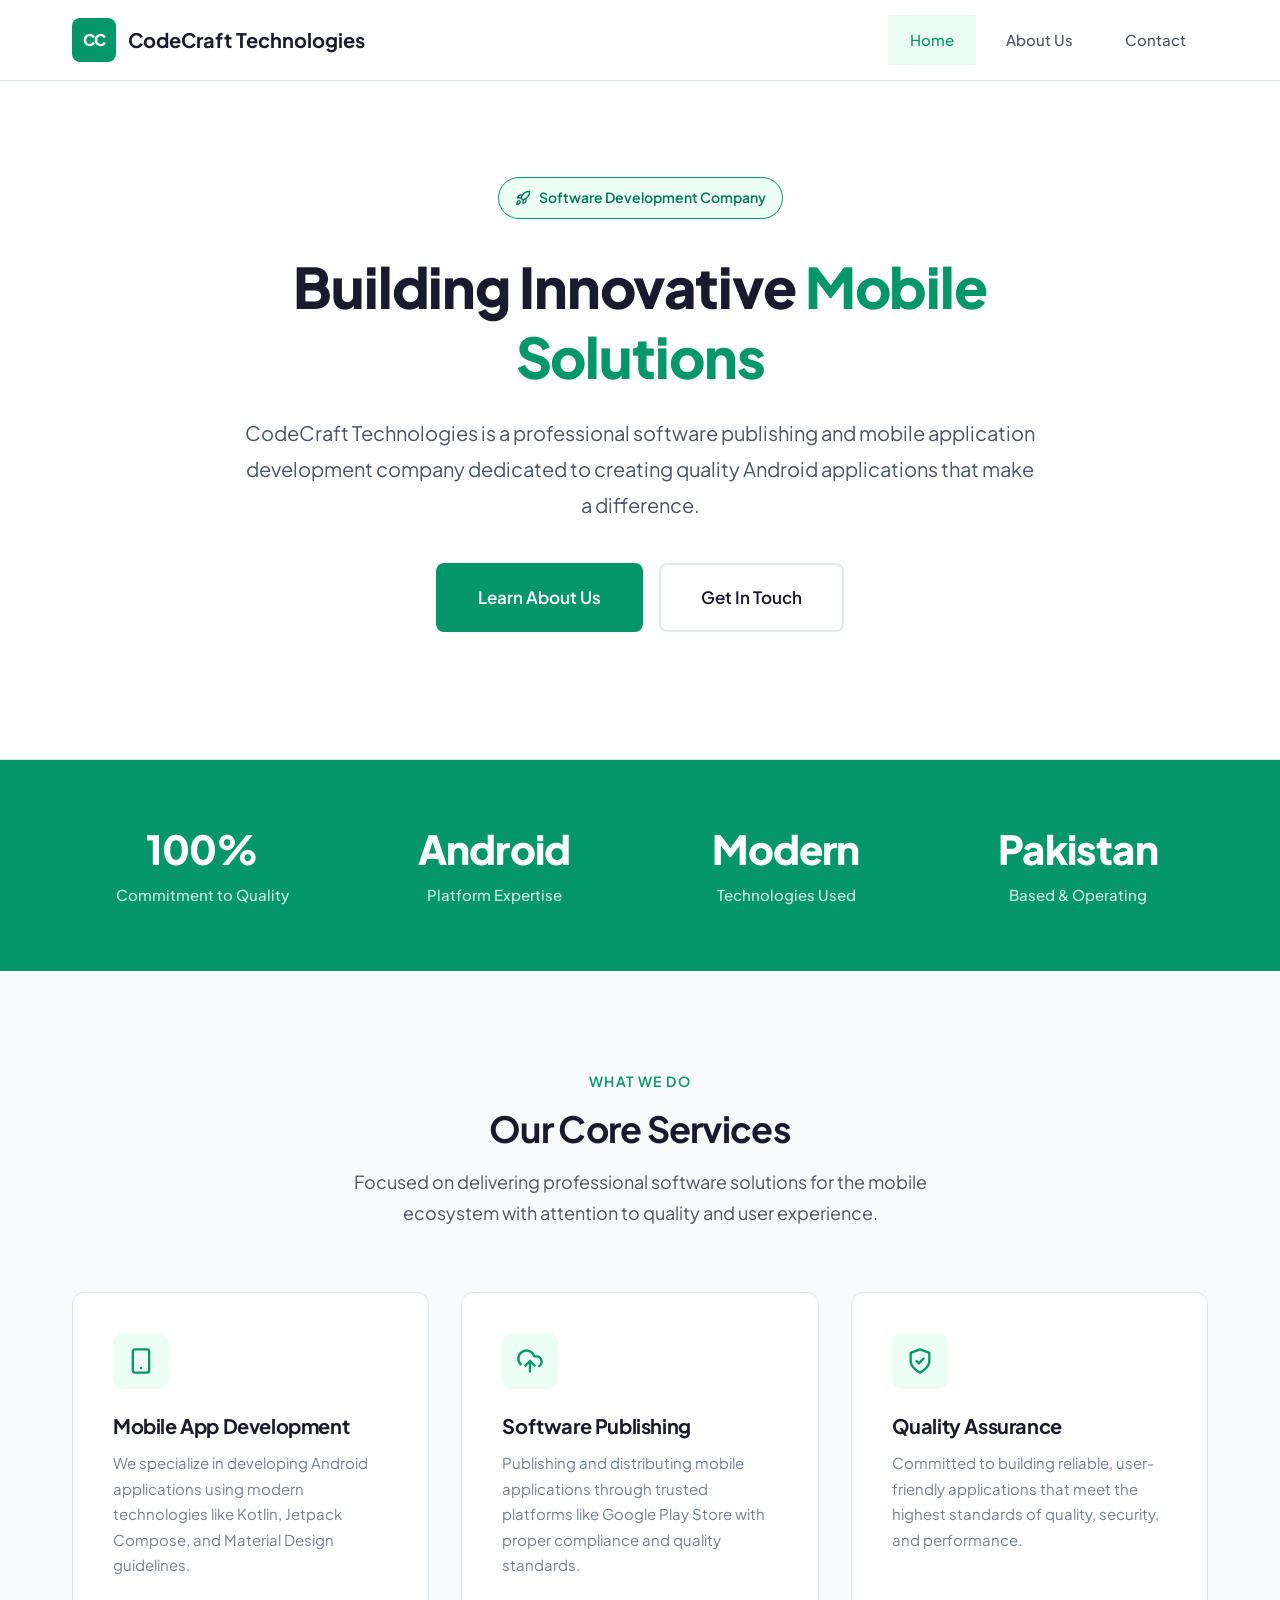
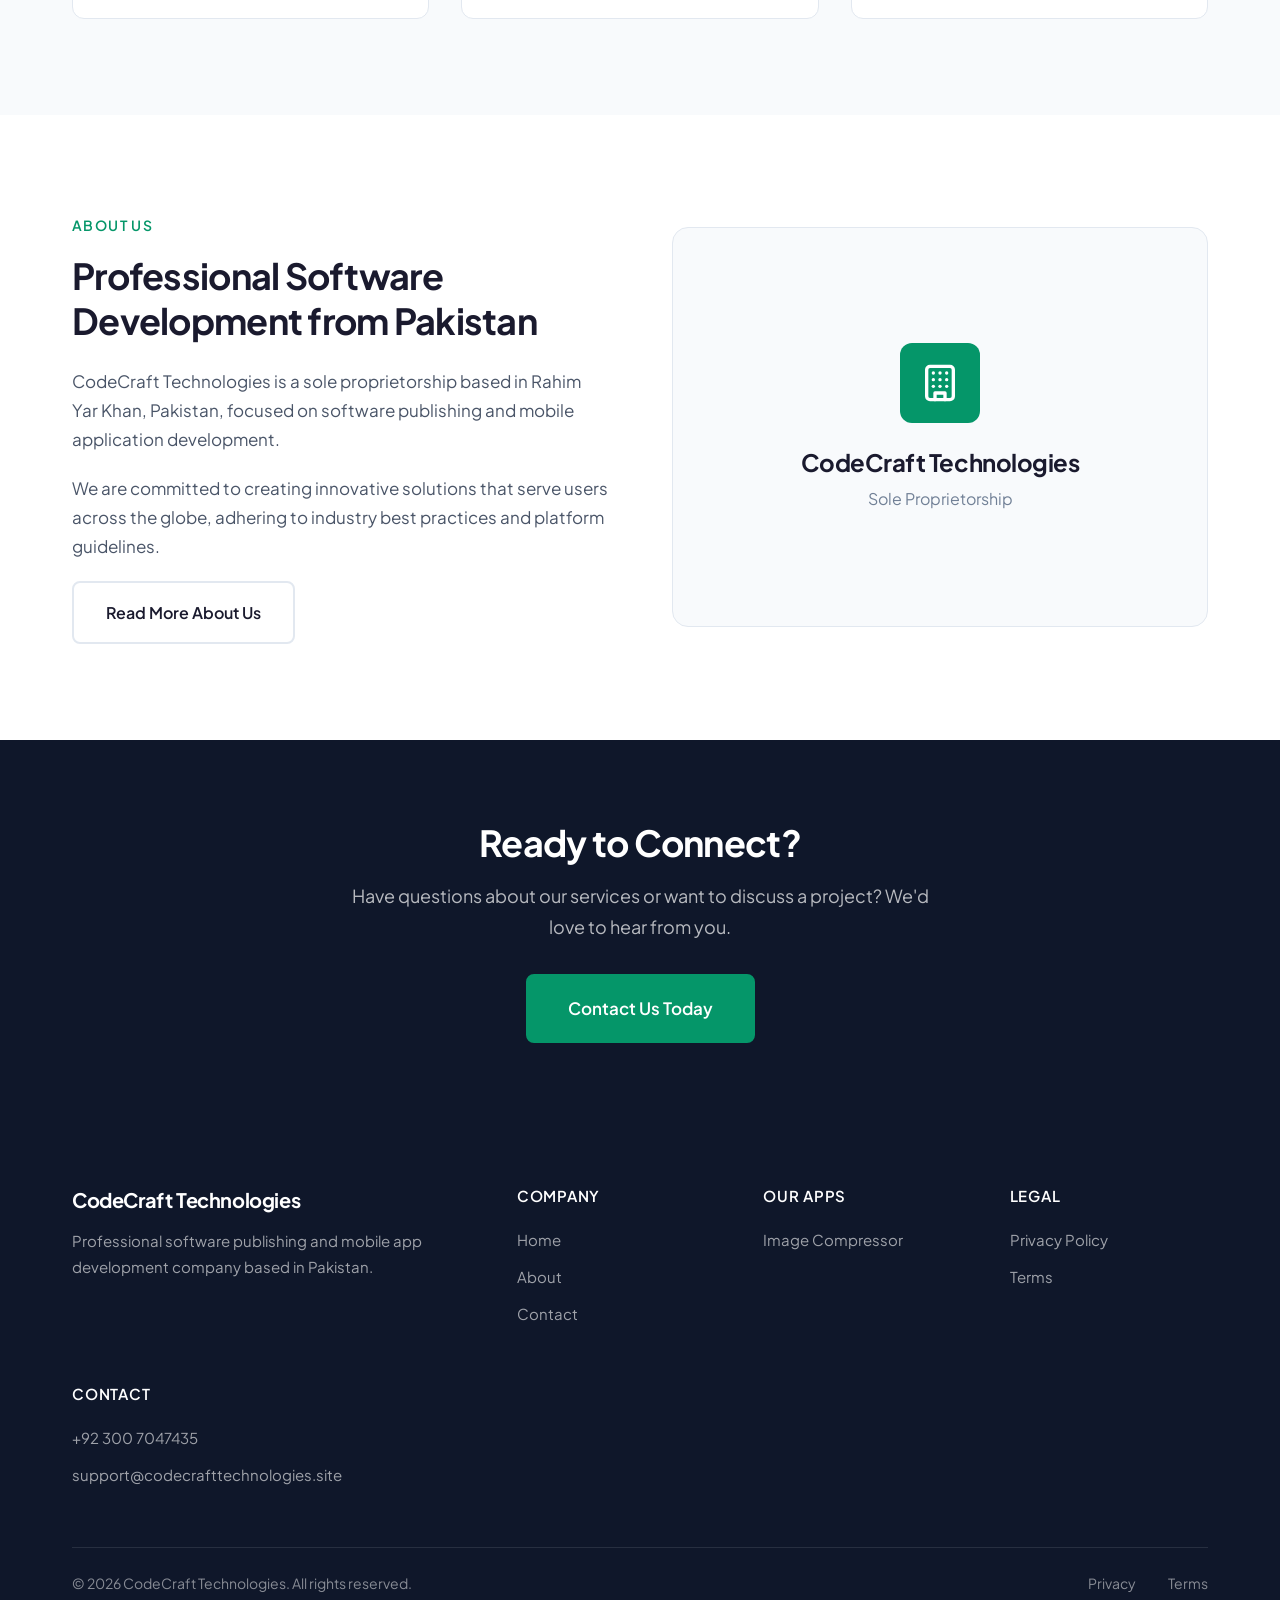
<file: index.html>
<!DOCTYPE html>
<html lang="en">

<head>
    <meta charset="UTF-8">
    <meta name="viewport" content="width=device-width, initial-scale=1.0">
    <meta name="description"
        content="CodeCraft Technologies - Professional software publishing and mobile application development company based in Pakistan.">
    <title>CodeCraft Technologies | Software & Mobile App Development</title>
    <link rel="stylesheet" href="css/style.css">
</head>

<body>
    <!-- Header -->
    <header class="header">
        <div class="container">
            <a href="index.html" class="logo">
                <span class="logo-icon">CC</span>
                CodeCraft Technologies
            </a>
            <nav class="nav" id="nav">
                <a href="index.html" class="nav-link active">Home</a>
                <a href="about.html" class="nav-link">About Us</a>
                <a href="contact.html" class="nav-link">Contact</a>
            </nav>
            <button class="mobile-menu-btn" id="menuBtn" aria-label="Toggle menu">
                <svg xmlns="http://www.w3.org/2000/svg" width="24" height="24" viewBox="0 0 24 24" fill="none"
                    stroke="currentColor" stroke-width="2" stroke-linecap="round" stroke-linejoin="round">
                    <line x1="4" x2="20" y1="12" y2="12" />
                    <line x1="4" x2="20" y1="6" y2="6" />
                    <line x1="4" x2="20" y1="18" y2="18" />
                </svg>
            </button>
        </div>
    </header>

    <!-- Hero Section -->
    <section class="hero">
        <div class="container">
            <div class="hero-content">
                <span class="hero-badge">
                    <svg xmlns="http://www.w3.org/2000/svg" width="16" height="16" viewBox="0 0 24 24" fill="none"
                        stroke="currentColor" stroke-width="2" stroke-linecap="round" stroke-linejoin="round">
                        <path
                            d="M4.5 16.5c-1.5 1.26-2 5-2 5s3.74-.5 5-2c.71-.84.7-2.13-.09-2.91a2.18 2.18 0 0 0-2.91-.09z" />
                        <path
                            d="m12 15-3-3a22 22 0 0 1 2-3.95A12.88 12.88 0 0 1 22 2c0 2.72-.78 7.5-6 11a22.35 22.35 0 0 1-4 2z" />
                        <path d="M9 12H4s.55-3.03 2-4c1.62-1.08 5 0 5 0" />
                        <path d="M12 15v5s3.03-.55 4-2c1.08-1.62 0-5 0-5" />
                    </svg>
                    Software Development Company
                </span>
                <h1>Building Innovative <span class="highlight">Mobile Solutions</span></h1>
                <p class="lead">CodeCraft Technologies is a professional software publishing and mobile application
                    development company dedicated to creating quality Android applications that make a difference.</p>
                <div class="hero-buttons">
                    <a href="about.html" class="btn btn-primary btn-lg">Learn About Us</a>
                    <a href="contact.html" class="btn btn-outline btn-lg">Get In Touch</a>
                </div>
            </div>
        </div>
    </section>

    <!-- Stats Section -->
    <section class="stats">
        <div class="container">
            <div class="stats-grid">
                <div class="stat-item">
                    <h3>100%</h3>
                    <p>Commitment to Quality</p>
                </div>
                <div class="stat-item">
                    <h3>Android</h3>
                    <p>Platform Expertise</p>
                </div>
                <div class="stat-item">
                    <h3>Modern</h3>
                    <p>Technologies Used</p>
                </div>
                <div class="stat-item">
                    <h3>Pakistan</h3>
                    <p>Based & Operating</p>
                </div>
            </div>
        </div>
    </section>

    <!-- Services Section -->
    <section class="section features">
        <div class="container">
            <div class="section-header">
                <span class="section-label">What We Do</span>
                <h2>Our Core Services</h2>
                <p>Focused on delivering professional software solutions for the mobile ecosystem with attention to
                    quality and user experience.</p>
            </div>
            <div class="features-grid">
                <div class="feature-card">
                    <div class="feature-icon">
                        <svg xmlns="http://www.w3.org/2000/svg" width="28" height="28" viewBox="0 0 24 24" fill="none"
                            stroke="currentColor" stroke-width="2" stroke-linecap="round" stroke-linejoin="round">
                            <rect width="14" height="20" x="5" y="2" rx="2" ry="2" />
                            <path d="M12 18h.01" />
                        </svg>
                    </div>
                    <h3>Mobile App Development</h3>
                    <p>We specialize in developing Android applications using modern technologies like Kotlin, Jetpack
                        Compose, and Material Design guidelines.</p>
                </div>
                <div class="feature-card">
                    <div class="feature-icon">
                        <svg xmlns="http://www.w3.org/2000/svg" width="28" height="28" viewBox="0 0 24 24" fill="none"
                            stroke="currentColor" stroke-width="2" stroke-linecap="round" stroke-linejoin="round">
                            <path d="M4 14.899A7 7 0 1 1 15.71 8h1.79a4.5 4.5 0 0 1 2.5 8.242" />
                            <path d="M12 12v9" />
                            <path d="m16 16-4-4-4 4" />
                        </svg>
                    </div>
                    <h3>Software Publishing</h3>
                    <p>Publishing and distributing mobile applications through trusted platforms like Google Play Store
                        with proper compliance and quality standards.</p>
                </div>
                <div class="feature-card">
                    <div class="feature-icon">
                        <svg xmlns="http://www.w3.org/2000/svg" width="28" height="28" viewBox="0 0 24 24" fill="none"
                            stroke="currentColor" stroke-width="2" stroke-linecap="round" stroke-linejoin="round">
                            <path d="M12 22s8-4 8-10V5l-8-3-8 3v7c0 6 8 10 8 10" />
                            <path d="m9 12 2 2 4-4" />
                        </svg>
                    </div>
                    <h3>Quality Assurance</h3>
                    <p>Committed to building reliable, user-friendly applications that meet the highest standards of
                        quality, security, and performance.</p>
                </div>
            </div>
        </div>
    </section>

    <!-- About Preview Section -->
    <section class="section about-preview">
        <div class="container">
            <div class="about-content-wrapper">
                <div class="about-text">
                    <span class="section-label">About Us</span>
                    <h2>Professional Software Development from Pakistan</h2>
                    <p>CodeCraft Technologies is a sole proprietorship based in Rahim Yar Khan, Pakistan, focused on
                        software publishing and mobile application development.</p>
                    <p>We are committed to creating innovative solutions that serve users across the globe, adhering to
                        industry best practices and platform guidelines.</p>
                    <a href="about.html" class="btn btn-outline">Read More About Us</a>
                </div>
                <div class="about-visual">
                    <div class="about-visual-icon">
                        <svg xmlns="http://www.w3.org/2000/svg" width="40" height="40" viewBox="0 0 24 24" fill="none"
                            stroke="currentColor" stroke-width="2" stroke-linecap="round" stroke-linejoin="round">
                            <rect width="16" height="20" x="4" y="2" rx="2" ry="2" />
                            <path d="M9 22v-4h6v4" />
                            <path d="M8 6h.01" />
                            <path d="M16 6h.01" />
                            <path d="M12 6h.01" />
                            <path d="M12 10h.01" />
                            <path d="M12 14h.01" />
                            <path d="M16 10h.01" />
                            <path d="M16 14h.01" />
                            <path d="M8 10h.01" />
                            <path d="M8 14h.01" />
                        </svg>
                    </div>
                    <h3>CodeCraft Technologies</h3>
                    <p>Sole Proprietorship</p>
                </div>
            </div>
        </div>
    </section>

    <!-- CTA Section -->
    <section class="cta-section">
        <div class="container">
            <div class="cta-content">
                <h2>Ready to Connect?</h2>
                <p>Have questions about our services or want to discuss a project? We'd love to hear from you.</p>
                <a href="contact.html" class="btn btn-primary btn-lg">Contact Us Today</a>
            </div>
        </div>
    </section>

    <!-- Footer -->
    <footer class="footer">
        <div class="container">
            <div class="footer-grid">
                <div class="footer-brand">
                    <h3>CodeCraft Technologies</h3>
                    <p>Professional software publishing and mobile app development company based in Pakistan.</p>
                </div>
                <div class="footer-nav">
                    <h4>Company</h4>
                    <ul class="footer-links">
                        <li><a href="index.html">Home</a></li>
                        <li><a href="about.html">About</a></li>
                        <li><a href="contact.html">Contact</a></li>
                    </ul>
                </div>
                <div class="footer-nav">
                    <h4>Our Apps</h4>
                    <ul class="footer-links">
                        <li><a href="apps/image-comressor/index.html">Image Compressor</a></li>
                    </ul>
                </div>
                <div class="footer-nav">
                    <h4>Legal</h4>
                    <ul class="footer-links">
                        <li><a href="privacy.html">Privacy Policy</a></li>
                        <li><a href="terms.html">Terms</a></li>
                    </ul>
                </div>
                <div class="footer-nav">
                    <h4>Contact</h4>
                    <ul class="footer-links">
                        <li><a href="tel:+923007047435">+92 300 7047435</a></li>
                        <li><a href="mailto:support@codecrafttechnologies.site">support@codecrafttechnologies.site</a></li>
                    </ul>
                </div>
            </div>
            <div class="footer-bottom">
                <p>&copy; 2026 CodeCraft Technologies. All rights reserved.</p>
                <div class="footer-bottom-links">
                    <a href="privacy.html">Privacy</a>
                    <a href="terms.html">Terms</a>
                </div>
            </div>
        </div>
    </footer>

    <script>
        document.getElementById('menuBtn').addEventListener('click', function () {
            document.getElementById('nav').classList.toggle('active');
        });
    </script>
</body>

</html>
</file>
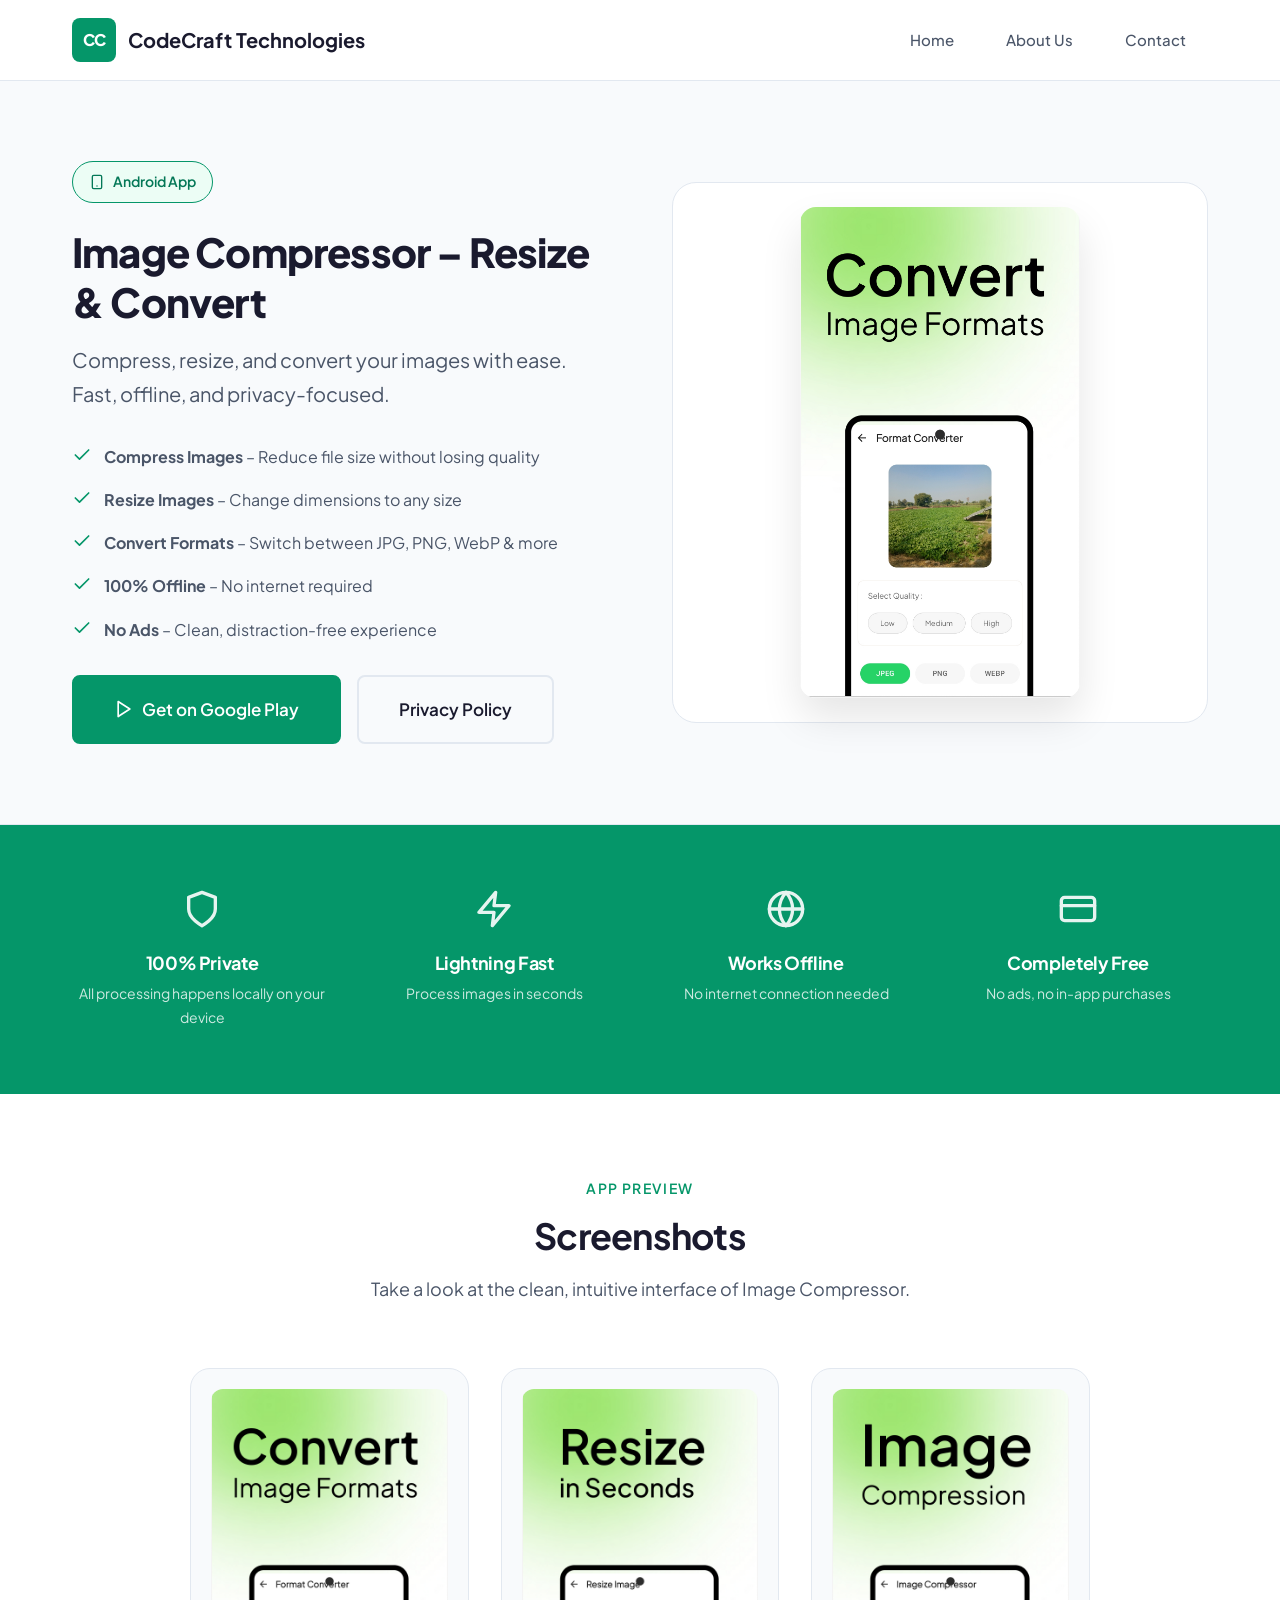
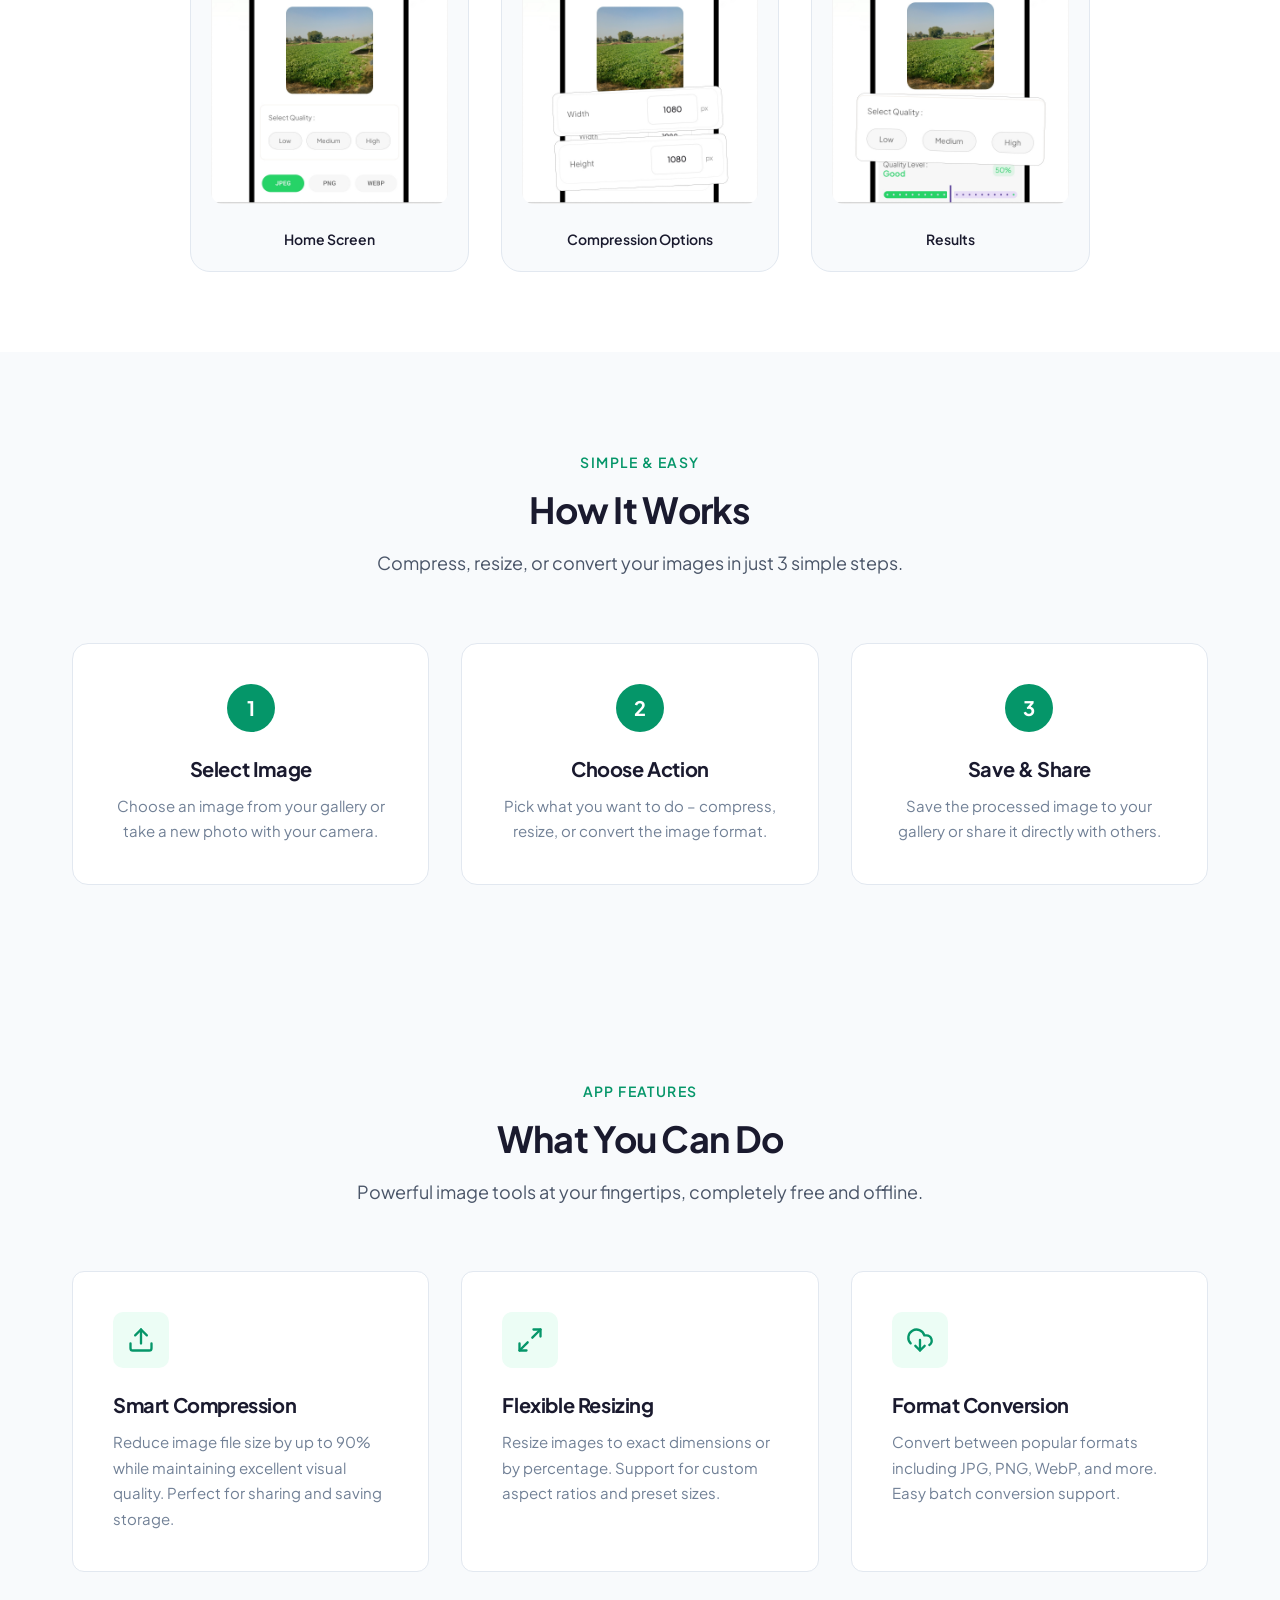
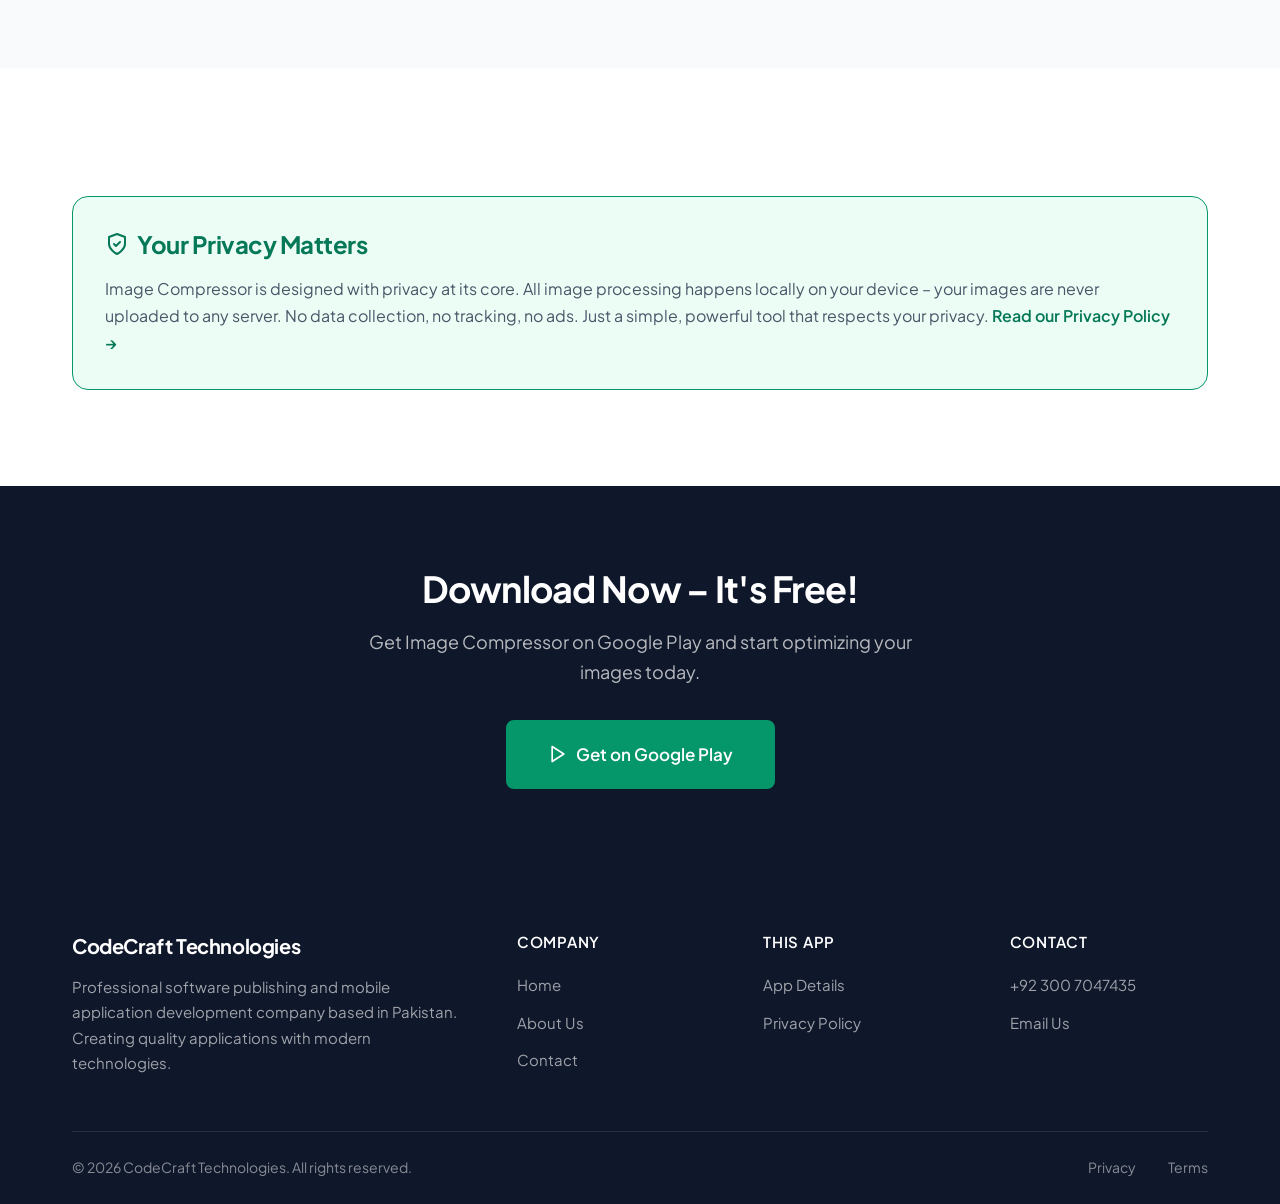
<file: apps/image-comressor/index.html>
<!DOCTYPE html>
<html lang="en">

<head>
    <meta charset="UTF-8">
    <meta name="viewport" content="width=device-width, initial-scale=1.0">
    <meta name="description"
        content="Image Compressor – Resize & Convert is a powerful Android app to compress, resize, and convert images. Completely offline and privacy-focused.">
    <title>Image Compressor – Resize & Convert | CodeCraft Technologies</title>
    <link rel="stylesheet" href="../../css/style.css">
    <style>
        /* App Landing Page Styles */
        .app-hero {
            padding: 5rem 0;
            background-color: var(--color-background);
            border-bottom: 1px solid var(--color-border);
        }

        .app-hero-content {
            display: grid;
            grid-template-columns: 1fr 1fr;
            gap: 4rem;
            align-items: center;
        }

        .app-info h1 {
            font-size: 2.5rem;
            margin-bottom: 1rem;
        }

        .app-info .app-tagline {
            font-size: 1.25rem;
            color: var(--color-text-secondary);
            margin-bottom: 2rem;
        }

        .app-badge {
            display: inline-flex;
            align-items: center;
            gap: 0.5rem;
            padding: 0.5rem 1rem;
            background-color: var(--color-primary-subtle);
            color: var(--color-primary-dark);
            font-size: 0.875rem;
            font-weight: 600;
            margin-bottom: 1.5rem;
            border: 1px solid var(--color-primary);
            border-radius: 50px;
        }

        .app-buttons {
            display: flex;
            gap: 1rem;
            flex-wrap: wrap;
            margin-top: 2rem;
        }

        .app-screenshot-main {
            background-color: var(--color-white);
            border: 1px solid var(--color-border);
            border-radius: 24px;
            padding: 1.5rem;
            display: flex;
            align-items: center;
            justify-content: center;
        }

        .app-screenshot-main img {
            max-width: 280px;
            width: 100%;
            border-radius: 16px;
            box-shadow: 0 20px 40px rgba(0, 0, 0, 0.1);
        }

        .features-list {
            list-style: none;
            padding: 0;
            margin: 1.5rem 0;
        }

        .features-list li {
            display: flex;
            align-items: flex-start;
            gap: 0.75rem;
            margin-bottom: 1rem;
            color: var(--color-text-secondary);
        }

        .features-list li svg {
            flex-shrink: 0;
            color: var(--color-primary);
            margin-top: 2px;
        }

        .privacy-highlight {
            background-color: var(--color-primary-subtle);
            border: 1px solid var(--color-primary);
            border-radius: 16px;
            padding: 2rem;
            margin-top: 2rem;
        }

        .privacy-highlight h3 {
            color: var(--color-primary-dark);
            margin-bottom: 1rem;
            display: flex;
            align-items: center;
            gap: 0.5rem;
        }

        .privacy-highlight p {
            margin-bottom: 0;
        }

        /* Screenshots Gallery */
        .screenshots-section {
            background-color: var(--color-white);
            padding: 5rem 0;
        }

        .screenshots-grid {
            display: grid;
            grid-template-columns: repeat(3, 1fr);
            gap: 2rem;
            max-width: 900px;
            margin: 0 auto;
        }

        .screenshot-item {
            background-color: var(--color-background);
            border: 1px solid var(--color-border);
            border-radius: 20px;
            padding: 1.25rem;
            transition: transform 0.3s ease, border-color 0.3s ease;
        }

        .screenshot-item:hover {
            transform: translateY(-5px);
            border-color: var(--color-primary);
        }

        .screenshot-item img {
            width: 100%;
            border-radius: 12px;
        }

        .screenshot-item p {
            text-align: center;
            margin: 1rem 0 0;
            font-size: 0.875rem;
            font-weight: 600;
            color: var(--color-text);
        }

        /* Key Highlights */
        .highlights-section {
            background-color: var(--color-primary);
            padding: 4rem 0;
        }

        .highlights-grid {
            display: grid;
            grid-template-columns: repeat(4, 1fr);
            gap: 2rem;
            text-align: center;
        }

        .highlight-item {
            color: var(--color-white);
        }

        .highlight-item svg {
            width: 40px;
            height: 40px;
            margin-bottom: 1rem;
            opacity: 0.9;
        }

        .highlight-item h4 {
            color: var(--color-white);
            font-size: 1.125rem;
            margin-bottom: 0.5rem;
        }

        .highlight-item p {
            color: rgba(255, 255, 255, 0.8);
            font-size: 0.875rem;
            margin: 0;
        }

        /* How It Works */
        .how-it-works {
            background-color: var(--color-background);
        }

        .steps-grid {
            display: grid;
            grid-template-columns: repeat(3, 1fr);
            gap: 2rem;
        }

        .step-card {
            background-color: var(--color-white);
            border: 1px solid var(--color-border);
            border-radius: 16px;
            padding: 2.5rem 2rem;
            text-align: center;
            position: relative;
        }

        .step-number {
            width: 48px;
            height: 48px;
            background-color: var(--color-primary);
            color: var(--color-white);
            font-size: 1.25rem;
            font-weight: 700;
            border-radius: 50%;
            display: flex;
            align-items: center;
            justify-content: center;
            margin: 0 auto 1.5rem;
        }

        .step-card h3 {
            font-size: 1.25rem;
            margin-bottom: 0.75rem;
        }

        .step-card p {
            color: var(--color-text-muted);
            margin: 0;
            font-size: 0.9375rem;
        }

        @media (max-width: 992px) {
            .highlights-grid {
                grid-template-columns: repeat(2, 1fr);
            }

            .screenshots-grid {
                grid-template-columns: repeat(2, 1fr);
            }

            .screenshots-grid .screenshot-item:last-child {
                grid-column: span 2;
                max-width: 300px;
                margin: 0 auto;
            }
        }

        @media (max-width: 768px) {
            .app-hero-content {
                grid-template-columns: 1fr;
                gap: 2rem;
            }

            .app-screenshot-main {
                order: -1;
                max-width: 320px;
                margin: 0 auto;
            }

            .app-info h1 {
                font-size: 2rem;
                text-align: center;
            }

            .app-info .app-tagline {
                text-align: center;
            }

            .app-badge {
                display: flex;
                justify-content: center;
            }

            .app-buttons {
                justify-content: center;
            }

            .features-list {
                max-width: 400px;
                margin-left: auto;
                margin-right: auto;
            }

            .screenshots-grid {
                grid-template-columns: 1fr;
                max-width: 280px;
            }

            .screenshots-grid .screenshot-item:last-child {
                grid-column: auto;
                max-width: none;
            }

            .steps-grid {
                grid-template-columns: 1fr;
            }

            .highlights-grid {
                grid-template-columns: 1fr 1fr;
                gap: 1.5rem;
            }
        }
    </style>
</head>

<body>
    <!-- Header -->
    <header class="header">
        <div class="container">
            <a href="../../index.html" class="logo">
                <span class="logo-icon">CC</span>
                CodeCraft Technologies
            </a>
            <nav class="nav" id="nav">
                <a href="../../index.html" class="nav-link">Home</a>
                <a href="../../about.html" class="nav-link">About Us</a>
                <a href="../../contact.html" class="nav-link">Contact</a>
            </nav>
            <button class="mobile-menu-btn" id="menuBtn" aria-label="Toggle menu">
                <svg xmlns="http://www.w3.org/2000/svg" width="24" height="24" viewBox="0 0 24 24" fill="none"
                    stroke="currentColor" stroke-width="2" stroke-linecap="round" stroke-linejoin="round">
                    <line x1="4" x2="20" y1="12" y2="12" />
                    <line x1="4" x2="20" y1="6" y2="6" />
                    <line x1="4" x2="20" y1="18" y2="18" />
                </svg>
            </button>
        </div>
    </header>

    <!-- App Hero -->
    <section class="app-hero">
        <div class="container">
            <div class="app-hero-content">
                <div class="app-info">
                    <span class="app-badge">
                        <svg xmlns="http://www.w3.org/2000/svg" width="16" height="16" viewBox="0 0 24 24" fill="none"
                            stroke="currentColor" stroke-width="2" stroke-linecap="round" stroke-linejoin="round">
                            <rect width="14" height="20" x="5" y="2" rx="2" ry="2" />
                            <path d="M12 18h.01" />
                        </svg>
                        Android App
                    </span>
                    <h1>Image Compressor – Resize & Convert</h1>
                    <p class="app-tagline">Compress, resize, and convert your images with ease. Fast, offline, and
                        privacy-focused.</p>

                    <ul class="features-list">
                        <li>
                            <svg xmlns="http://www.w3.org/2000/svg" width="20" height="20" viewBox="0 0 24 24"
                                fill="none" stroke="currentColor" stroke-width="2" stroke-linecap="round"
                                stroke-linejoin="round">
                                <polyline points="20 6 9 17 4 12" />
                            </svg>
                            <span><strong>Compress Images</strong> – Reduce file size without losing quality</span>
                        </li>
                        <li>
                            <svg xmlns="http://www.w3.org/2000/svg" width="20" height="20" viewBox="0 0 24 24"
                                fill="none" stroke="currentColor" stroke-width="2" stroke-linecap="round"
                                stroke-linejoin="round">
                                <polyline points="20 6 9 17 4 12" />
                            </svg>
                            <span><strong>Resize Images</strong> – Change dimensions to any size</span>
                        </li>
                        <li>
                            <svg xmlns="http://www.w3.org/2000/svg" width="20" height="20" viewBox="0 0 24 24"
                                fill="none" stroke="currentColor" stroke-width="2" stroke-linecap="round"
                                stroke-linejoin="round">
                                <polyline points="20 6 9 17 4 12" />
                            </svg>
                            <span><strong>Convert Formats</strong> – Switch between JPG, PNG, WebP & more</span>
                        </li>
                        <li>
                            <svg xmlns="http://www.w3.org/2000/svg" width="20" height="20" viewBox="0 0 24 24"
                                fill="none" stroke="currentColor" stroke-width="2" stroke-linecap="round"
                                stroke-linejoin="round">
                                <polyline points="20 6 9 17 4 12" />
                            </svg>
                            <span><strong>100% Offline</strong> – No internet required</span>
                        </li>
                        <li>
                            <svg xmlns="http://www.w3.org/2000/svg" width="20" height="20" viewBox="0 0 24 24"
                                fill="none" stroke="currentColor" stroke-width="2" stroke-linecap="round"
                                stroke-linejoin="round">
                                <polyline points="20 6 9 17 4 12" />
                            </svg>
                            <span><strong>No Ads</strong> – Clean, distraction-free experience</span>
                        </li>
                    </ul>

                    <div class="app-buttons">
                        <a href="#" class="btn btn-primary btn-lg">
                            <svg xmlns="http://www.w3.org/2000/svg" width="20" height="20" viewBox="0 0 24 24"
                                fill="none" stroke="currentColor" stroke-width="2" stroke-linecap="round"
                                stroke-linejoin="round">
                                <polygon points="5 3 19 12 5 21 5 3" />
                            </svg>
                            Get on Google Play
                        </a>
                        <a href="privacy.html" class="btn btn-outline btn-lg">Privacy Policy</a>
                    </div>
                </div>
                <div class="app-screenshot-main">
                    <img src="screenshot1.jpg" alt="Image Compressor App Screenshot">
                </div>
            </div>
        </div>
    </section>

    <!-- Key Highlights -->
    <section class="highlights-section">
        <div class="container">
            <div class="highlights-grid">
                <div class="highlight-item">
                    <svg xmlns="http://www.w3.org/2000/svg" width="40" height="40" viewBox="0 0 24 24" fill="none"
                        stroke="currentColor" stroke-width="2" stroke-linecap="round" stroke-linejoin="round">
                        <path d="M12 22s8-4 8-10V5l-8-3-8 3v7c0 6 8 10 8 10" />
                    </svg>
                    <h4>100% Private</h4>
                    <p>All processing happens locally on your device</p>
                </div>
                <div class="highlight-item">
                    <svg xmlns="http://www.w3.org/2000/svg" width="40" height="40" viewBox="0 0 24 24" fill="none"
                        stroke="currentColor" stroke-width="2" stroke-linecap="round" stroke-linejoin="round">
                        <path d="M13 2 3 14h9l-1 8 10-12h-9l1-8z" />
                    </svg>
                    <h4>Lightning Fast</h4>
                    <p>Process images in seconds</p>
                </div>
                <div class="highlight-item">
                    <svg xmlns="http://www.w3.org/2000/svg" width="40" height="40" viewBox="0 0 24 24" fill="none"
                        stroke="currentColor" stroke-width="2" stroke-linecap="round" stroke-linejoin="round">
                        <circle cx="12" cy="12" r="10" />
                        <line x1="2" x2="22" y1="12" y2="12" />
                        <path
                            d="M12 2a15.3 15.3 0 0 1 4 10 15.3 15.3 0 0 1-4 10 15.3 15.3 0 0 1-4-10 15.3 15.3 0 0 1 4-10z" />
                    </svg>
                    <h4>Works Offline</h4>
                    <p>No internet connection needed</p>
                </div>
                <div class="highlight-item">
                    <svg xmlns="http://www.w3.org/2000/svg" width="40" height="40" viewBox="0 0 24 24" fill="none"
                        stroke="currentColor" stroke-width="2" stroke-linecap="round" stroke-linejoin="round">
                        <rect width="20" height="14" x="2" y="5" rx="2" />
                        <line x1="2" x2="22" y1="10" y2="10" />
                    </svg>
                    <h4>Completely Free</h4>
                    <p>No ads, no in-app purchases</p>
                </div>
            </div>
        </div>
    </section>

    <!-- Screenshots Gallery -->
    <section class="screenshots-section">
        <div class="container">
            <div class="section-header">
                <span class="section-label">App Preview</span>
                <h2>Screenshots</h2>
                <p>Take a look at the clean, intuitive interface of Image Compressor.</p>
            </div>
            <div class="screenshots-grid">
                <div class="screenshot-item">
                    <img src="screenshot1.jpg" alt="Image Compressor - Home Screen">
                    <p>Home Screen</p>
                </div>
                <div class="screenshot-item">
                    <img src="screenshot2.jpg" alt="Image Compressor - Compression Options">
                    <p>Compression Options</p>
                </div>
                <div class="screenshot-item">
                    <img src="screenshot3.jpg" alt="Image Compressor - Results">
                    <p>Results</p>
                </div>
            </div>
        </div>
    </section>

    <!-- How It Works -->
    <section class="section how-it-works">
        <div class="container">
            <div class="section-header">
                <span class="section-label">Simple & Easy</span>
                <h2>How It Works</h2>
                <p>Compress, resize, or convert your images in just 3 simple steps.</p>
            </div>
            <div class="steps-grid">
                <div class="step-card">
                    <div class="step-number">1</div>
                    <h3>Select Image</h3>
                    <p>Choose an image from your gallery or take a new photo with your camera.</p>
                </div>
                <div class="step-card">
                    <div class="step-number">2</div>
                    <h3>Choose Action</h3>
                    <p>Pick what you want to do – compress, resize, or convert the image format.</p>
                </div>
                <div class="step-card">
                    <div class="step-number">3</div>
                    <h3>Save & Share</h3>
                    <p>Save the processed image to your gallery or share it directly with others.</p>
                </div>
            </div>
        </div>
    </section>

    <!-- Features Section -->
    <section class="section features">
        <div class="container">
            <div class="section-header">
                <span class="section-label">App Features</span>
                <h2>What You Can Do</h2>
                <p>Powerful image tools at your fingertips, completely free and offline.</p>
            </div>
            <div class="features-grid">
                <div class="feature-card">
                    <div class="feature-icon">
                        <svg xmlns="http://www.w3.org/2000/svg" width="28" height="28" viewBox="0 0 24 24" fill="none"
                            stroke="currentColor" stroke-width="2" stroke-linecap="round" stroke-linejoin="round">
                            <path d="M21 15v4a2 2 0 0 1-2 2H5a2 2 0 0 1-2-2v-4" />
                            <polyline points="17 8 12 3 7 8" />
                            <line x1="12" x2="12" y1="3" y2="15" />
                        </svg>
                    </div>
                    <h3>Smart Compression</h3>
                    <p>Reduce image file size by up to 90% while maintaining excellent visual quality. Perfect for
                        sharing and saving storage.</p>
                </div>
                <div class="feature-card">
                    <div class="feature-icon">
                        <svg xmlns="http://www.w3.org/2000/svg" width="28" height="28" viewBox="0 0 24 24" fill="none"
                            stroke="currentColor" stroke-width="2" stroke-linecap="round" stroke-linejoin="round">
                            <path d="M15 3h6v6" />
                            <path d="M9 21H3v-6" />
                            <path d="m21 3-7 7" />
                            <path d="m3 21 7-7" />
                        </svg>
                    </div>
                    <h3>Flexible Resizing</h3>
                    <p>Resize images to exact dimensions or by percentage. Support for custom aspect ratios and preset
                        sizes.</p>
                </div>
                <div class="feature-card">
                    <div class="feature-icon">
                        <svg xmlns="http://www.w3.org/2000/svg" width="28" height="28" viewBox="0 0 24 24" fill="none"
                            stroke="currentColor" stroke-width="2" stroke-linecap="round" stroke-linejoin="round">
                            <path d="M4 14.899A7 7 0 1 1 15.71 8h1.79a4.5 4.5 0 0 1 2.5 8.242" />
                            <path d="M12 12v9" />
                            <path d="m8 17 4 4 4-4" />
                        </svg>
                    </div>
                    <h3>Format Conversion</h3>
                    <p>Convert between popular formats including JPG, PNG, WebP, and more. Easy batch conversion
                        support.</p>
                </div>
            </div>
        </div>
    </section>

    <!-- Privacy Highlight -->
    <section class="section" style="background-color: var(--color-white);">
        <div class="container">
            <div class="privacy-highlight">
                <h3>
                    <svg xmlns="http://www.w3.org/2000/svg" width="24" height="24" viewBox="0 0 24 24" fill="none"
                        stroke="currentColor" stroke-width="2" stroke-linecap="round" stroke-linejoin="round">
                        <path d="M12 22s8-4 8-10V5l-8-3-8 3v7c0 6 8 10 8 10" />
                        <path d="m9 12 2 2 4-4" />
                    </svg>
                    Your Privacy Matters
                </h3>
                <p>Image Compressor is designed with privacy at its core. All image processing happens locally on your
                    device – your images are never uploaded to any server. No data collection, no tracking, no ads. Just
                    a simple, powerful tool that respects your privacy. <a href="privacy.html"
                        style="color: var(--color-primary-dark); font-weight: 600;">Read our Privacy Policy →</a></p>
            </div>
        </div>
    </section>

    <!-- CTA Section -->
    <section class="cta-section">
        <div class="container">
            <div class="cta-content">
                <h2>Download Now – It's Free!</h2>
                <p>Get Image Compressor on Google Play and start optimizing your images today.</p>
                <a href="#" class="btn btn-primary btn-lg">
                    <svg xmlns="http://www.w3.org/2000/svg" width="20" height="20" viewBox="0 0 24 24" fill="none"
                        stroke="currentColor" stroke-width="2" stroke-linecap="round" stroke-linejoin="round">
                        <polygon points="5 3 19 12 5 21 5 3" />
                    </svg>
                    Get on Google Play
                </a>
            </div>
        </div>
    </section>

    <!-- Footer -->
    <footer class="footer">
        <div class="container">
            <div class="footer-grid">
                <div class="footer-brand">
                    <h3>CodeCraft Technologies</h3>
                    <p>Professional software publishing and mobile application development company based in Pakistan.
                        Creating quality applications with modern technologies.</p>
                </div>
                <div class="footer-nav">
                    <h4>Company</h4>
                    <ul class="footer-links">
                        <li><a href="../../index.html">Home</a></li>
                        <li><a href="../../about.html">About Us</a></li>
                        <li><a href="../../contact.html">Contact</a></li>
                    </ul>
                </div>
                <div class="footer-nav">
                    <h4>This App</h4>
                    <ul class="footer-links">
                        <li><a href="index.html">App Details</a></li>
                        <li><a href="privacy.html">Privacy Policy</a></li>
                    </ul>
                </div>
                <div class="footer-nav">
                    <h4>Contact</h4>
                    <ul class="footer-links">
                        <li><a href="tel:+923007047435">+92 300 7047435</a></li>
                        <li><a href="mailto:support@codecrafttechnologies.site">Email Us</a></li>
                    </ul>
                </div>
            </div>
            <div class="footer-bottom">
                <p>&copy; 2026 CodeCraft Technologies. All rights reserved.</p>
                <div class="footer-bottom-links">
                    <a href="../../privacy.html">Privacy</a>
                    <a href="../../terms.html">Terms</a>
                </div>
            </div>
        </div>
    </footer>

    <script>
        document.getElementById('menuBtn').addEventListener('click', function () {
            document.getElementById('nav').classList.toggle('active');
        });
    </script>
</body>

</html>
</file>
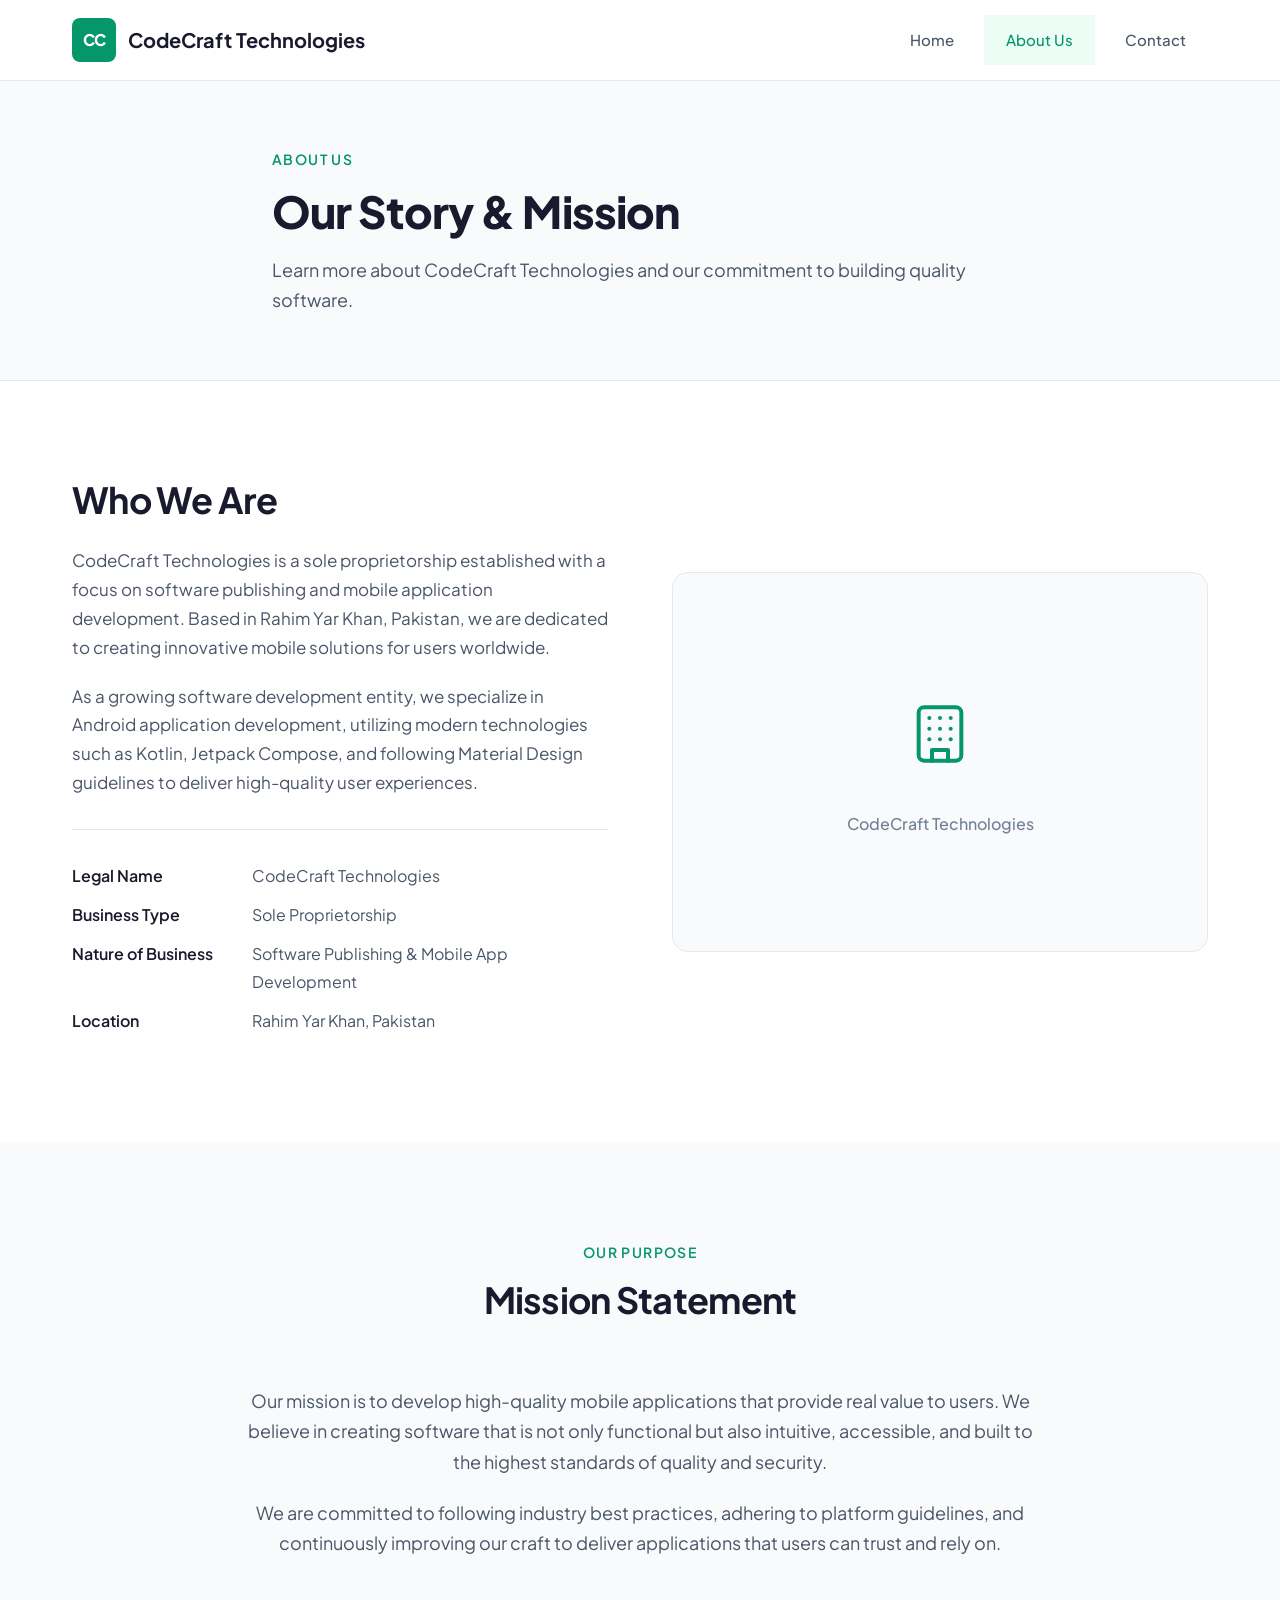
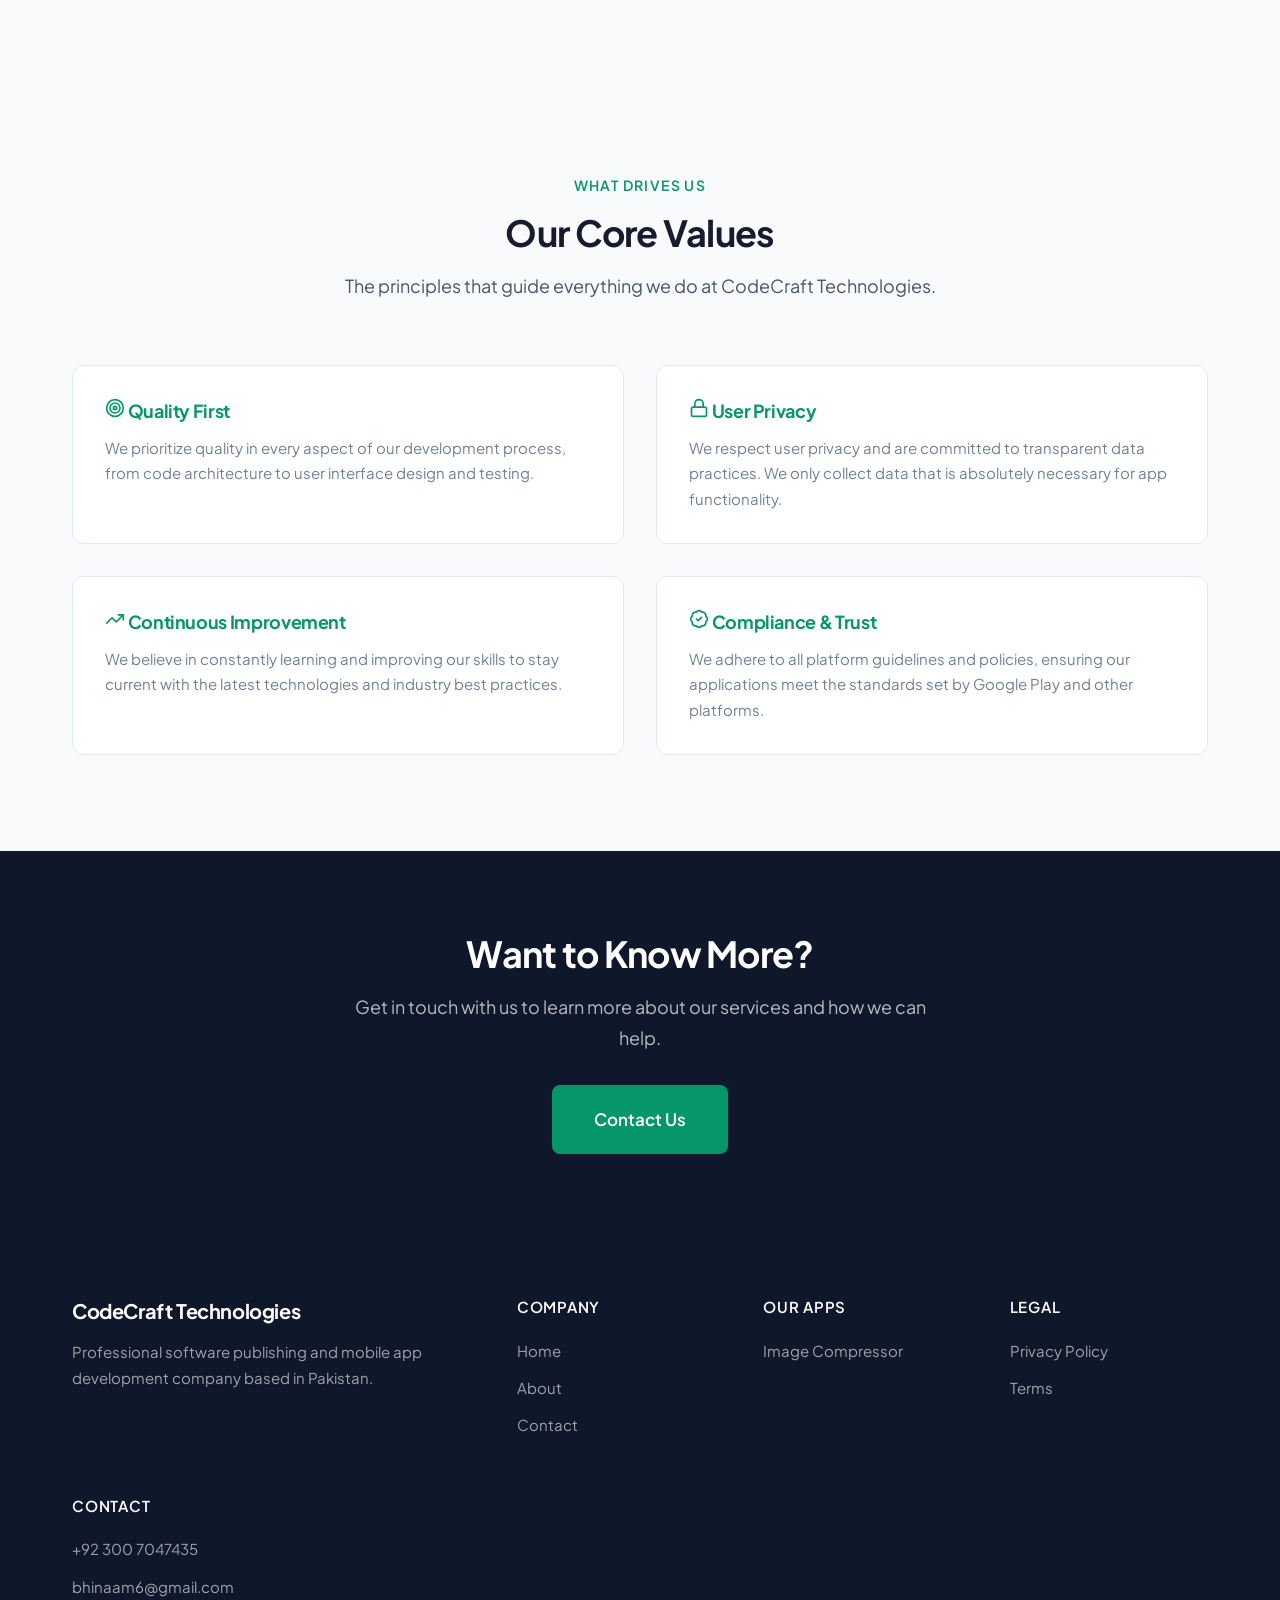
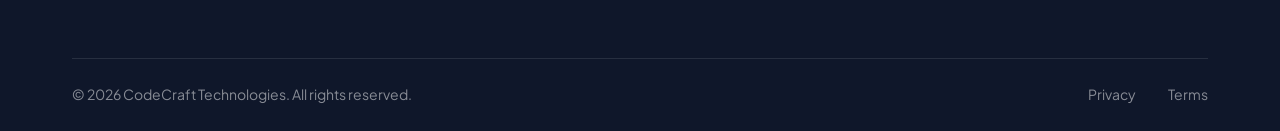
<file: about.html>
<!DOCTYPE html>
<html lang="en">

<head>
    <meta charset="UTF-8">
    <meta name="viewport" content="width=device-width, initial-scale=1.0">
    <meta name="description"
        content="Learn about CodeCraft Technologies - a software publishing and mobile application development company based in Pakistan.">
    <title>About Us | CodeCraft Technologies</title>
    <link rel="stylesheet" href="css/style.css">
</head>

<body>
    <!-- Header -->
    <header class="header">
        <div class="container">
            <a href="index.html" class="logo">
                <span class="logo-icon">CC</span>
                CodeCraft Technologies
            </a>
            <nav class="nav" id="nav">
                <a href="index.html" class="nav-link">Home</a>
                <a href="about.html" class="nav-link active">About Us</a>
                <a href="contact.html" class="nav-link">Contact</a>
            </nav>
            <button class="mobile-menu-btn" id="menuBtn" aria-label="Toggle menu">
                <svg xmlns="http://www.w3.org/2000/svg" width="24" height="24" viewBox="0 0 24 24" fill="none"
                    stroke="currentColor" stroke-width="2" stroke-linecap="round" stroke-linejoin="round">
                    <line x1="4" x2="20" y1="12" y2="12" />
                    <line x1="4" x2="20" y1="6" y2="6" />
                    <line x1="4" x2="20" y1="18" y2="18" />
                </svg>
            </button>
        </div>
    </header>

    <!-- Page Header -->
    <section class="page-header">
        <div class="container">
            <span class="section-label">About Us</span>
            <h1>Our Story & Mission</h1>
            <p>Learn more about CodeCraft Technologies and our commitment to building quality software.</p>
        </div>
    </section>

    <!-- About Intro -->
    <section class="section">
        <div class="container">
            <div class="about-intro">
                <div class="about-intro-content">
                    <h2>Who We Are</h2>
                    <p>CodeCraft Technologies is a sole proprietorship established with a focus on software publishing
                        and mobile application development. Based in Rahim Yar Khan, Pakistan, we are dedicated to
                        creating innovative mobile solutions for users worldwide.</p>
                    <p>As a growing software development entity, we specialize in Android application development,
                        utilizing modern technologies such as Kotlin, Jetpack Compose, and following Material Design
                        guidelines to deliver high-quality user experiences.</p>

                    <div class="about-details">
                        <div class="about-detail-item">
                            <strong>Legal Name</strong>
                            <span>CodeCraft Technologies</span>
                        </div>
                        <div class="about-detail-item">
                            <strong>Business Type</strong>
                            <span>Sole Proprietorship</span>
                        </div>
                        <div class="about-detail-item">
                            <strong>Nature of Business</strong>
                            <span>Software Publishing & Mobile App Development</span>
                        </div>
                        <div class="about-detail-item">
                            <strong>Location</strong>
                            <span>Rahim Yar Khan, Pakistan</span>
                        </div>
                    </div>
                </div>
                <div class="about-image">
                    <span class="about-image-icon">
                        <svg xmlns="http://www.w3.org/2000/svg" width="64" height="64" viewBox="0 0 24 24" fill="none"
                            stroke="currentColor" stroke-width="1.5" stroke-linecap="round" stroke-linejoin="round">
                            <rect width="16" height="20" x="4" y="2" rx="2" ry="2" />
                            <path d="M9 22v-4h6v4" />
                            <path d="M8 6h.01" />
                            <path d="M16 6h.01" />
                            <path d="M12 6h.01" />
                            <path d="M12 10h.01" />
                            <path d="M12 14h.01" />
                            <path d="M16 10h.01" />
                            <path d="M16 14h.01" />
                            <path d="M8 10h.01" />
                            <path d="M8 14h.01" />
                        </svg>
                    </span>
                    <p>CodeCraft Technologies</p>
                </div>
            </div>
        </div>
    </section>

    <!-- Mission Section -->
    <section class="section mission-section" style="background-color: var(--color-background);">
        <div class="container">
            <div class="section-header">
                <span class="section-label">Our Purpose</span>
                <h2>Mission Statement</h2>
            </div>
            <div class="mission-content">
                <p>Our mission is to develop high-quality mobile applications that provide real value to users. We
                    believe in creating software that is not only functional but also intuitive, accessible, and built
                    to the highest standards of quality and security.</p>
                <p>We are committed to following industry best practices, adhering to platform guidelines, and
                    continuously improving our craft to deliver applications that users can trust and rely on.</p>
            </div>
        </div>
    </section>

    <!-- Values Section -->
    <section class="section values-section">
        <div class="container">
            <div class="section-header">
                <span class="section-label">What Drives Us</span>
                <h2>Our Core Values</h2>
                <p>The principles that guide everything we do at CodeCraft Technologies.</p>
            </div>
            <div class="values-grid">
                <div class="value-card">
                    <h3>
                        <svg xmlns="http://www.w3.org/2000/svg" width="20" height="20" viewBox="0 0 24 24" fill="none"
                            stroke="currentColor" stroke-width="2" stroke-linecap="round" stroke-linejoin="round">
                            <circle cx="12" cy="12" r="10" />
                            <circle cx="12" cy="12" r="6" />
                            <circle cx="12" cy="12" r="2" />
                        </svg>
                        Quality First
                    </h3>
                    <p>We prioritize quality in every aspect of our development process, from code architecture to user
                        interface design and testing.</p>
                </div>
                <div class="value-card">
                    <h3>
                        <svg xmlns="http://www.w3.org/2000/svg" width="20" height="20" viewBox="0 0 24 24" fill="none"
                            stroke="currentColor" stroke-width="2" stroke-linecap="round" stroke-linejoin="round">
                            <rect width="18" height="11" x="3" y="11" rx="2" ry="2" />
                            <path d="M7 11V7a5 5 0 0 1 10 0v4" />
                        </svg>
                        User Privacy
                    </h3>
                    <p>We respect user privacy and are committed to transparent data practices. We only collect data
                        that is absolutely necessary for app functionality.</p>
                </div>
                <div class="value-card">
                    <h3>
                        <svg xmlns="http://www.w3.org/2000/svg" width="20" height="20" viewBox="0 0 24 24" fill="none"
                            stroke="currentColor" stroke-width="2" stroke-linecap="round" stroke-linejoin="round">
                            <polyline points="22 7 13.5 15.5 8.5 10.5 2 17" />
                            <polyline points="16 7 22 7 22 13" />
                        </svg>
                        Continuous Improvement
                    </h3>
                    <p>We believe in constantly learning and improving our skills to stay current with the latest
                        technologies and industry best practices.</p>
                </div>
                <div class="value-card">
                    <h3>
                        <svg xmlns="http://www.w3.org/2000/svg" width="20" height="20" viewBox="0 0 24 24" fill="none"
                            stroke="currentColor" stroke-width="2" stroke-linecap="round" stroke-linejoin="round">
                            <path
                                d="M3.85 8.62a4 4 0 0 1 4.78-4.77 4 4 0 0 1 6.74 0 4 4 0 0 1 4.78 4.78 4 4 0 0 1 0 6.74 4 4 0 0 1-4.77 4.78 4 4 0 0 1-6.75 0 4 4 0 0 1-4.78-4.77 4 4 0 0 1 0-6.76Z" />
                            <path d="m9 12 2 2 4-4" />
                        </svg>
                        Compliance & Trust
                    </h3>
                    <p>We adhere to all platform guidelines and policies, ensuring our applications meet the standards
                        set by Google Play and other platforms.</p>
                </div>
            </div>
        </div>
    </section>

    <!-- CTA Section -->
    <section class="cta-section">
        <div class="container">
            <div class="cta-content">
                <h2>Want to Know More?</h2>
                <p>Get in touch with us to learn more about our services and how we can help.</p>
                <a href="contact.html" class="btn btn-primary btn-lg">Contact Us</a>
            </div>
        </div>
    </section>

    <!-- Footer -->
    <footer class="footer">
        <div class="container">
            <div class="footer-grid">
                <div class="footer-brand">
                    <h3>CodeCraft Technologies</h3>
                    <p>Professional software publishing and mobile app development company based in Pakistan.</p>
                </div>
                <div class="footer-nav">
                    <h4>Company</h4>
                    <ul class="footer-links">
                        <li><a href="index.html">Home</a></li>
                        <li><a href="about.html">About</a></li>
                        <li><a href="contact.html">Contact</a></li>
                    </ul>
                </div>
                <div class="footer-nav">
                    <h4>Our Apps</h4>
                    <ul class="footer-links">
                        <li><a href="apps/image-compressor/index.html">Image Compressor</a></li>
                    </ul>
                </div>
                <div class="footer-nav">
                    <h4>Legal</h4>
                    <ul class="footer-links">
                        <li><a href="privacy.html">Privacy Policy</a></li>
                        <li><a href="terms.html">Terms</a></li>
                    </ul>
                </div>
                <div class="footer-nav">
                    <h4>Contact</h4>
                    <ul class="footer-links">
                        <li><a href="tel:+923007047435">+92 300 7047435</a></li>
                        <li><a href="mailto:bhinaam6@gmail.com">bhinaam6@gmail.com</a></li>
                    </ul>
                </div>
            </div>
            <div class="footer-bottom">
                <p>&copy; 2026 CodeCraft Technologies. All rights reserved.</p>
                <div class="footer-bottom-links">
                    <a href="privacy.html">Privacy</a>
                    <a href="terms.html">Terms</a>
                </div>
            </div>
        </div>
    </footer>

    <script>
        document.getElementById('menuBtn').addEventListener('click', function () {
            document.getElementById('nav').classList.toggle('active');
        });
    </script>
</body>

</html>
</file>
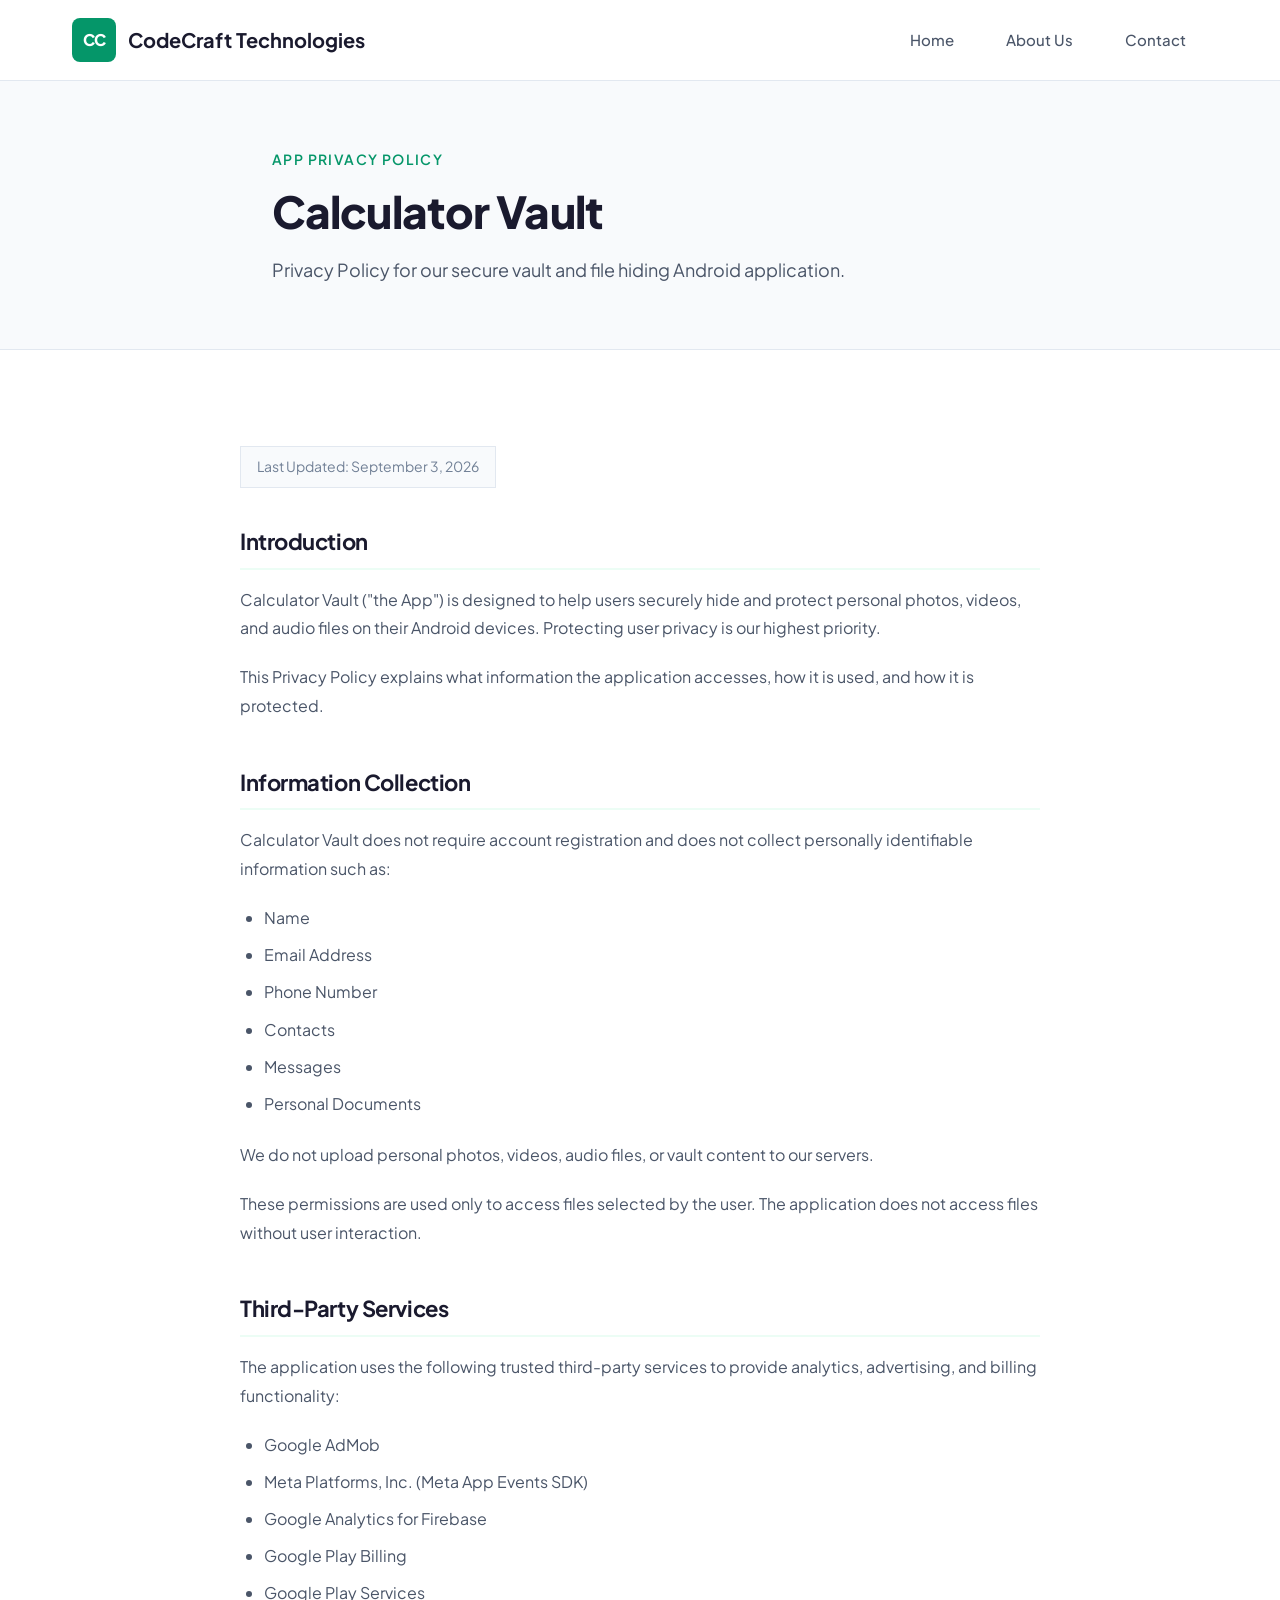
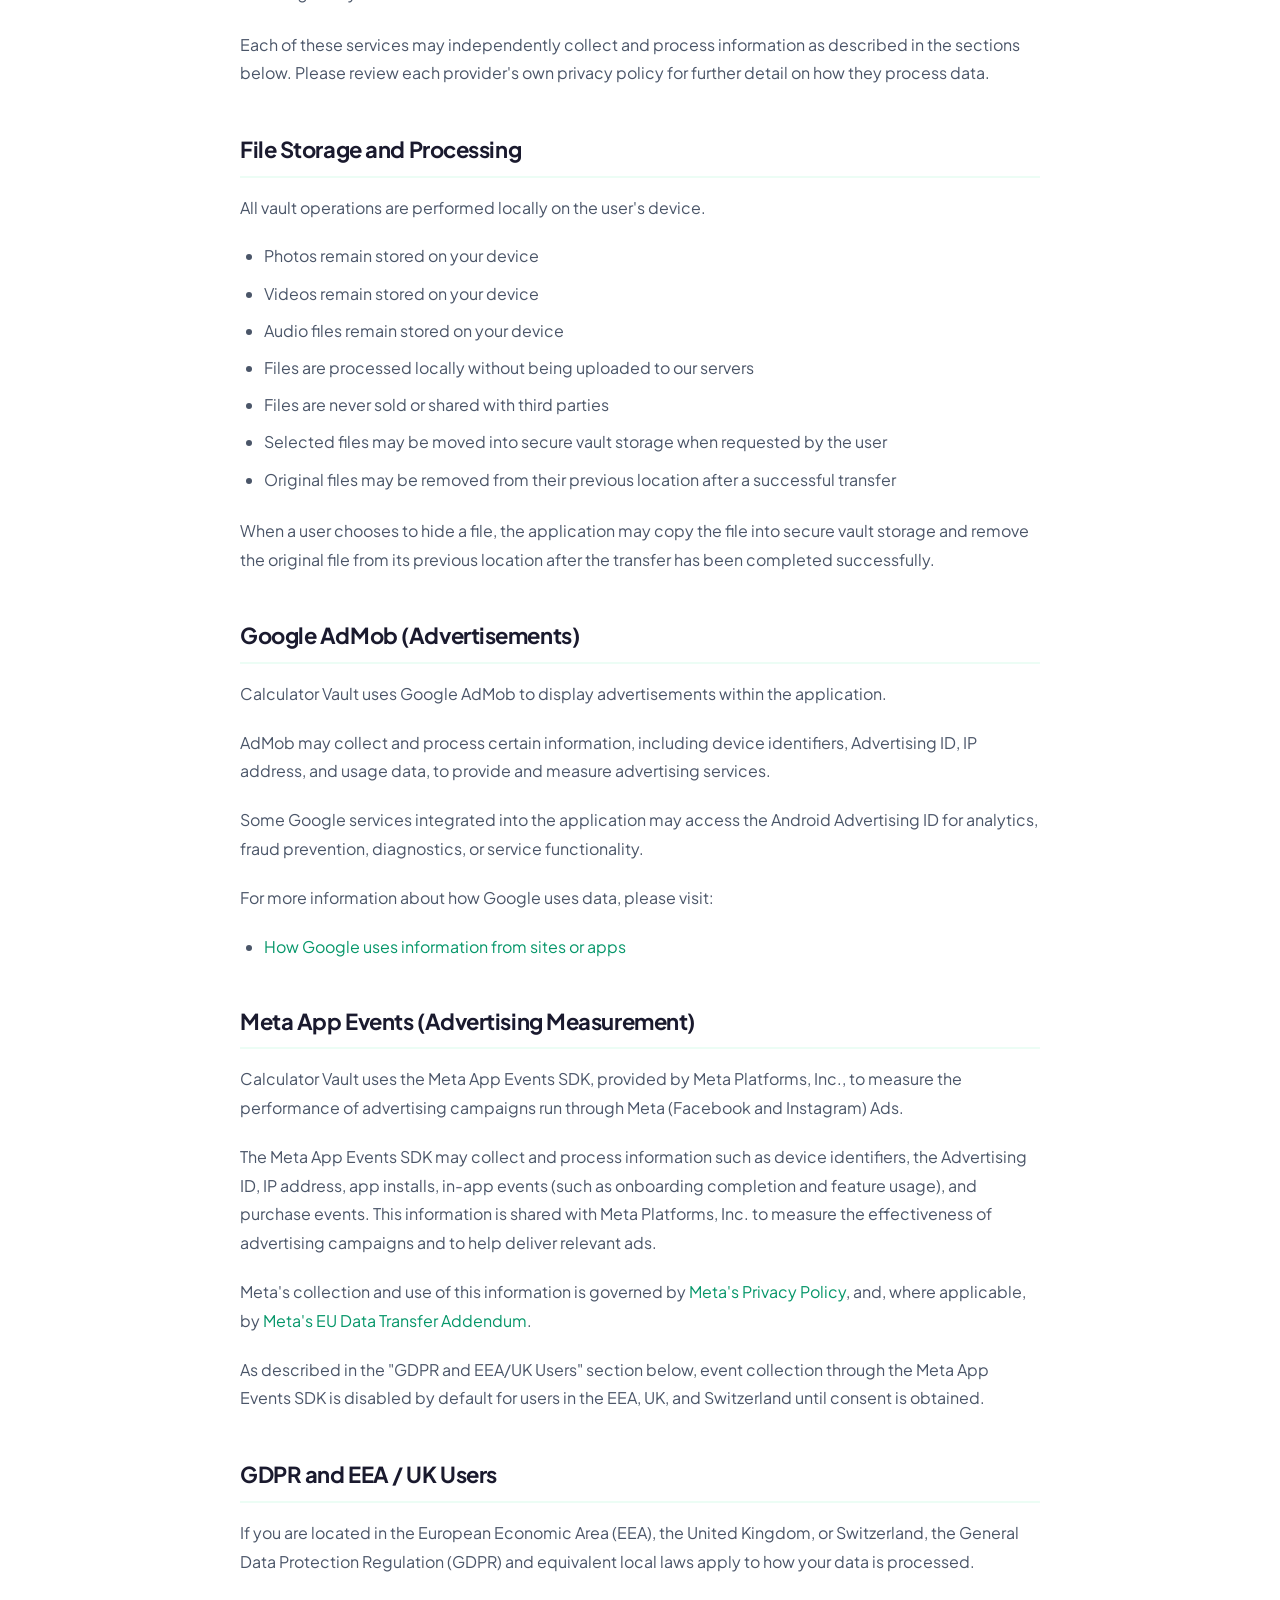
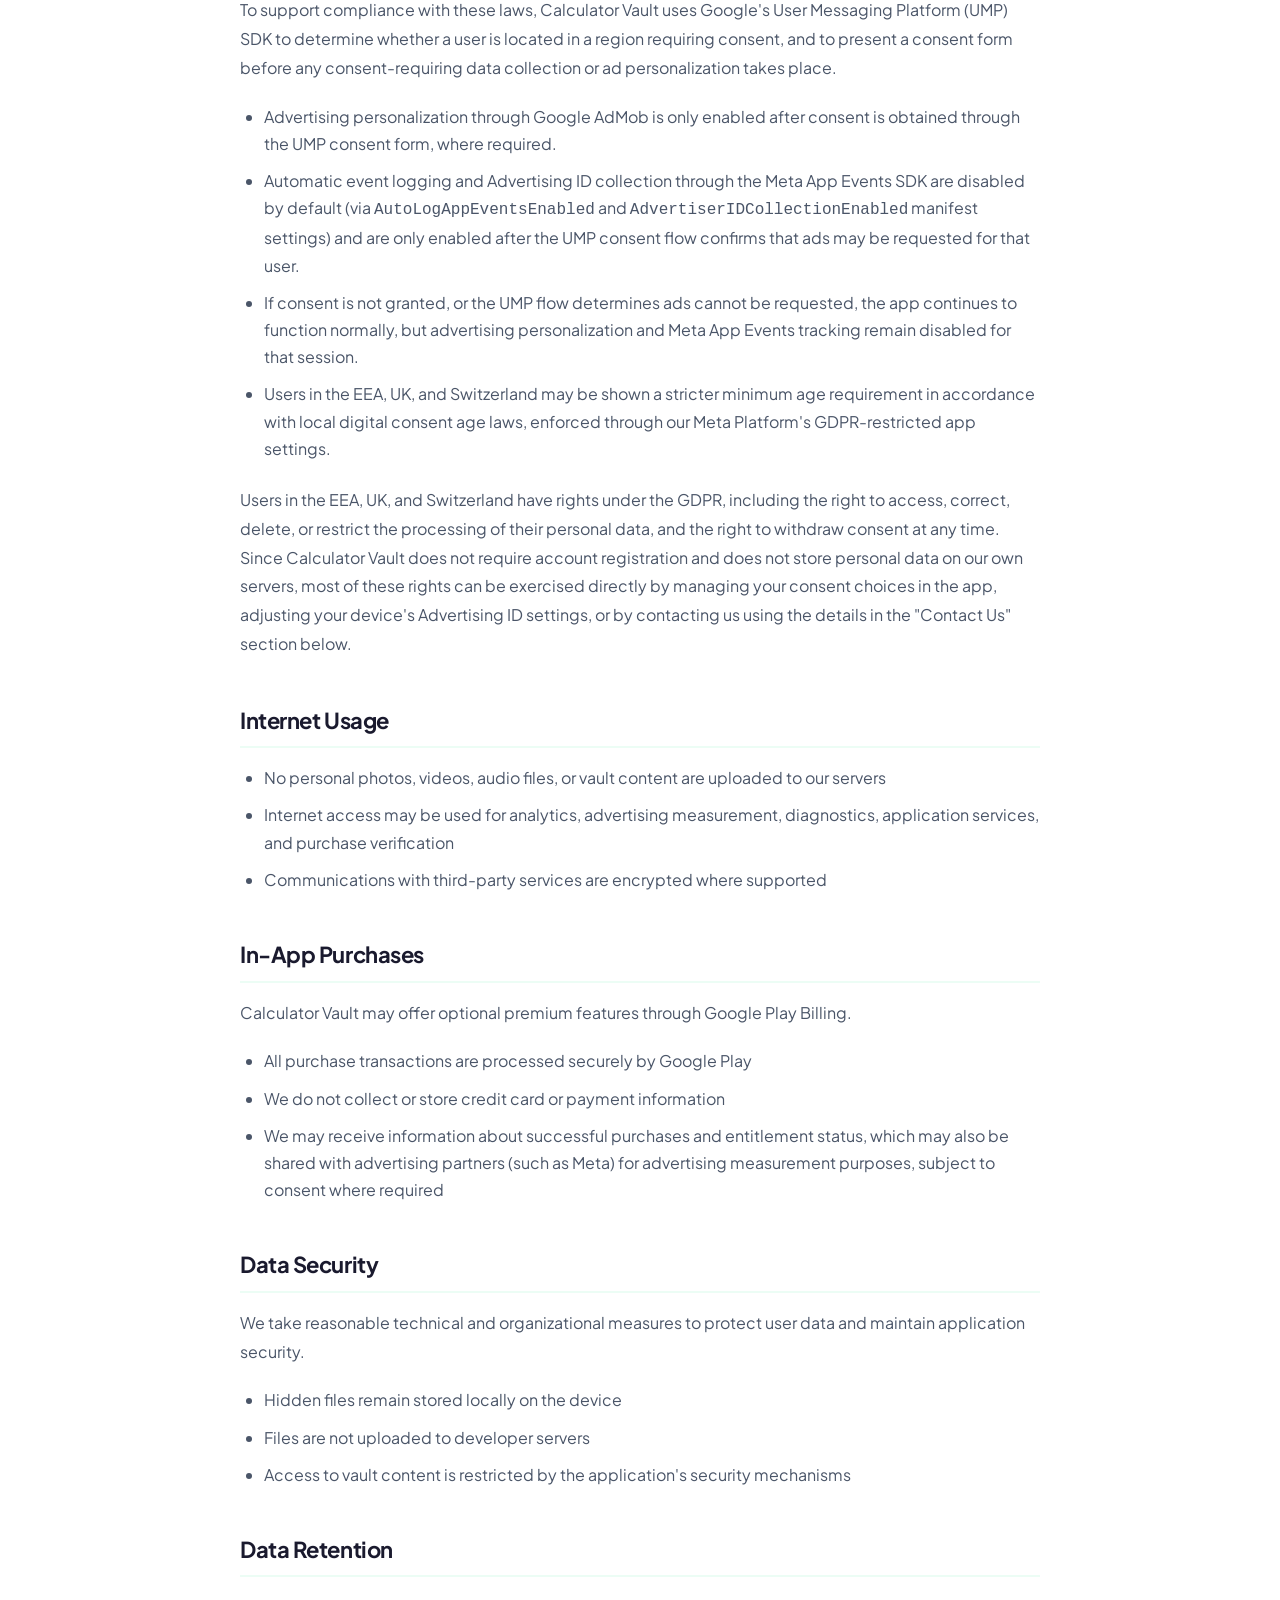
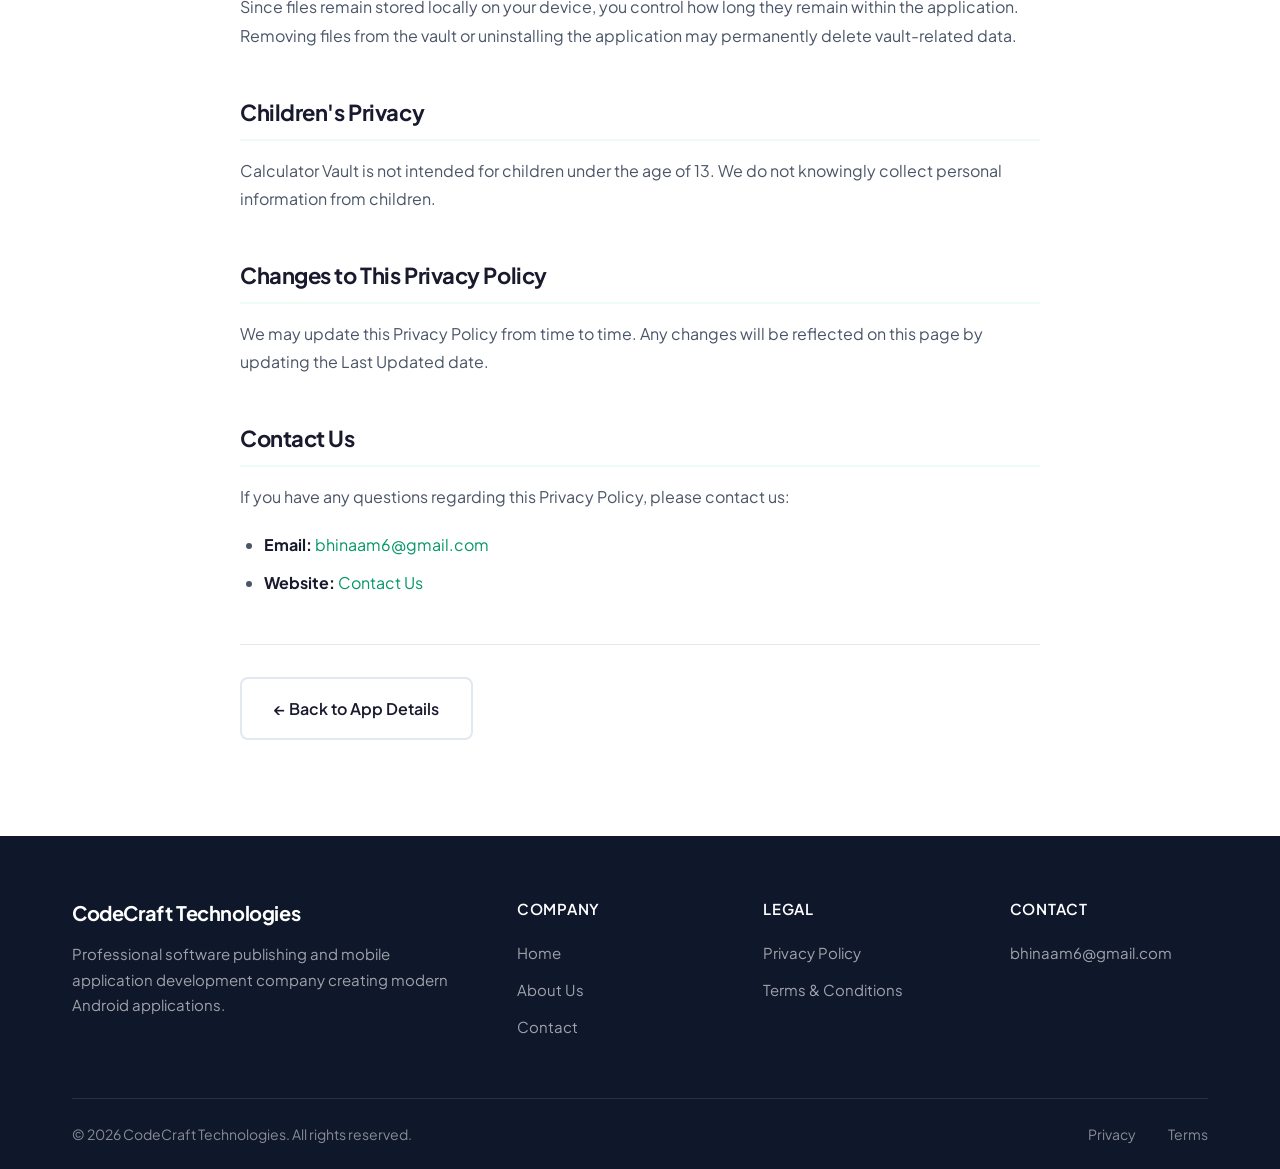
<file: app_vault_privacy.html>
<!DOCTYPE html>
<html lang="en">

<head>
    <meta charset="UTF-8">
    <meta name="viewport" content="width=device-width, initial-scale=1.0">
    <meta name="description"
        content="Privacy Policy for Calculator Vault Android application.">
    <title>Privacy Policy | Calculator Vault</title>
    <link rel="stylesheet" href="../../css/style.css">
</head>

<body>

    <!-- Header -->
    <header class="header">
        <div class="container">
            <a href="../../index.html" class="logo">
                <span class="logo-icon">CC</span>
                CodeCraft Technologies
            </a>

            <nav class="nav" id="nav">
                <a href="../../index.html" class="nav-link">Home</a>
                <a href="../../about.html" class="nav-link">About Us</a>
                <a href="../../contact.html" class="nav-link">Contact</a>
            </nav>

            <button class="mobile-menu-btn" id="menuBtn" aria-label="Toggle menu">
                <svg xmlns="http://www.w3.org/2000/svg" width="24" height="24"
                    viewBox="0 0 24 24" fill="none" stroke="currentColor"
                    stroke-width="2" stroke-linecap="round"
                    stroke-linejoin="round">
                    <line x1="4" x2="20" y1="12" y2="12" />
                    <line x1="4" x2="20" y1="6" y2="6" />
                    <line x1="4" x2="20" y1="18" y2="18" />
                </svg>
            </button>
        </div>
    </header>

    <!-- Page Header -->
    <section class="page-header">
        <div class="container">
            <span class="section-label">App Privacy Policy</span>
            <h1>Calculator Vault</h1>
            <p>Privacy Policy for our secure vault and file hiding Android application.</p>
        </div>
    </section>

    <!-- Privacy Content -->
    <section class="section legal-section">
        <div class="container">
            <div class="legal-content">

                <span class="last-updated">Last Updated: September 3, 2026</span>

                <h2>Introduction</h2>
                <p>
                    Calculator Vault ("the App") is designed to help users securely hide
                    and protect personal photos, videos, and audio files on their Android
                    devices. Protecting user privacy is our highest priority.
                </p>

                <p>
                    This Privacy Policy explains what information the application accesses,
                    how it is used, and how it is protected.
                </p>

                <h2>Information Collection</h2>
                <p>
                    Calculator Vault does not require account registration and does not
                    collect personally identifiable information such as:
                </p>

                <ul>
                    <li>Name</li>
                    <li>Email Address</li>
                    <li>Phone Number</li>
                    <li>Contacts</li>
                    <li>Messages</li>
                    <li>Personal Documents</li>
                </ul>

                <p>
                    We do not upload personal photos, videos, audio files, or vault
                    content to our servers.
                </p>

                <p>
                    These permissions are used only to access files selected by the user.
                    The application does not access files without user interaction.
                </p>

                <h2>Third-Party Services</h2>

                <p>
                    The application uses the following trusted third-party services to provide
                    analytics, advertising, and billing functionality:
                </p>

                <ul>
                    <li>Google AdMob</li>
                    <li>Meta Platforms, Inc. (Meta App Events SDK)</li>
                    <li>Google Analytics for Firebase</li>
                    <li>Google Play Billing</li>
                    <li>Google Play Services</li>
                </ul>

                <p>
                    Each of these services may independently collect and process information
                    as described in the sections below. Please review each provider's own
                    privacy policy for further detail on how they process data.
                </p>

                <h2>File Storage and Processing</h2>

                <p>
                    All vault operations are performed locally on the user's device.
                </p>

                <ul>
                    <li>Photos remain stored on your device</li>
                    <li>Videos remain stored on your device</li>
                    <li>Audio files remain stored on your device</li>
                    <li>Files are processed locally without being uploaded to our servers</li>
                    <li>Files are never sold or shared with third parties</li>
                    <li>Selected files may be moved into secure vault storage when requested by the user</li>
                    <li>Original files may be removed from their previous location after a successful transfer</li>
                </ul>

                <p>
                    When a user chooses to hide a file, the application may copy the file
                    into secure vault storage and remove the original file from its
                    previous location after the transfer has been completed successfully.
                </p>

                <h2>Google AdMob (Advertisements)</h2>

                <p>
                    Calculator Vault uses Google AdMob to display advertisements within the application.
                </p>

                <p>
                    AdMob may collect and process certain information, including device identifiers,
                    Advertising ID, IP address, and usage data, to provide and measure advertising services.
                </p>

                <p>
                    Some Google services integrated into the application may access the Android
                    Advertising ID for analytics, fraud prevention, diagnostics, or service
                    functionality.
                </p>

                <p>
                    For more information about how Google uses data, please visit:
                </p>

                <ul>
                    <li>
                        <a href="https://policies.google.com/technologies/ads" target="_blank">
                            How Google uses information from sites or apps
                        </a>
                    </li>
                </ul>

                <h2>Meta App Events (Advertising Measurement)</h2>

                <p>
                    Calculator Vault uses the Meta App Events SDK, provided by Meta Platforms, Inc.,
                    to measure the performance of advertising campaigns run through Meta (Facebook
                    and Instagram) Ads.
                </p>

                <p>
                    The Meta App Events SDK may collect and process information such as device
                    identifiers, the Advertising ID, IP address, app installs, in-app events
                    (such as onboarding completion and feature usage), and purchase events. This
                    information is shared with Meta Platforms, Inc. to measure the effectiveness
                    of advertising campaigns and to help deliver relevant ads.
                </p>

                <p>
                    Meta's collection and use of this information is governed by
                    <a href="https://www.facebook.com/privacy/policy/" target="_blank">Meta's Privacy Policy</a>,
                    and, where applicable, by
                    <a href="https://www.facebook.com/legal/EU_data_transfer_addendum" target="_blank">Meta's EU Data Transfer Addendum</a>.
                </p>

                <p>
                    As described in the "GDPR and EEA/UK Users" section below, event collection
                    through the Meta App Events SDK is disabled by default for users in the
                    EEA, UK, and Switzerland until consent is obtained.
                </p>

                <h2>GDPR and EEA / UK Users</h2>

                <p>
                    If you are located in the European Economic Area (EEA), the United Kingdom,
                    or Switzerland, the General Data Protection Regulation (GDPR) and equivalent
                    local laws apply to how your data is processed.
                </p>

                <p>
                    To support compliance with these laws, Calculator Vault uses Google's User
                    Messaging Platform (UMP) SDK to determine whether a user is located in a
                    region requiring consent, and to present a consent form before any
                    consent-requiring data collection or ad personalization takes place.
                </p>

                <ul>
                    <li>
                        Advertising personalization through Google AdMob is only enabled after
                        consent is obtained through the UMP consent form, where required.
                    </li>
                    <li>
                        Automatic event logging and Advertising ID collection through the Meta
                        App Events SDK are disabled by default (via
                        <code>AutoLogAppEventsEnabled</code> and
                        <code>AdvertiserIDCollectionEnabled</code> manifest settings) and are
                        only enabled after the UMP consent flow confirms that ads may be requested
                        for that user.
                    </li>
                    <li>
                        If consent is not granted, or the UMP flow determines ads cannot be
                        requested, the app continues to function normally, but advertising
                        personalization and Meta App Events tracking remain disabled for that
                        session.
                    </li>
                    <li>
                        Users in the EEA, UK, and Switzerland may be shown a stricter minimum age
                        requirement in accordance with local digital consent age laws, enforced
                        through our Meta Platform's GDPR-restricted app settings.
                    </li>
                </ul>

                <p>
                    Users in the EEA, UK, and Switzerland have rights under the GDPR, including
                    the right to access, correct, delete, or restrict the processing of their
                    personal data, and the right to withdraw consent at any time. Since
                    Calculator Vault does not require account registration and does not store
                    personal data on our own servers, most of these rights can be exercised
                    directly by managing your consent choices in the app, adjusting your device's
                    Advertising ID settings, or by contacting us using the details in the
                    "Contact Us" section below.
                </p>

                <h2>Internet Usage</h2>

                <ul>
                    <li>No personal photos, videos, audio files, or vault content are uploaded to our servers</li>
                    <li>Internet access may be used for analytics, advertising measurement, diagnostics, application services, and purchase verification</li>
                    <li>Communications with third-party services are encrypted where supported</li>
                </ul>

                <h2>In-App Purchases</h2>

                <p>
                    Calculator Vault may offer optional premium features through Google Play
                    Billing.
                </p>

                <ul>
                    <li>All purchase transactions are processed securely by Google Play</li>
                    <li>We do not collect or store credit card or payment information</li>
                    <li>We may receive information about successful purchases and entitlement status, which may also be shared with advertising partners (such as Meta) for advertising measurement purposes, subject to consent where required</li>
                </ul>

                <h2>Data Security</h2>

                <p>
                    We take reasonable technical and organizational measures to protect
                    user data and maintain application security.
                </p>

                <ul>
                    <li>Hidden files remain stored locally on the device</li>
                    <li>Files are not uploaded to developer servers</li>
                    <li>Access to vault content is restricted by the application's security mechanisms</li>
                </ul>

                <h2>Data Retention</h2>

                <p>
                    Since files remain stored locally on your device, you control how long
                    they remain within the application. Removing files from the vault or
                    uninstalling the application may permanently delete vault-related data.
                </p>

                <h2>Children's Privacy</h2>

                <p>
                    Calculator Vault is not intended for children under the age of 13.
                    We do not knowingly collect personal information from children.
                </p>

                <h2>Changes to This Privacy Policy</h2>

                <p>
                    We may update this Privacy Policy from time to time. Any changes will
                    be reflected on this page by updating the Last Updated date.
                </p>

                <h2>Contact Us</h2>

                <p>
                    If you have any questions regarding this Privacy Policy, please contact us:
                </p>

                <ul>
                    <li>
                        <strong>Email:</strong>
                        <a href="mailto:bhinaam6@gmail.com">bhinaam6@gmail.com</a>
                    </li>

                    <li>
                        <strong>Website:</strong>
                        <a href="../../contact.html">Contact Us</a>
                    </li>
                </ul>

                <div style="margin-top: 3rem; padding-top: 2rem; border-top: 1px solid var(--color-border);">
                    <a href="index.html" class="btn btn-outline">
                        ← Back to App Details
                    </a>
                </div>

            </div>
        </div>
    </section>

    <!-- Footer -->
    <footer class="footer">
        <div class="container">

            <div class="footer-grid">

                <div class="footer-brand">
                    <h3>CodeCraft Technologies</h3>

                    <p>
                        Professional software publishing and mobile application
                        development company creating modern Android applications.
                    </p>
                </div>

                <div class="footer-nav">
                    <h4>Company</h4>

                    <ul class="footer-links">
                        <li><a href="../../index.html">Home</a></li>
                        <li><a href="../../about.html">About Us</a></li>
                        <li><a href="../../contact.html">Contact</a></li>
                    </ul>
                </div>

                <div class="footer-nav">
                    <h4>Legal</h4>

                    <ul class="footer-links">
                        <li><a href="../../privacy.html">Privacy Policy</a></li>
                        <li><a href="../../terms.html">Terms & Conditions</a></li>
                    </ul>
                </div>

                <div class="footer-nav">
                    <h4>Contact</h4>

                    <ul class="footer-links">
                        <li><a href="mailto:bhinaam6@gmail.com">bhinaam6@gmail.com</a></li>
                    </ul>
                </div>

            </div>

            <div class="footer-bottom">
                <p>&copy; 2026 CodeCraft Technologies. All rights reserved.</p>

                <div class="footer-bottom-links">
                    <a href="../../privacy.html">Privacy</a>
                    <a href="../../terms.html">Terms</a>
                </div>
            </div>

        </div>
    </footer>

    <script>
        document.getElementById('menuBtn').addEventListener('click', function () {
            document.getElementById('nav').classList.toggle('active');
        });
    </script>

</body>
</html>
</file>
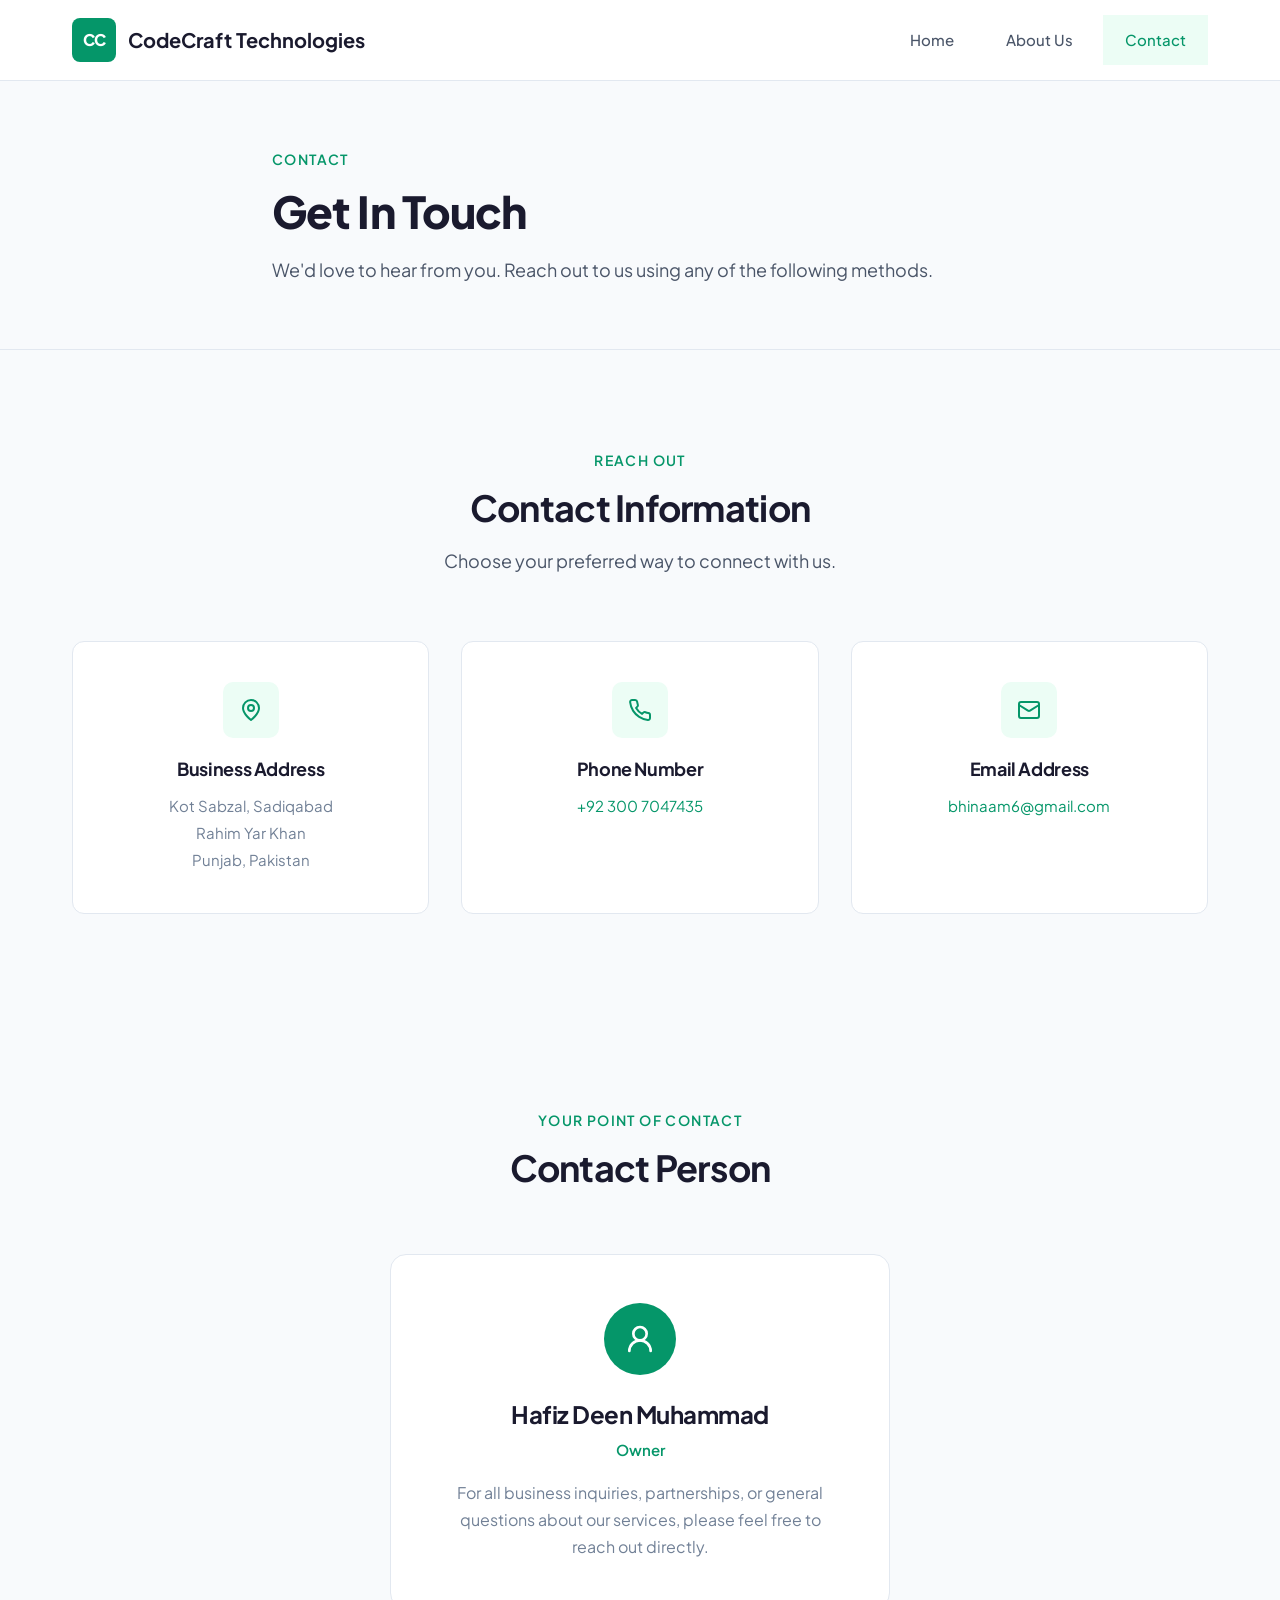
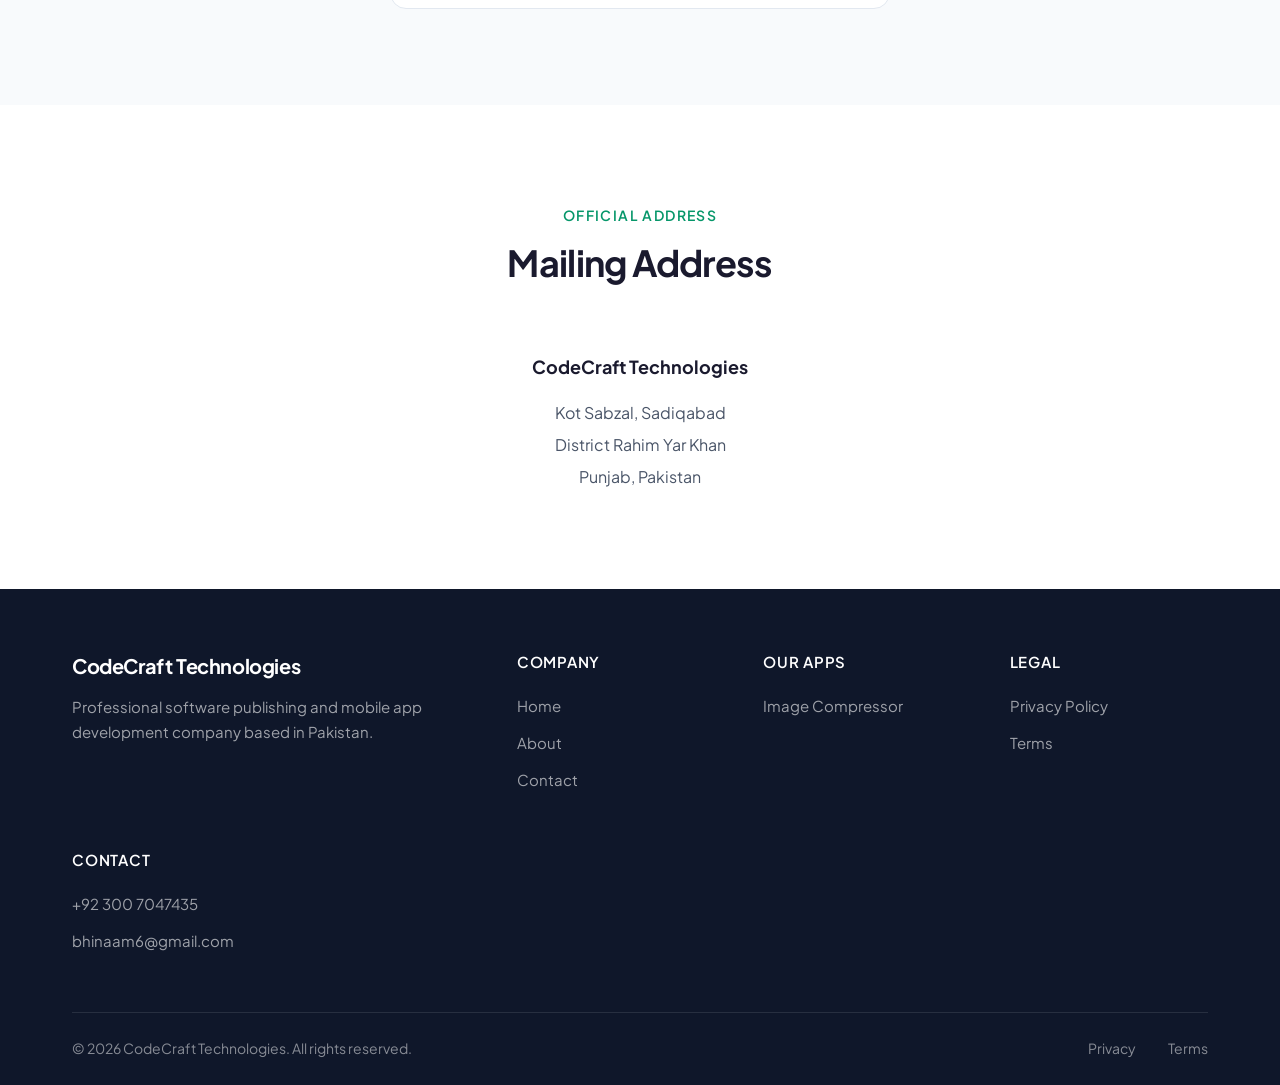
<file: contact.html>
<!DOCTYPE html>
<html lang="en">

<head>
    <meta charset="UTF-8">
    <meta name="viewport" content="width=device-width, initial-scale=1.0">
    <meta name="description"
        content="Contact CodeCraft Technologies - Get in touch with us for software and mobile app development inquiries.">
    <title>Contact Us | CodeCraft Technologies</title>
    <link rel="stylesheet" href="css/style.css">
</head>

<body>
    <!-- Header -->
    <header class="header">
        <div class="container">
            <a href="index.html" class="logo">
                <span class="logo-icon">CC</span>
                CodeCraft Technologies
            </a>
            <nav class="nav" id="nav">
                <a href="index.html" class="nav-link">Home</a>
                <a href="about.html" class="nav-link">About Us</a>
                <a href="contact.html" class="nav-link active">Contact</a>
            </nav>
            <button class="mobile-menu-btn" id="menuBtn" aria-label="Toggle menu">
                <svg xmlns="http://www.w3.org/2000/svg" width="24" height="24" viewBox="0 0 24 24" fill="none"
                    stroke="currentColor" stroke-width="2" stroke-linecap="round" stroke-linejoin="round">
                    <line x1="4" x2="20" y1="12" y2="12" />
                    <line x1="4" x2="20" y1="6" y2="6" />
                    <line x1="4" x2="20" y1="18" y2="18" />
                </svg>
            </button>
        </div>
    </header>

    <!-- Page Header -->
    <section class="page-header">
        <div class="container">
            <span class="section-label">Contact</span>
            <h1>Get In Touch</h1>
            <p>We'd love to hear from you. Reach out to us using any of the following methods.</p>
        </div>
    </section>

    <!-- Contact Information -->
    <section class="section" style="background-color: var(--color-background);">
        <div class="container">
            <div class="section-header">
                <span class="section-label">Reach Out</span>
                <h2>Contact Information</h2>
                <p>Choose your preferred way to connect with us.</p>
            </div>
            <div class="contact-grid">
                <div class="contact-card">
                    <div class="contact-icon">
                        <svg xmlns="http://www.w3.org/2000/svg" width="24" height="24" viewBox="0 0 24 24" fill="none"
                            stroke="currentColor" stroke-width="2" stroke-linecap="round" stroke-linejoin="round">
                            <path d="M20 10c0 6-8 12-8 12s-8-6-8-12a8 8 0 0 1 16 0Z" />
                            <circle cx="12" cy="10" r="3" />
                        </svg>
                    </div>
                    <h4>Business Address</h4>
                    <p>Kot Sabzal, Sadiqabad<br>Rahim Yar Khan<br>Punjab, Pakistan</p>
                </div>
                <div class="contact-card">
                    <div class="contact-icon">
                        <svg xmlns="http://www.w3.org/2000/svg" width="24" height="24" viewBox="0 0 24 24" fill="none"
                            stroke="currentColor" stroke-width="2" stroke-linecap="round" stroke-linejoin="round">
                            <path
                                d="M22 16.92v3a2 2 0 0 1-2.18 2 19.79 19.79 0 0 1-8.63-3.07 19.5 19.5 0 0 1-6-6 19.79 19.79 0 0 1-3.07-8.67A2 2 0 0 1 4.11 2h3a2 2 0 0 1 2 1.72 12.84 12.84 0 0 0 .7 2.81 2 2 0 0 1-.45 2.11L8.09 9.91a16 16 0 0 0 6 6l1.27-1.27a2 2 0 0 1 2.11-.45 12.84 12.84 0 0 0 2.81.7A2 2 0 0 1 22 16.92z" />
                        </svg>
                    </div>
                    <h4>Phone Number</h4>
                    <p><a href="tel:+923007047435">+92 300 7047435</a></p>
                </div>
                <div class="contact-card">
                    <div class="contact-icon">
                        <svg xmlns="http://www.w3.org/2000/svg" width="24" height="24" viewBox="0 0 24 24" fill="none"
                            stroke="currentColor" stroke-width="2" stroke-linecap="round" stroke-linejoin="round">
                            <rect width="20" height="16" x="2" y="4" rx="2" />
                            <path d="m22 7-8.97 5.7a1.94 1.94 0 0 1-2.06 0L2 7" />
                        </svg>
                    </div>
                    <h4>Email Address</h4>
                    <p><a href="mailto:bhinaam6@gmail.com">bhinaam6@gmail.com</a></p>
                </div>
            </div>
        </div>
    </section>

    <!-- Contact Person -->
    <section class="section contact-person">
        <div class="container">
            <div class="section-header">
                <span class="section-label">Your Point of Contact</span>
                <h2>Contact Person</h2>
            </div>
            <div class="contact-person-card">
                <div class="contact-person-icon">
                    <svg xmlns="http://www.w3.org/2000/svg" width="32" height="32" viewBox="0 0 24 24" fill="none"
                        stroke="currentColor" stroke-width="2" stroke-linecap="round" stroke-linejoin="round">
                        <circle cx="12" cy="8" r="5" />
                        <path d="M20 21a8 8 0 1 0-16 0" />
                    </svg>
                </div>
                <h3>Hafiz Deen Muhammad</h3>
                <p class="role">Owner</p>
                <p>For all business inquiries, partnerships, or general questions about our services, please feel free
                    to reach out directly.</p>
            </div>
        </div>
    </section>

    <!-- Mailing Address -->
    <section class="section mailing-section">
        <div class="container">
            <div class="section-header">
                <span class="section-label">Official Address</span>
                <h2>Mailing Address</h2>
            </div>
            <div class="mailing-content">
                <p class="company-name">CodeCraft Technologies</p>
                <p>Kot Sabzal, Sadiqabad<br>District Rahim Yar Khan<br>Punjab, Pakistan</p>
            </div>
        </div>
    </section>

    <!-- Footer -->
    <footer class="footer">
        <div class="container">
            <div class="footer-grid">
                <div class="footer-brand">
                    <h3>CodeCraft Technologies</h3>
                    <p>Professional software publishing and mobile app development company based in Pakistan.</p>
                </div>
                <div class="footer-nav">
                    <h4>Company</h4>
                    <ul class="footer-links">
                        <li><a href="index.html">Home</a></li>
                        <li><a href="about.html">About</a></li>
                        <li><a href="contact.html">Contact</a></li>
                    </ul>
                </div>
                <div class="footer-nav">
                    <h4>Our Apps</h4>
                    <ul class="footer-links">
                        <li><a href="apps/image-compressor/index.html">Image Compressor</a></li>
                    </ul>
                </div>
                <div class="footer-nav">
                    <h4>Legal</h4>
                    <ul class="footer-links">
                        <li><a href="privacy.html">Privacy Policy</a></li>
                        <li><a href="terms.html">Terms</a></li>
                    </ul>
                </div>
                <div class="footer-nav">
                    <h4>Contact</h4>
                    <ul class="footer-links">
                        <li><a href="tel:+923007047435">+92 300 7047435</a></li>
                        <li><a href="mailto:bhinaam6@gmail.com">bhinaam6@gmail.com</a></li>
                    </ul>
                </div>
            </div>
            <div class="footer-bottom">
                <p>&copy; 2026 CodeCraft Technologies. All rights reserved.</p>
                <div class="footer-bottom-links">
                    <a href="privacy.html">Privacy</a>
                    <a href="terms.html">Terms</a>
                </div>
            </div>
        </div>
    </footer>

    <script>
        document.getElementById('menuBtn').addEventListener('click', function () {
            document.getElementById('nav').classList.toggle('active');
        });
    </script>
</body>

</html>
</file>
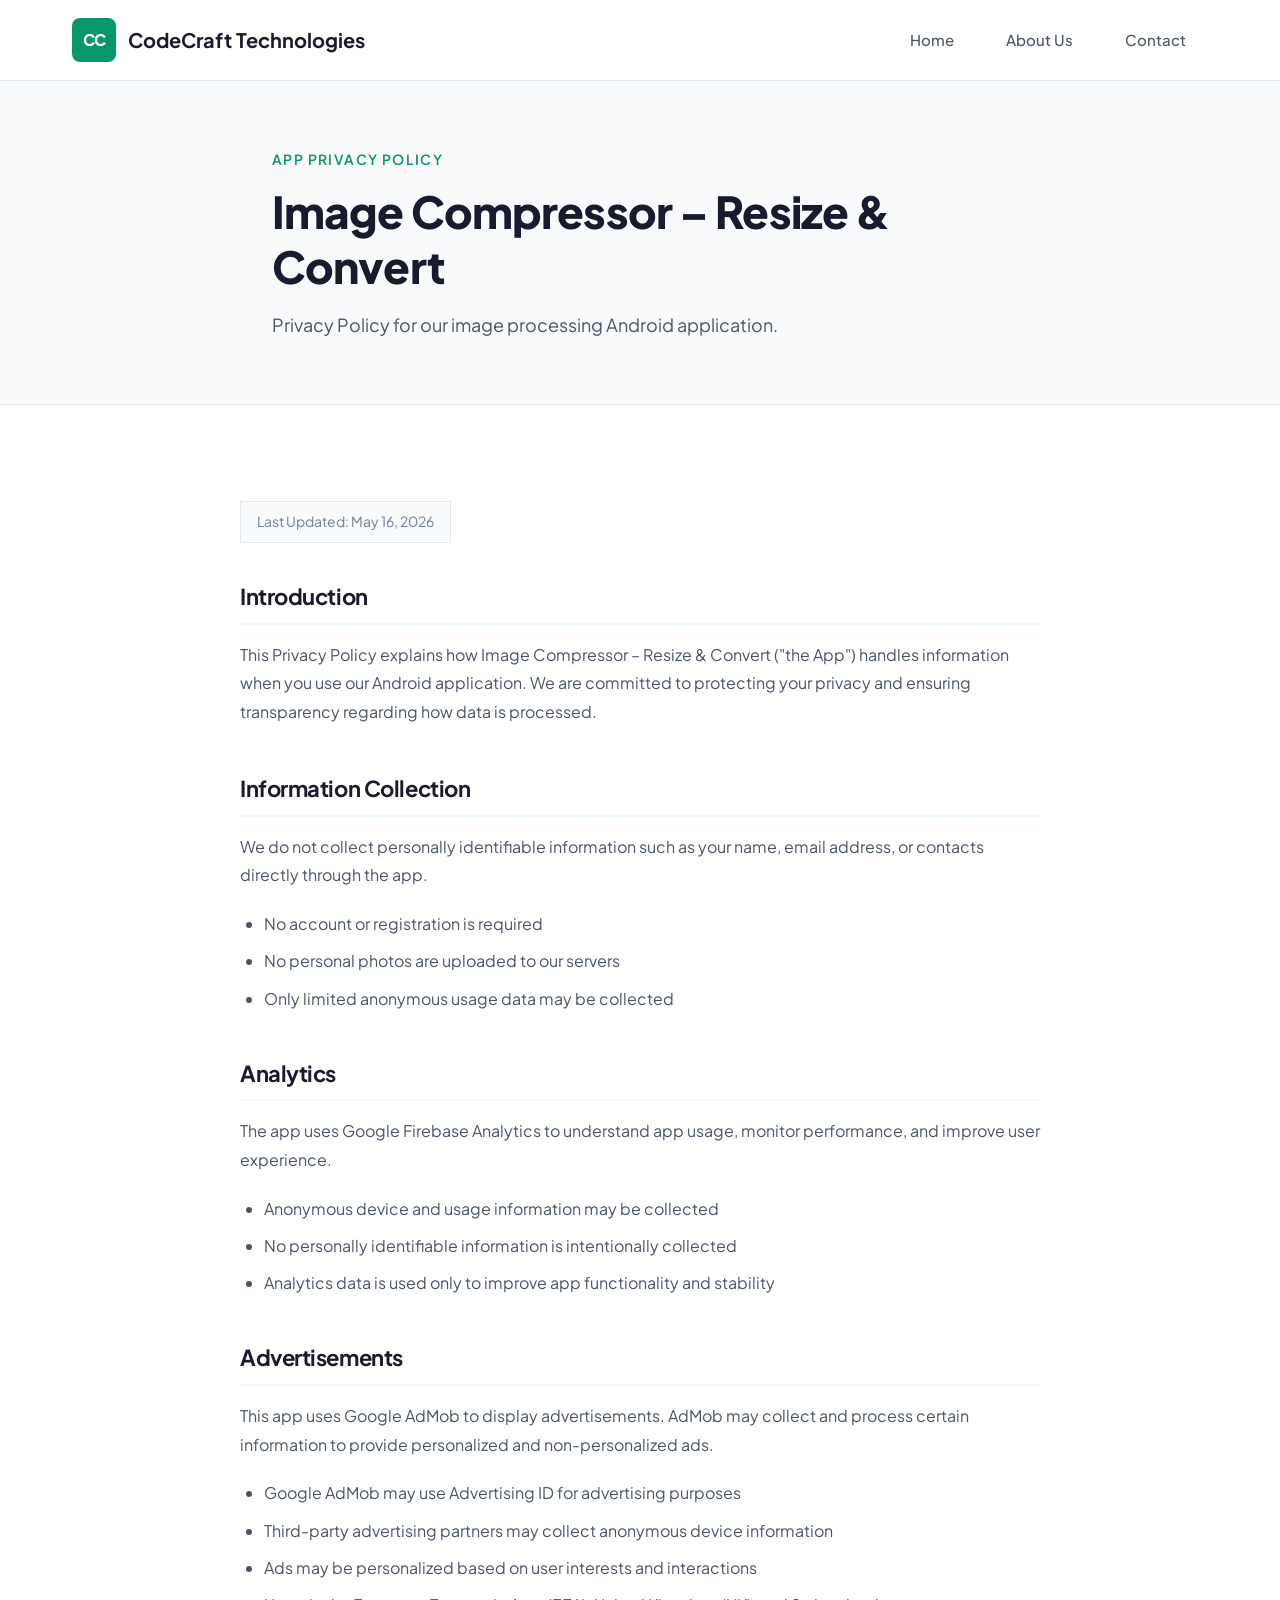
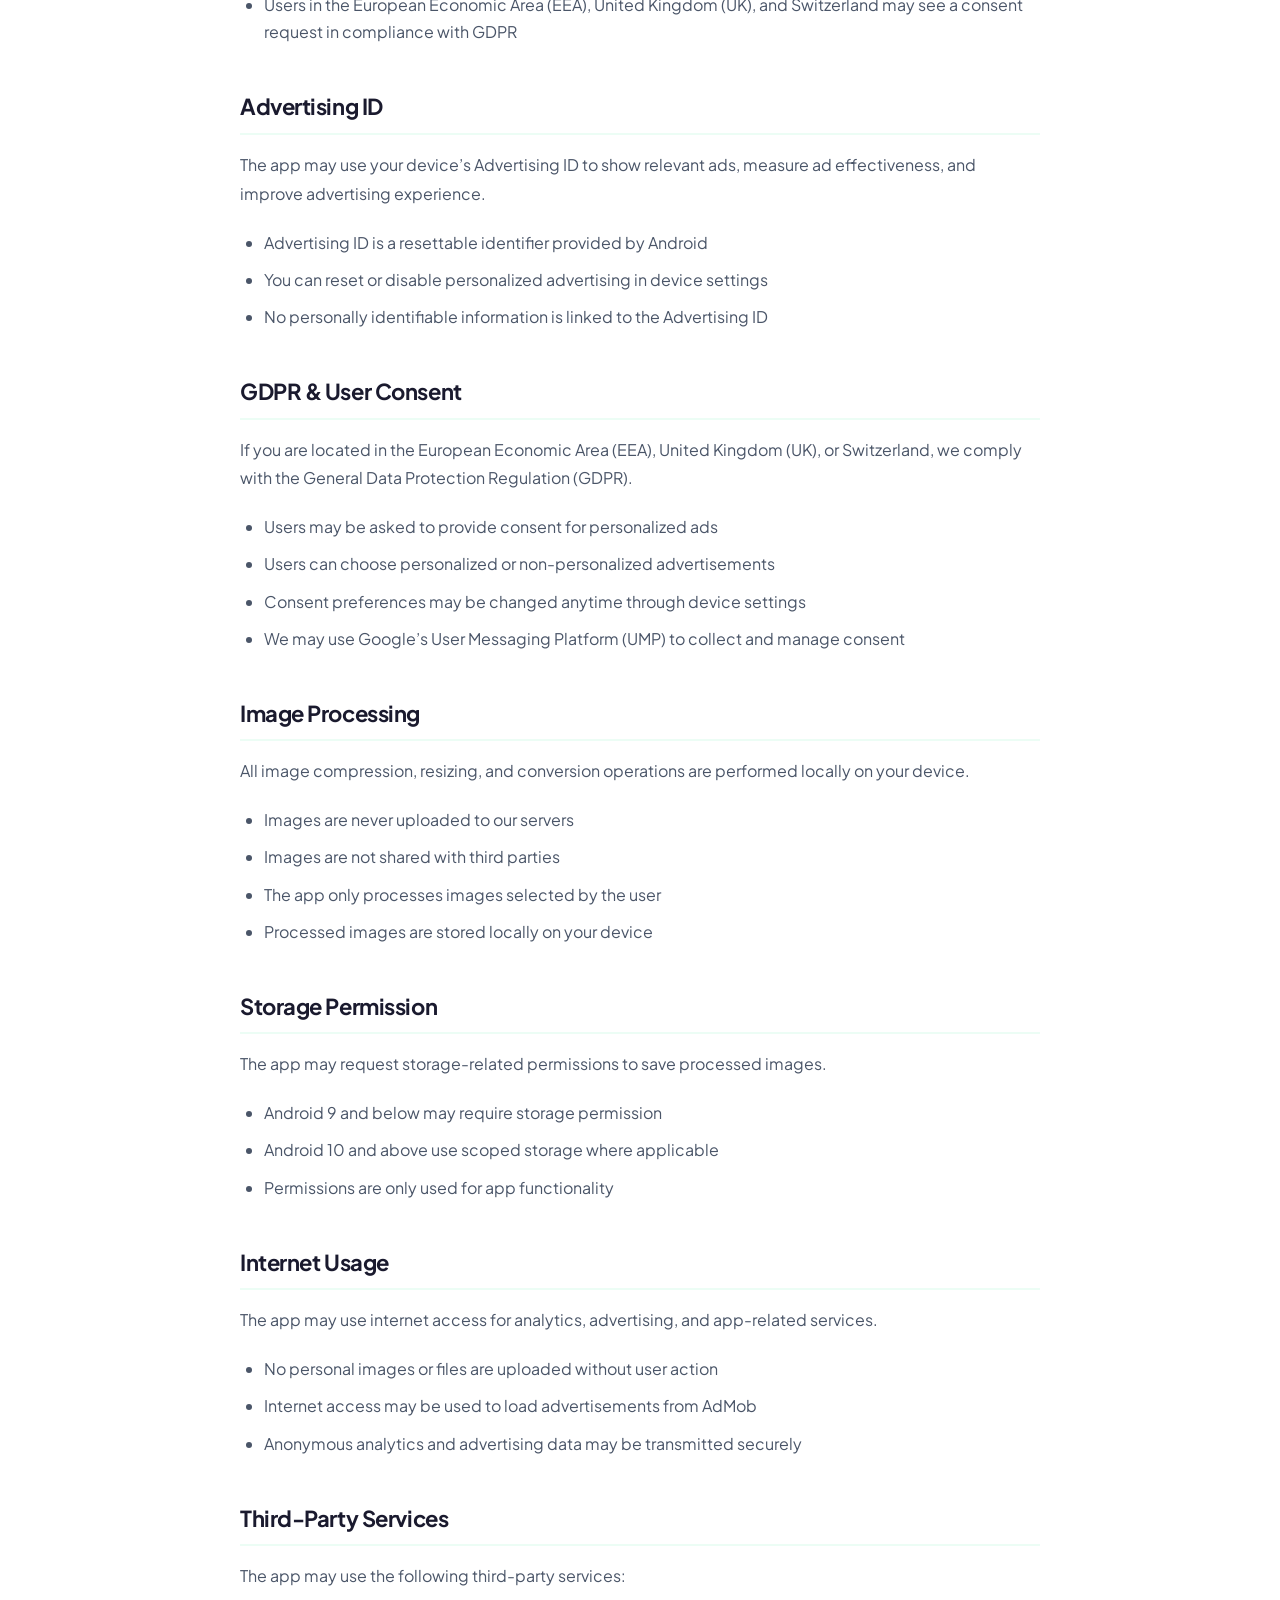
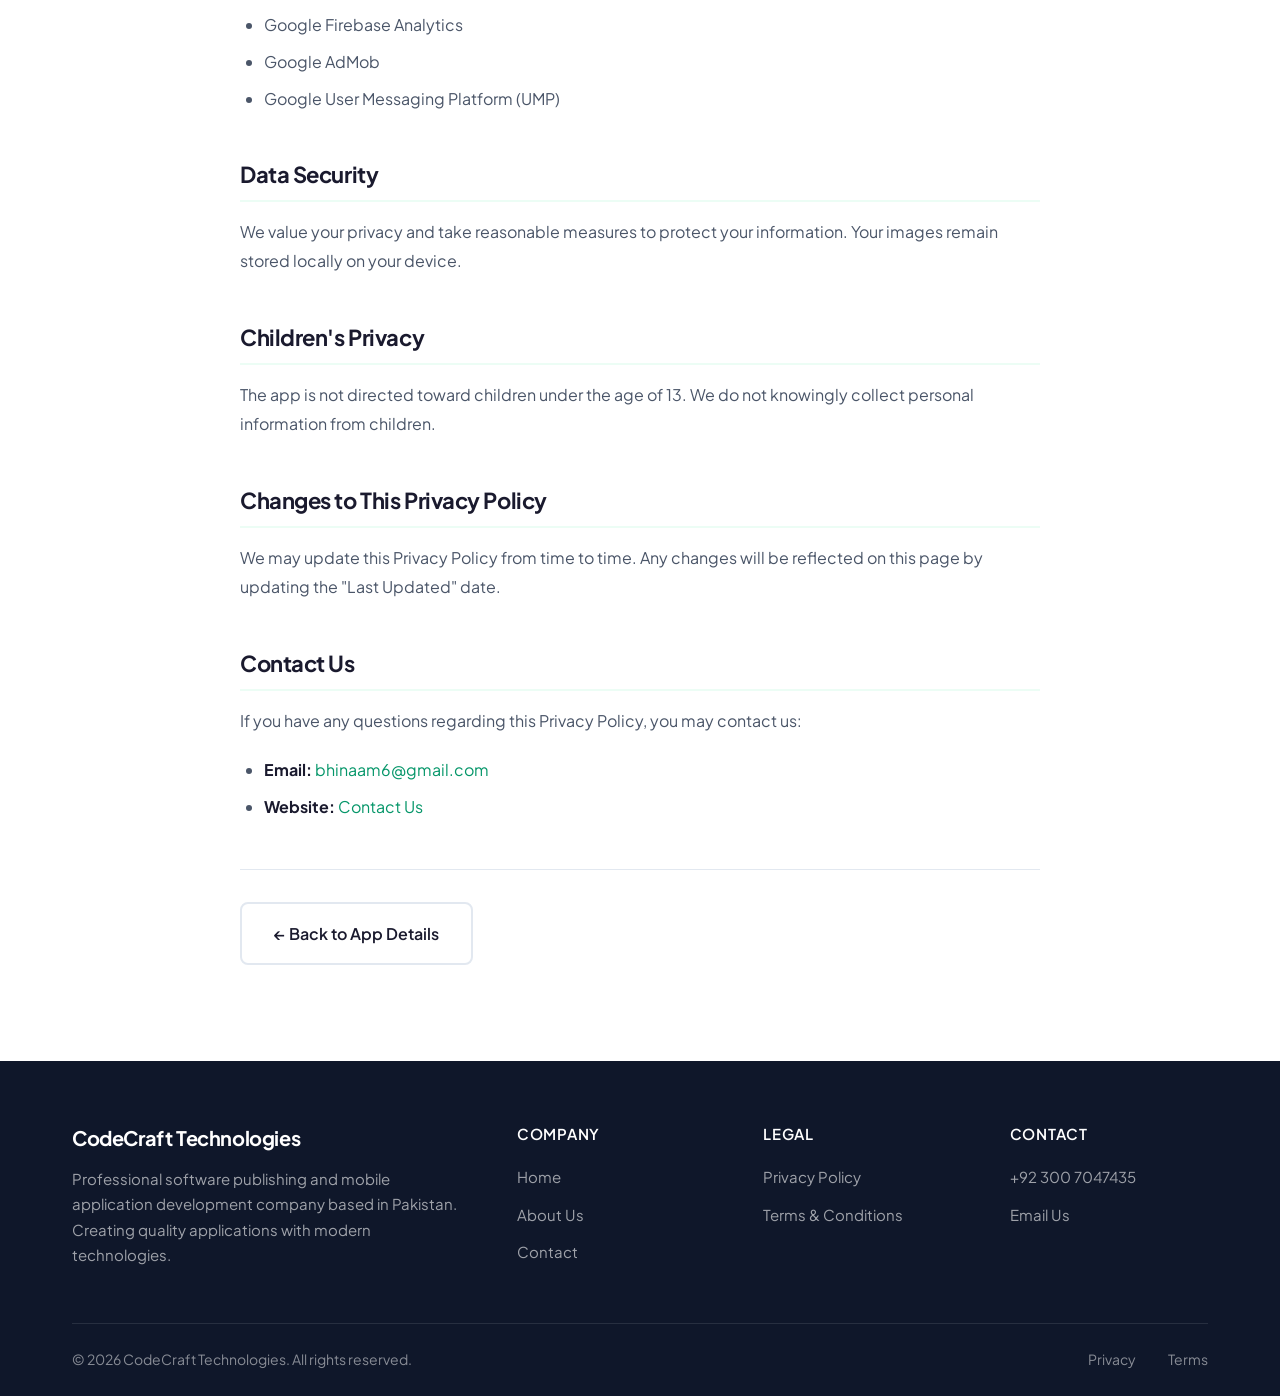
<file: privacy.html>
<!DOCTYPE html>
<html lang="en">

<head>
    <meta charset="UTF-8">
    <meta name="viewport" content="width=device-width, initial-scale=1.0">
    <meta name="description"
        content="Privacy Policy for Image Compressor – Resize & Convert Android app by CodeCraft Technologies.">
    <title>Privacy Policy | Image Compressor – Resize & Convert</title>
    <link rel="stylesheet" href="../../css/style.css">
</head>

<body>
    <!-- Header -->
    <header class="header">
        <div class="container">
            <a href="../../index.html" class="logo">
                <span class="logo-icon">CC</span>
                CodeCraft Technologies
            </a>

            <nav class="nav" id="nav">
                <a href="../../index.html" class="nav-link">Home</a>
                <a href="../../about.html" class="nav-link">About Us</a>
                <a href="../../contact.html" class="nav-link">Contact</a>
            </nav>

            <button class="mobile-menu-btn" id="menuBtn" aria-label="Toggle menu">
                <svg xmlns="http://www.w3.org/2000/svg" width="24" height="24" viewBox="0 0 24 24"
                    fill="none" stroke="currentColor" stroke-width="2"
                    stroke-linecap="round" stroke-linejoin="round">
                    <line x1="4" x2="20" y1="12" y2="12" />
                    <line x1="4" x2="20" y1="6" y2="6" />
                    <line x1="4" x2="20" y1="18" y2="18" />
                </svg>
            </button>
        </div>
    </header>

    <!-- Page Header -->
    <section class="page-header">
        <div class="container">
            <span class="section-label">App Privacy Policy</span>
            <h1>Image Compressor – Resize & Convert</h1>
            <p>Privacy Policy for our image processing Android application.</p>
        </div>
    </section>

    <!-- Privacy Content -->
    <section class="section legal-section">
        <div class="container">
            <div class="legal-content">

                <span class="last-updated">Last Updated: May 16, 2026</span>

                <h2>Introduction</h2>
                <p>
                    This Privacy Policy explains how Image Compressor – Resize & Convert
                    ("the App") handles information when you use our Android application.
                    We are committed to protecting your privacy and ensuring transparency
                    regarding how data is processed.
                </p>

                <h2>Information Collection</h2>
                <p>
                    We do not collect personally identifiable information such as your
                    name, email address, or contacts directly through the app.
                </p>

                <ul>
                    <li>No account or registration is required</li>
                    <li>No personal photos are uploaded to our servers</li>
                    <li>Only limited anonymous usage data may be collected</li>
                </ul>

                <h2>Analytics</h2>
                <p>
                    The app uses Google Firebase Analytics to understand app usage,
                    monitor performance, and improve user experience.
                </p>

                <ul>
                    <li>Anonymous device and usage information may be collected</li>
                    <li>No personally identifiable information is intentionally collected</li>
                    <li>Analytics data is used only to improve app functionality and stability</li>
                </ul>

                <h2>Advertisements</h2>
                <p>
                    This app uses Google AdMob to display advertisements. AdMob may
                    collect and process certain information to provide personalized
                    and non-personalized ads.
                </p>

                <ul>
                    <li>Google AdMob may use Advertising ID for advertising purposes</li>
                    <li>Third-party advertising partners may collect anonymous device information</li>
                    <li>Ads may be personalized based on user interests and interactions</li>
                    <li>
                        Users in the European Economic Area (EEA), United Kingdom (UK),
                        and Switzerland may see a consent request in compliance with GDPR
                    </li>
                </ul>

                <h2>Advertising ID</h2>
                <p>
                    The app may use your device’s Advertising ID to show relevant ads,
                    measure ad effectiveness, and improve advertising experience.
                </p>

                <ul>
                    <li>Advertising ID is a resettable identifier provided by Android</li>
                    <li>You can reset or disable personalized advertising in device settings</li>
                    <li>No personally identifiable information is linked to the Advertising ID</li>
                </ul>

                <h2>GDPR & User Consent</h2>
                <p>
                    If you are located in the European Economic Area (EEA),
                    United Kingdom (UK), or Switzerland, we comply with the
                    General Data Protection Regulation (GDPR).
                </p>

                <ul>
                    <li>Users may be asked to provide consent for personalized ads</li>
                    <li>Users can choose personalized or non-personalized advertisements</li>
                    <li>Consent preferences may be changed anytime through device settings</li>
                    <li>
                        We may use Google’s User Messaging Platform (UMP)
                        to collect and manage consent
                    </li>
                </ul>

                <h2>Image Processing</h2>
                <p>
                    All image compression, resizing, and conversion operations are
                    performed locally on your device.
                </p>

                <ul>
                    <li>Images are never uploaded to our servers</li>
                    <li>Images are not shared with third parties</li>
                    <li>The app only processes images selected by the user</li>
                    <li>Processed images are stored locally on your device</li>
                </ul>

                <h2>Storage Permission</h2>
                <p>
                    The app may request storage-related permissions to save processed images.
                </p>

                <ul>
                    <li>Android 9 and below may require storage permission</li>
                    <li>Android 10 and above use scoped storage where applicable</li>
                    <li>Permissions are only used for app functionality</li>
                </ul>

                <h2>Internet Usage</h2>
                <p>
                    The app may use internet access for analytics, advertising,
                    and app-related services.
                </p>

                <ul>
                    <li>No personal images or files are uploaded without user action</li>
                    <li>Internet access may be used to load advertisements from AdMob</li>
                    <li>Anonymous analytics and advertising data may be transmitted securely</li>
                </ul>

                <h2>Third-Party Services</h2>
                <p>
                    The app may use the following third-party services:
                </p>

                <ul>
                    <li>Google Firebase Analytics</li>
                    <li>Google AdMob</li>
                    <li>Google User Messaging Platform (UMP)</li>
                </ul>

                <h2>Data Security</h2>
                <p>
                    We value your privacy and take reasonable measures to protect
                    your information. Your images remain stored locally on your device.
                </p>

                <h2>Children's Privacy</h2>
                <p>
                    The app is not directed toward children under the age of 13.
                    We do not knowingly collect personal information from children.
                </p>

                <h2>Changes to This Privacy Policy</h2>
                <p>
                    We may update this Privacy Policy from time to time.
                    Any changes will be reflected on this page by updating
                    the "Last Updated" date.
                </p>

                <h2>Contact Us</h2>
                <p>
                    If you have any questions regarding this Privacy Policy,
                    you may contact us:
                </p>

                <ul>
                    <li>
                        <strong>Email:</strong>
                        <a href="mailto:bhinaam6@gmail.com">bhinaam6@gmail.com</a>
                    </li>

                    <li>
                        <strong>Website:</strong>
                        <a href="../../contact.html">Contact Us</a>
                    </li>
                </ul>

                <div style="margin-top: 3rem; padding-top: 2rem; border-top: 1px solid var(--color-border);">
                    <a href="index.html" class="btn btn-outline">
                        ← Back to App Details
                    </a>
                </div>

            </div>
        </div>
    </section>

    <!-- Footer -->
    <footer class="footer">
        <div class="container">

            <div class="footer-grid">

                <div class="footer-brand">
                    <h3>CodeCraft Technologies</h3>

                    <p>
                        Professional software publishing and mobile application
                        development company based in Pakistan.
                        Creating quality applications with modern technologies.
                    </p>
                </div>

                <div class="footer-nav">
                    <h4>Company</h4>

                    <ul class="footer-links">
                        <li><a href="../../index.html">Home</a></li>
                        <li><a href="../../about.html">About Us</a></li>
                        <li><a href="../../contact.html">Contact</a></li>
                    </ul>
                </div>

                <div class="footer-nav">
                    <h4>Legal</h4>

                    <ul class="footer-links">
                        <li><a href="../../privacy.html">Privacy Policy</a></li>
                        <li><a href="../../terms.html">Terms & Conditions</a></li>
                    </ul>
                </div>

                <div class="footer-nav">
                    <h4>Contact</h4>

                    <ul class="footer-links">
                        <li><a href="tel:+923007047435">+92 300 7047435</a></li>
                        <li><a href="mailto:bhinaam6@gmail.com">Email Us</a></li>
                    </ul>
                </div>

            </div>

            <div class="footer-bottom">
                <p>&copy; 2026 CodeCraft Technologies. All rights reserved.</p>

                <div class="footer-bottom-links">
                    <a href="../../privacy.html">Privacy</a>
                    <a href="../../terms.html">Terms</a>
                </div>
            </div>

        </div>
    </footer>

    <script>
        document.getElementById('menuBtn').addEventListener('click', function () {
            document.getElementById('nav').classList.toggle('active');
        });
    </script>

</body>

</html>
</file>
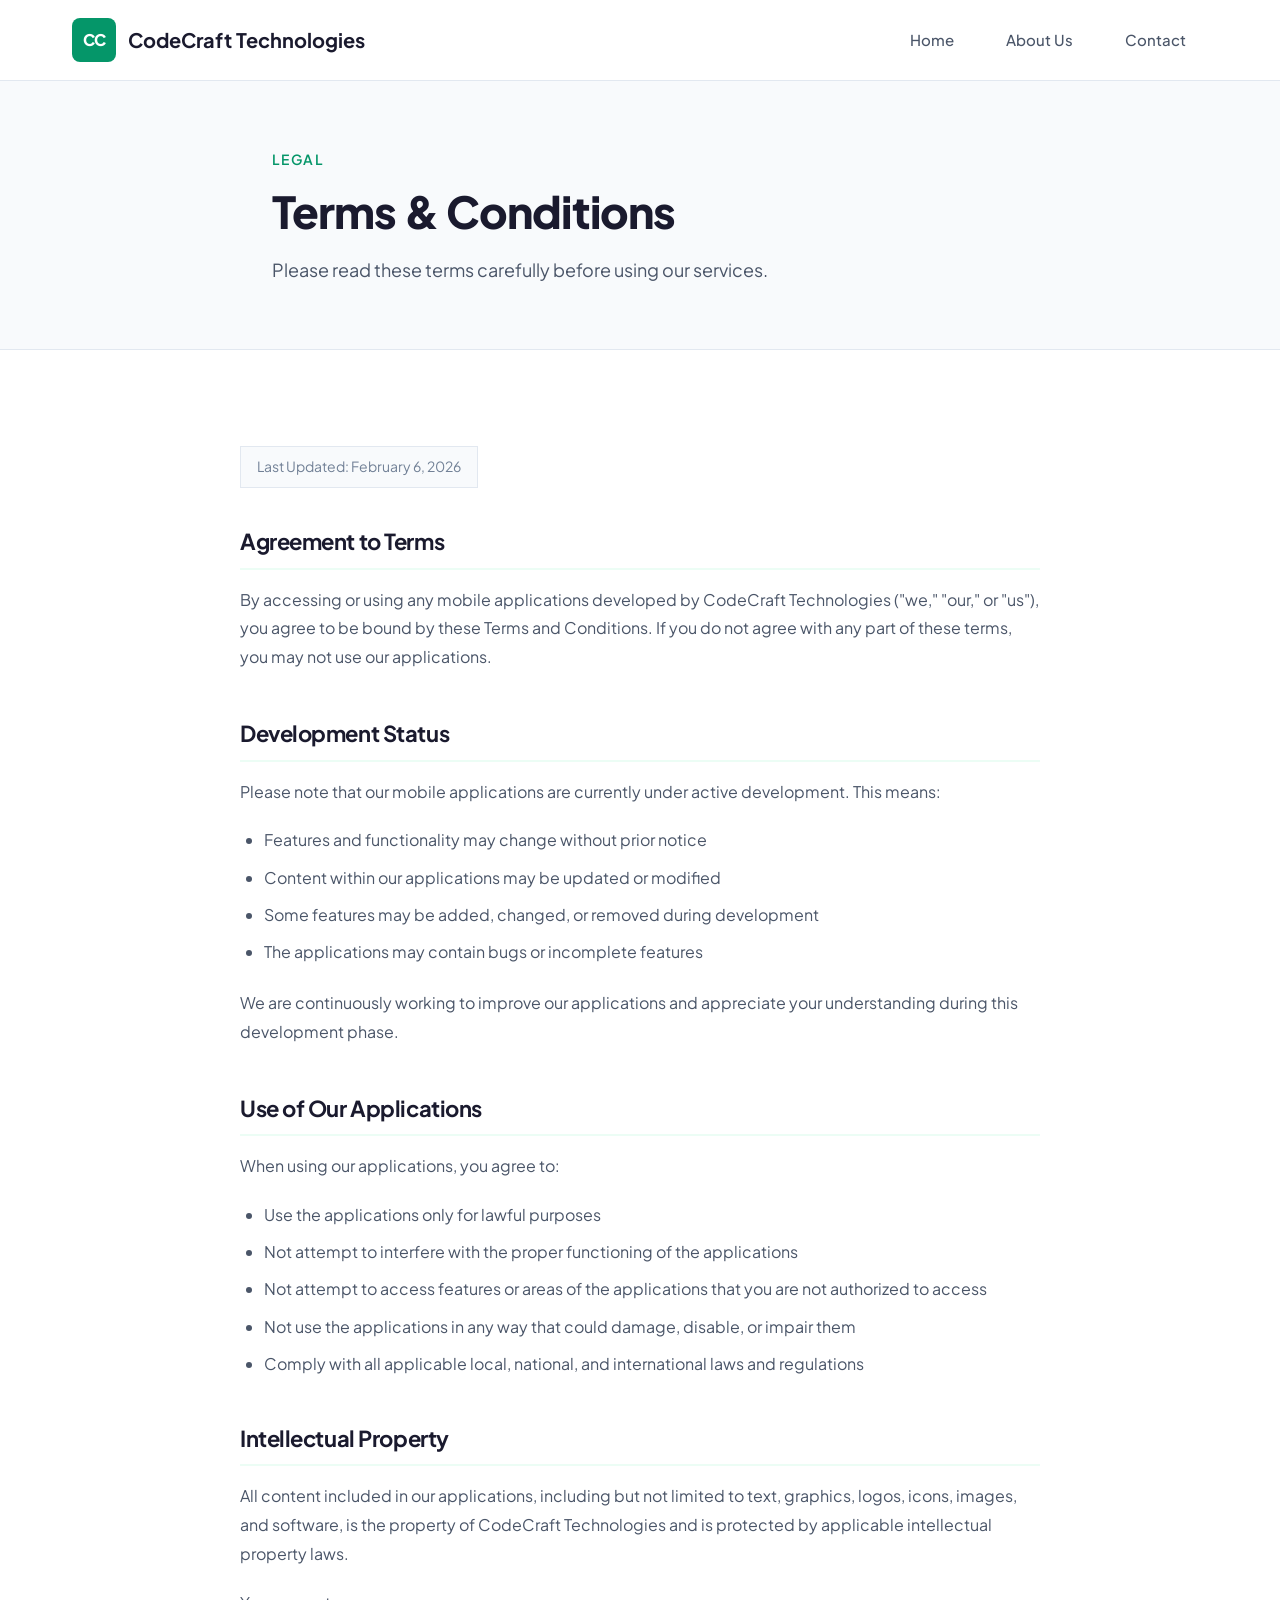
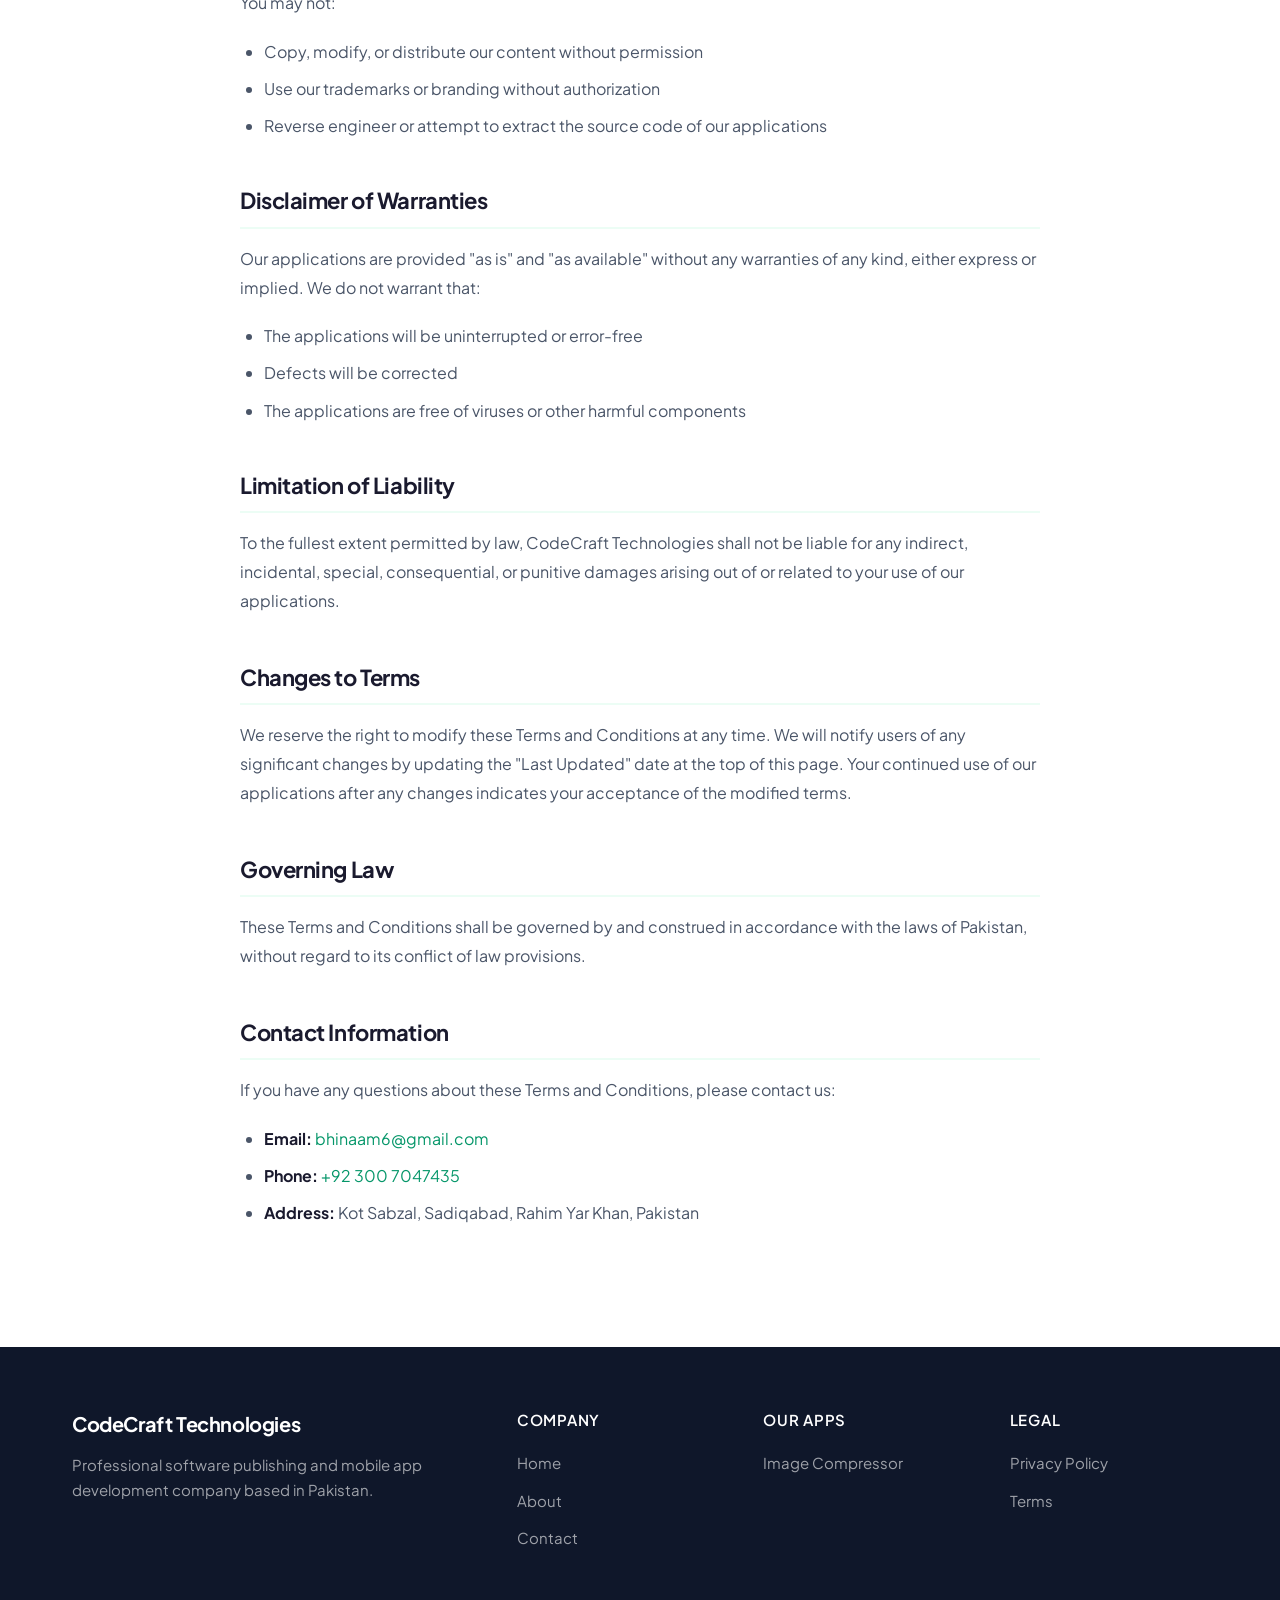
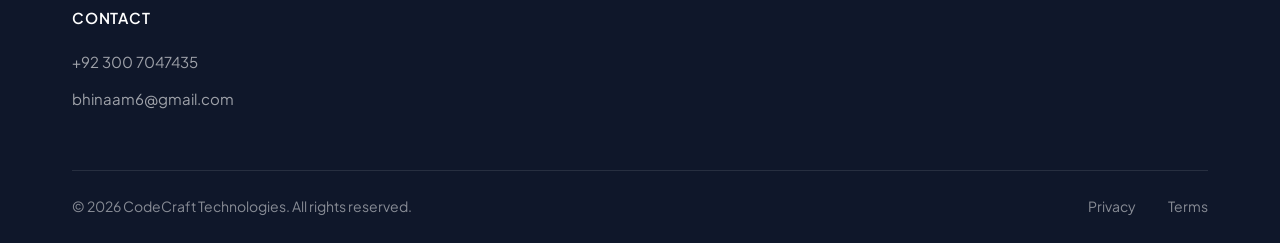
<file: terms.html>
<!DOCTYPE html>
<html lang="en">

<head>
    <meta charset="UTF-8">
    <meta name="viewport" content="width=device-width, initial-scale=1.0">
    <meta name="description"
        content="Terms and Conditions for CodeCraft Technologies mobile applications and services.">
    <title>Terms & Conditions | CodeCraft Technologies</title>
    <link rel="stylesheet" href="css/style.css">
</head>

<body>
    <!-- Header -->
    <header class="header">
        <div class="container">
            <a href="index.html" class="logo">
                <span class="logo-icon">CC</span>
                CodeCraft Technologies
            </a>
            <nav class="nav" id="nav">
                <a href="index.html" class="nav-link">Home</a>
                <a href="about.html" class="nav-link">About Us</a>
                <a href="contact.html" class="nav-link">Contact</a>
            </nav>
            <button class="mobile-menu-btn" id="menuBtn" aria-label="Toggle menu">
                <svg xmlns="http://www.w3.org/2000/svg" width="24" height="24" viewBox="0 0 24 24" fill="none"
                    stroke="currentColor" stroke-width="2" stroke-linecap="round" stroke-linejoin="round">
                    <line x1="4" x2="20" y1="12" y2="12" />
                    <line x1="4" x2="20" y1="6" y2="6" />
                    <line x1="4" x2="20" y1="18" y2="18" />
                </svg>
            </button>
        </div>
    </header>

    <!-- Page Header -->
    <section class="page-header">
        <div class="container">
            <span class="section-label">Legal</span>
            <h1>Terms & Conditions</h1>
            <p>Please read these terms carefully before using our services.</p>
        </div>
    </section>

    <!-- Terms Content -->
    <section class="section legal-section">
        <div class="container">
            <div class="legal-content">
                <span class="last-updated">Last Updated: February 6, 2026</span>

                <h2>Agreement to Terms</h2>
                <p>By accessing or using any mobile applications developed by CodeCraft Technologies ("we," "our," or
                    "us"), you agree to be bound by these Terms and Conditions. If you do not agree with any part of
                    these terms, you may not use our applications.</p>

                <h2>Development Status</h2>
                <p>Please note that our mobile applications are currently under active development. This means:</p>
                <ul>
                    <li>Features and functionality may change without prior notice</li>
                    <li>Content within our applications may be updated or modified</li>
                    <li>Some features may be added, changed, or removed during development</li>
                    <li>The applications may contain bugs or incomplete features</li>
                </ul>
                <p>We are continuously working to improve our applications and appreciate your understanding during this
                    development phase.</p>

                <h2>Use of Our Applications</h2>
                <p>When using our applications, you agree to:</p>
                <ul>
                    <li>Use the applications only for lawful purposes</li>
                    <li>Not attempt to interfere with the proper functioning of the applications</li>
                    <li>Not attempt to access features or areas of the applications that you are not authorized to
                        access</li>
                    <li>Not use the applications in any way that could damage, disable, or impair them</li>
                    <li>Comply with all applicable local, national, and international laws and regulations</li>
                </ul>

                <h2>Intellectual Property</h2>
                <p>All content included in our applications, including but not limited to text, graphics, logos, icons,
                    images, and software, is the property of CodeCraft Technologies and is protected by applicable
                    intellectual property laws.</p>
                <p>You may not:</p>
                <ul>
                    <li>Copy, modify, or distribute our content without permission</li>
                    <li>Use our trademarks or branding without authorization</li>
                    <li>Reverse engineer or attempt to extract the source code of our applications</li>
                </ul>

                <h2>Disclaimer of Warranties</h2>
                <p>Our applications are provided "as is" and "as available" without any warranties of any kind, either
                    express or implied. We do not warrant that:</p>
                <ul>
                    <li>The applications will be uninterrupted or error-free</li>
                    <li>Defects will be corrected</li>
                    <li>The applications are free of viruses or other harmful components</li>
                </ul>

                <h2>Limitation of Liability</h2>
                <p>To the fullest extent permitted by law, CodeCraft Technologies shall not be liable for any indirect,
                    incidental, special, consequential, or punitive damages arising out of or related to your use of our
                    applications.</p>

                <h2>Changes to Terms</h2>
                <p>We reserve the right to modify these Terms and Conditions at any time. We will notify users of any
                    significant changes by updating the "Last Updated" date at the top of this page. Your continued use
                    of our applications after any changes indicates your acceptance of the modified terms.</p>

                <h2>Governing Law</h2>
                <p>These Terms and Conditions shall be governed by and construed in accordance with the laws of
                    Pakistan, without regard to its conflict of law provisions.</p>

                <h2>Contact Information</h2>
                <p>If you have any questions about these Terms and Conditions, please contact us:</p>
                <ul>
                    <li><strong>Email:</strong> <a href="mailto:bhinaam6@gmail.com">bhinaam6@gmail.com</a></li>
                    <li><strong>Phone:</strong> <a href="tel:+923007047435">+92 300 7047435</a></li>
                    <li><strong>Address:</strong> Kot Sabzal, Sadiqabad, Rahim Yar Khan, Pakistan</li>
                </ul>
            </div>
        </div>
    </section>

    <!-- Footer -->
    <footer class="footer">
        <div class="container">
            <div class="footer-grid">
                <div class="footer-brand">
                    <h3>CodeCraft Technologies</h3>
                    <p>Professional software publishing and mobile app development company based in Pakistan.</p>
                </div>
                <div class="footer-nav">
                    <h4>Company</h4>
                    <ul class="footer-links">
                        <li><a href="index.html">Home</a></li>
                        <li><a href="about.html">About</a></li>
                        <li><a href="contact.html">Contact</a></li>
                    </ul>
                </div>
                <div class="footer-nav">
                    <h4>Our Apps</h4>
                    <ul class="footer-links">
                        <li><a href="apps/image-compressor/index.html">Image Compressor</a></li>
                    </ul>
                </div>
                <div class="footer-nav">
                    <h4>Legal</h4>
                    <ul class="footer-links">
                        <li><a href="privacy.html">Privacy Policy</a></li>
                        <li><a href="terms.html">Terms</a></li>
                    </ul>
                </div>
                <div class="footer-nav">
                    <h4>Contact</h4>
                    <ul class="footer-links">
                        <li><a href="tel:+923007047435">+92 300 7047435</a></li>
                        <li><a href="mailto:bhinaam6@gmail.com">bhinaam6@gmail.com</a></li>
                    </ul>
                </div>
            </div>
            <div class="footer-bottom">
                <p>&copy; 2026 CodeCraft Technologies. All rights reserved.</p>
                <div class="footer-bottom-links">
                    <a href="privacy.html">Privacy</a>
                    <a href="terms.html">Terms</a>
                </div>
            </div>
        </div>
    </footer>

    <script>
        document.getElementById('menuBtn').addEventListener('click', function () {
            document.getElementById('nav').classList.toggle('active');
        });
    </script>
</body>

</html>
</file>
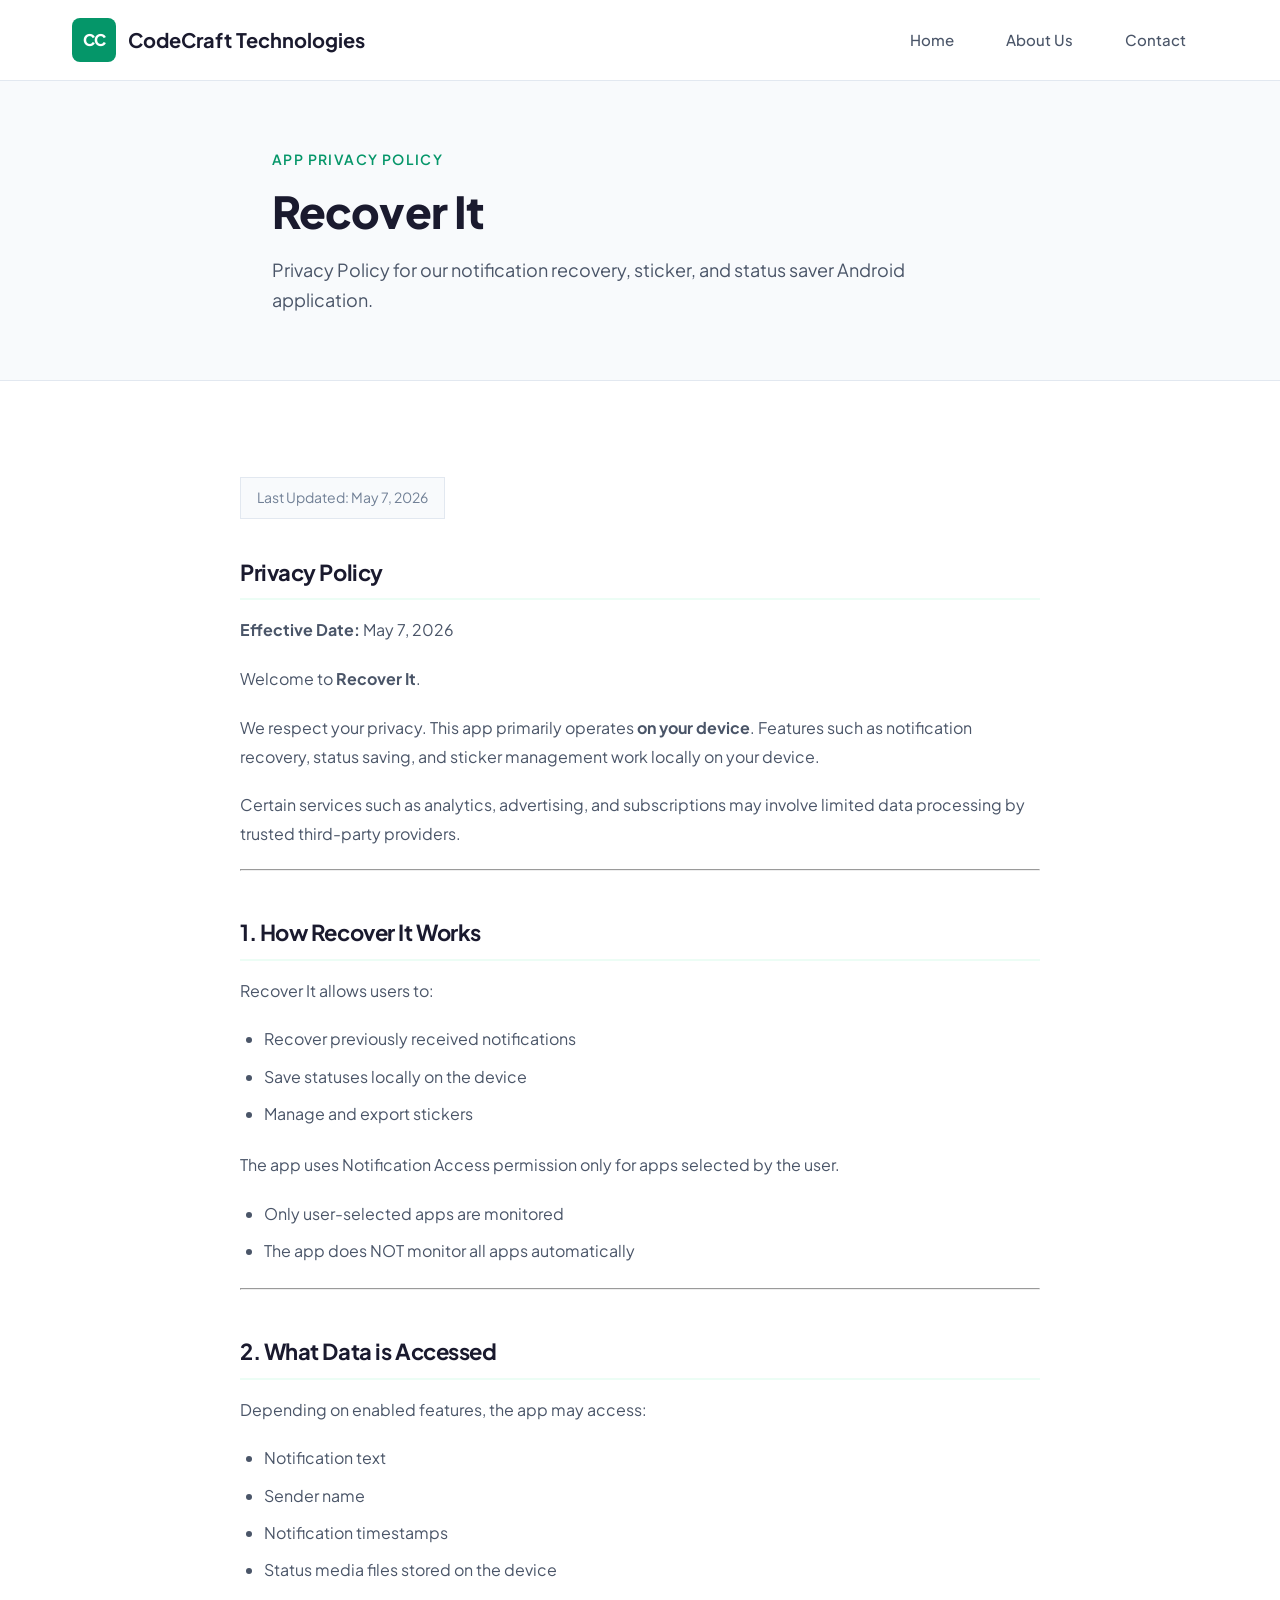
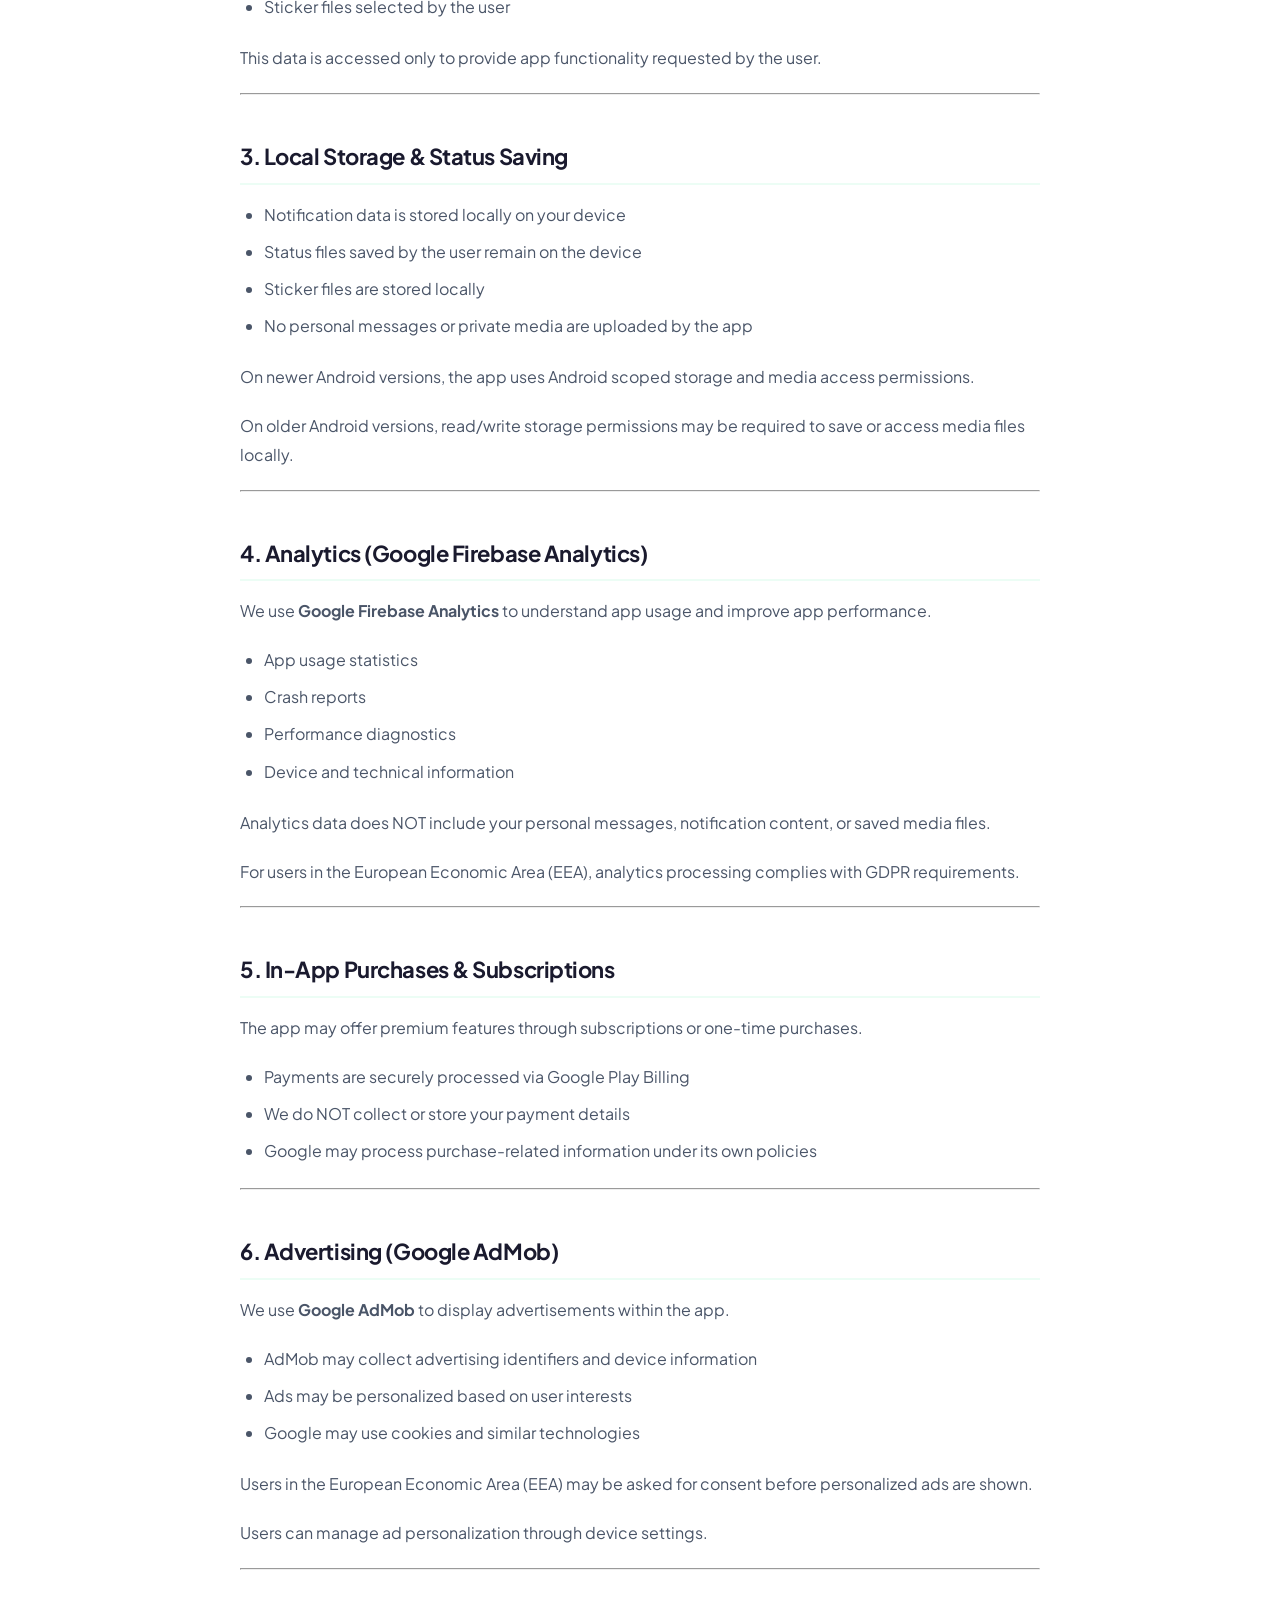
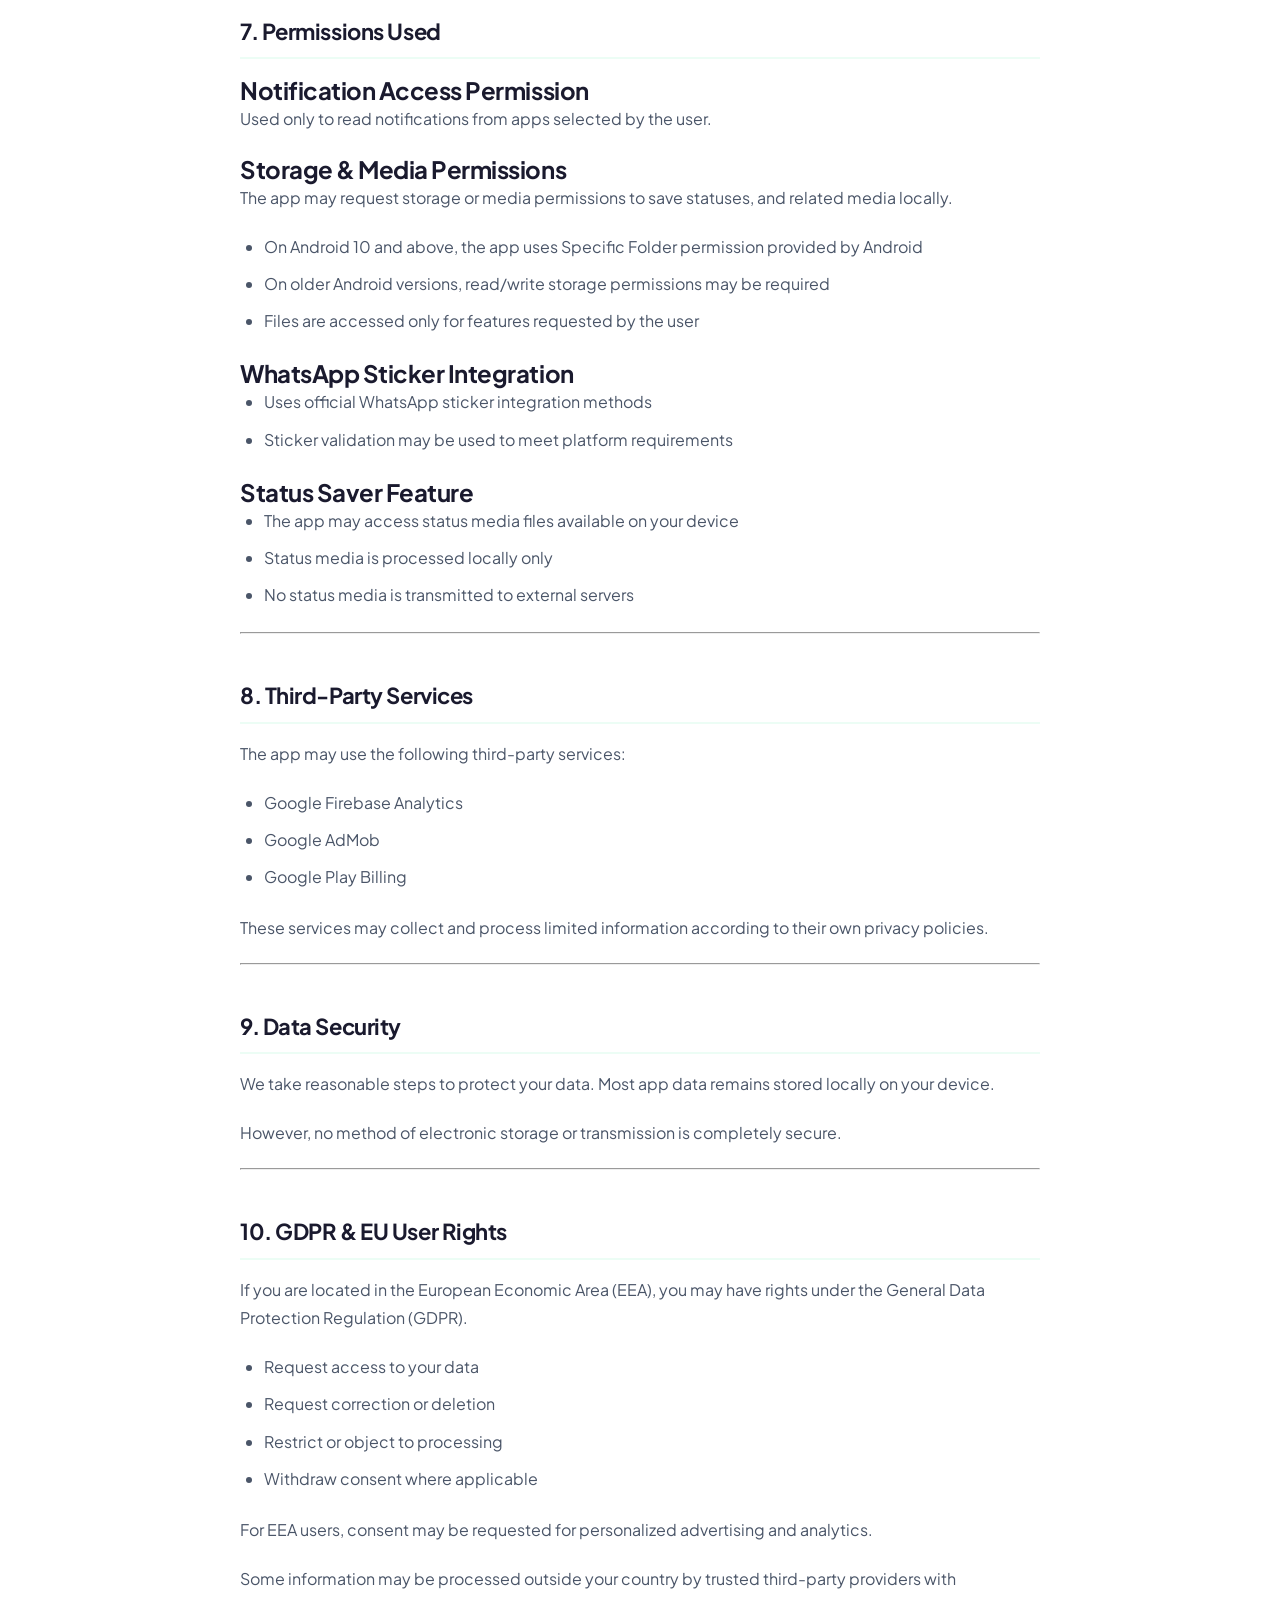
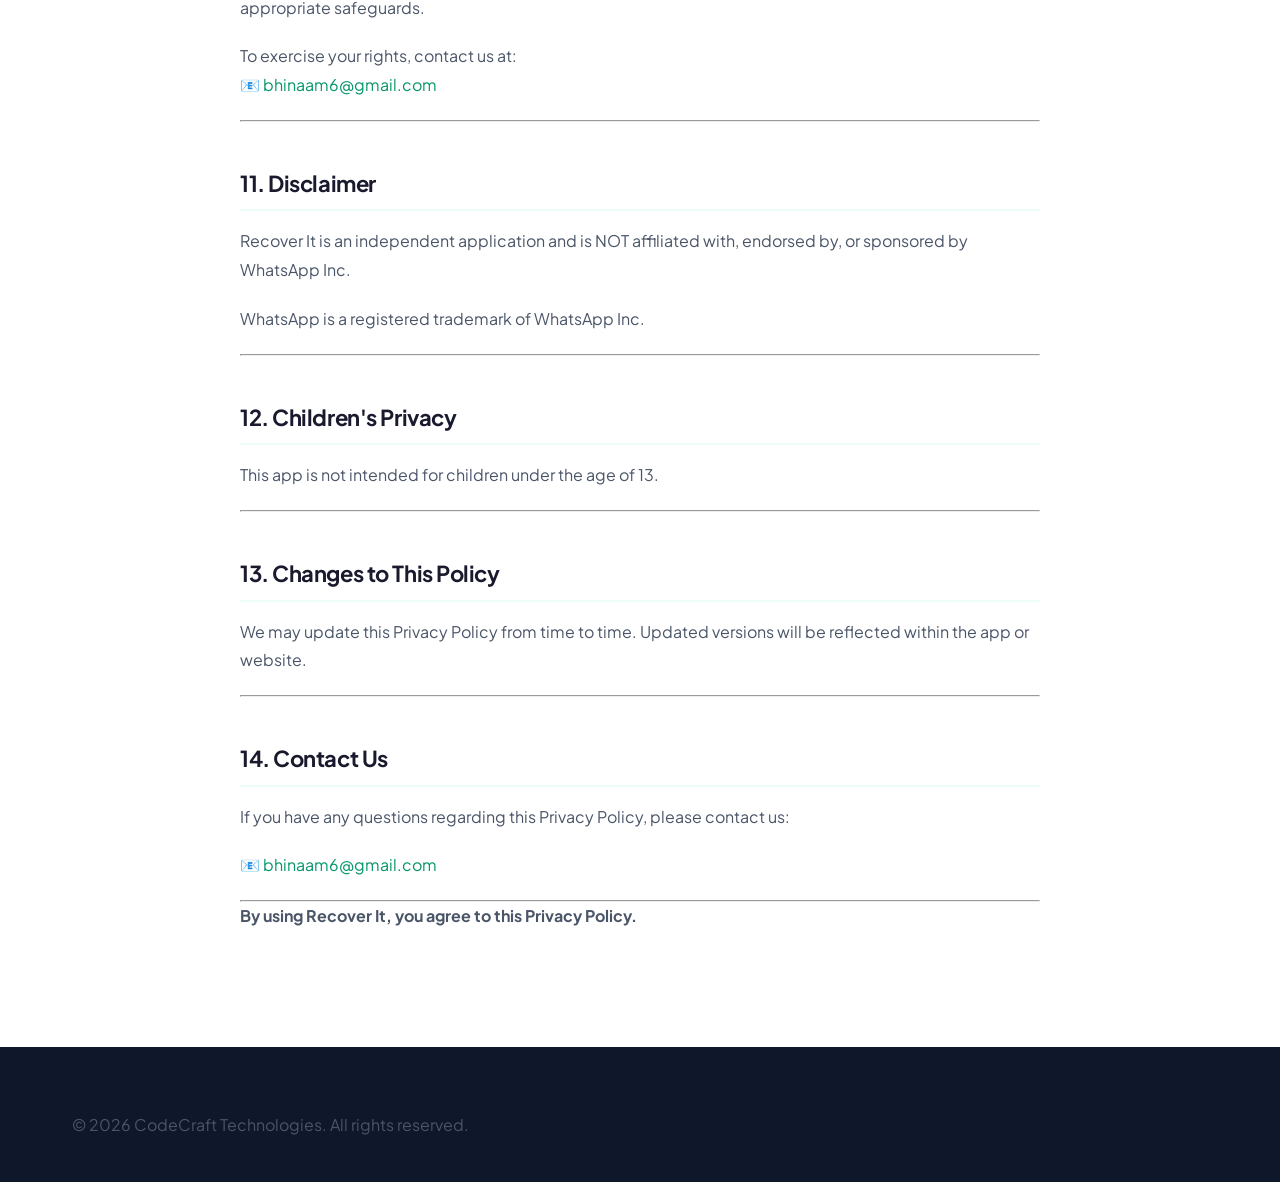
<file: apps/privacy.html>
<!DOCTYPE html>
<html lang="en">

<head>
    <meta charset="UTF-8">
    <meta name="viewport" content="width=device-width, initial-scale=1.0">
    <meta name="description"
        content="Privacy Policy for Recover It Android app by CodeCraft Technologies.">
    <title>Privacy Policy | Recover It</title>
    <link rel="stylesheet" href="../../css/style.css">
</head>

<body>

    <!-- Header -->
    <header class="header">
        <div class="container">
            <a href="../../index.html" class="logo">
                <span class="logo-icon">CC</span>
                CodeCraft Technologies
            </a>

            <nav class="nav" id="nav">
                <a href="../../index.html" class="nav-link">Home</a>
                <a href="../../about.html" class="nav-link">About Us</a>
                <a href="../../contact.html" class="nav-link">Contact</a>
            </nav>

            <button class="mobile-menu-btn" id="menuBtn">☰</button>
        </div>
    </header>

    <!-- Page Header -->
    <section class="page-header">
        <div class="container">
            <span class="section-label">App Privacy Policy</span>
            <h1>Recover It</h1>
            <p>
                Privacy Policy for our notification recovery, sticker, and status saver Android application.
            </p>
        </div>
    </section>

    <!-- Privacy Content -->
    <section class="section legal-section">
        <div class="container">
            <div class="legal-content">

                <span class="last-updated">Last Updated: May 7, 2026</span>

                <h2>Privacy Policy</h2>
                <p><strong>Effective Date:</strong> May 7, 2026</p>

                <p>
                    Welcome to <strong>Recover It</strong>.
                </p>

                <p>
                    We respect your privacy. This app primarily operates
                    <strong>on your device</strong>.
                    Features such as notification recovery, status saving,
                    and sticker management work locally on your device.
                </p>

                <p>
                    Certain services such as analytics, advertising,
                    and subscriptions may involve limited data processing
                    by trusted third-party providers.
                </p>

                <hr>

                <h2>1. How Recover It Works</h2>

                <p>
                    Recover It allows users to:
                </p>

                <ul>
                    <li>Recover previously received notifications</li>
                    <li>Save statuses locally on the device</li>
                    <li>Manage and export stickers</li>
                </ul>

                <p>
                    The app uses Notification Access permission
                    only for apps selected by the user.
                </p>

                <ul>
                    <li>Only user-selected apps are monitored</li>
                    <li>The app does NOT monitor all apps automatically</li>
                </ul>

                <hr>

                <h2>2. What Data is Accessed</h2>

                <p>
                    Depending on enabled features, the app may access:
                </p>

                <ul>
                    <li>Notification text</li>
                    <li>Sender name</li>
                    <li>Notification timestamps</li>
                    <li>Status media files stored on the device</li>
                    <li>Sticker files selected by the user</li>
                </ul>

                <p>
                    This data is accessed only to provide app functionality
                    requested by the user.
                </p>

                <hr>

                <h2>3. Local Storage & Status Saving</h2>

                <ul>
                    <li>Notification data is stored locally on your device</li>
                    <li>Status files saved by the user remain on the device</li>
                    <li>Sticker files are stored locally</li>
                    <li>No personal messages or private media are uploaded by the app</li>
                </ul>

                <p>
                    On newer Android versions, the app uses
                    Android scoped storage and media access permissions.
                </p>

                <p>
                    On older Android versions, read/write storage permissions
                    may be required to save or access media files locally.
                </p>

                <hr>

                <h2>4. Analytics (Google Firebase Analytics)</h2>

                <p>
                    We use <strong>Google Firebase Analytics</strong>
                    to understand app usage and improve app performance.
                </p>

                <ul>
                    <li>App usage statistics</li>
                    <li>Crash reports</li>
                    <li>Performance diagnostics</li>
                    <li>Device and technical information</li>
                </ul>

                <p>
                    Analytics data does NOT include your personal messages,
                    notification content, or saved media files.
                </p>

                <p>
                    For users in the European Economic Area (EEA),
                    analytics processing complies with GDPR requirements.
                </p>

                <hr>

                <h2>5. In-App Purchases & Subscriptions</h2>

                <p>
                    The app may offer premium features through
                    subscriptions or one-time purchases.
                </p>

                <ul>
                    <li>Payments are securely processed via Google Play Billing</li>
                    <li>We do NOT collect or store your payment details</li>
                    <li>Google may process purchase-related information under its own policies</li>
                </ul>

                <hr>

                <h2>6. Advertising (Google AdMob)</h2>

                <p>
                    We use <strong>Google AdMob</strong>
                    to display advertisements within the app.
                </p>

                <ul>
                    <li>AdMob may collect advertising identifiers and device information</li>
                    <li>Ads may be personalized based on user interests</li>
                    <li>Google may use cookies and similar technologies</li>
                </ul>

                <p>
                    Users in the European Economic Area (EEA)
                    may be asked for consent before personalized ads are shown.
                </p>

                <p>
                    Users can manage ad personalization through device settings.
                </p>

                <hr>

                <h2>7. Permissions Used</h2>

                <h3>Notification Access Permission</h3>

                <p>
                    Used only to read notifications from apps selected by the user.
                </p>

                <h3>Storage & Media Permissions</h3>

                <p>
                    The app may request storage or media permissions
                    to save statuses, and related media locally.
                </p>

                <ul>
                    <li>
                        On Android 10 and above, the app uses Specific Folder permission
                        provided by Android
                    </li>

                    <li>
                        On older Android versions, read/write storage permissions
                        may be required
                    </li>

                    <li>
                        Files are accessed only for features requested by the user
                    </li>
                </ul>

                <h3>WhatsApp Sticker Integration</h3>

                <ul>
                    <li>Uses official WhatsApp sticker integration methods</li>
                    <li>Sticker validation may be used to meet platform requirements</l>
                </ul>

                <h3>Status Saver Feature</h3>

                <ul>
                    <li>The app may access status media files available on your device</li>
                    <li>Status media is processed locally only</li>
                    <li>No status media is transmitted to external servers</li>
                </ul>

                <hr>

                <h2>8. Third-Party Services</h2>

                <p>
                    The app may use the following third-party services:
                </p>

                <ul>
                    <li>Google Firebase Analytics</li>
                    <li>Google AdMob</li>
                    <li>Google Play Billing</li>
                </ul>

                <p>
                    These services may collect and process limited information
                    according to their own privacy policies.
                </p>

                <hr>

                <h2>9. Data Security</h2>

                <p>
                    We take reasonable steps to protect your data.
                    Most app data remains stored locally on your device.
                </p>

                <p>
                    However, no method of electronic storage or transmission
                    is completely secure.
                </p>

                <hr>

                <h2>10. GDPR & EU User Rights</h2>

                <p>
                    If you are located in the European Economic Area (EEA),
                    you may have rights under the General Data Protection Regulation (GDPR).
                </p>

                <ul>
                    <li>Request access to your data</li>
                    <li>Request correction or deletion</li>
                    <li>Restrict or object to processing</li>
                    <li>Withdraw consent where applicable</li>
                </ul>

                <p>
                    For EEA users, consent may be requested
                    for personalized advertising and analytics.
                </p>

                <p>
                    Some information may be processed outside your country
                    by trusted third-party providers with appropriate safeguards.
                </p>

                <p>
                    To exercise your rights, contact us at:
                    <br>
                    📧 <a href="mailto:bhinaam6@gmail.com">bhinaam6@gmail.com</a>
                </p>

                <hr>

                <h2>11. Disclaimer</h2>

                <p>
                    Recover It is an independent application and is NOT
                    affiliated with, endorsed by, or sponsored by WhatsApp Inc.
                </p>

                <p>
                    WhatsApp is a registered trademark of WhatsApp Inc.
                </p>

                <hr>

                <h2>12. Children's Privacy</h2>

                <p>
                    This app is not intended for children under the age of 13.
                </p>

                <hr>

                <h2>13. Changes to This Policy</h2>

                <p>
                    We may update this Privacy Policy from time to time.
                    Updated versions will be reflected within the app or website.
                </p>

                <hr>

                <h2>14. Contact Us</h2>

                <p>
                    If you have any questions regarding this Privacy Policy,
                    please contact us:
                </p>

                <p>
                    📧 <a href="mailto:bhinaam6@gmail.com">bhinaam6@gmail.com</a>
                </p>

                <hr>

                <p>
                    <strong>
                        By using Recover It, you agree to this Privacy Policy.
                    </strong>
                </p>

            </div>
        </div>
    </section>

    <!-- Footer -->
    <footer class="footer">
        <div class="container">
            <p>&copy; 2026 CodeCraft Technologies. All rights reserved.</p>
        </div>
    </footer>

    <script>
        document.getElementById('menuBtn').addEventListener('click', function () {
            document.getElementById('nav').classList.toggle('active');
        });
    </script>

</body>

</html>
</file>
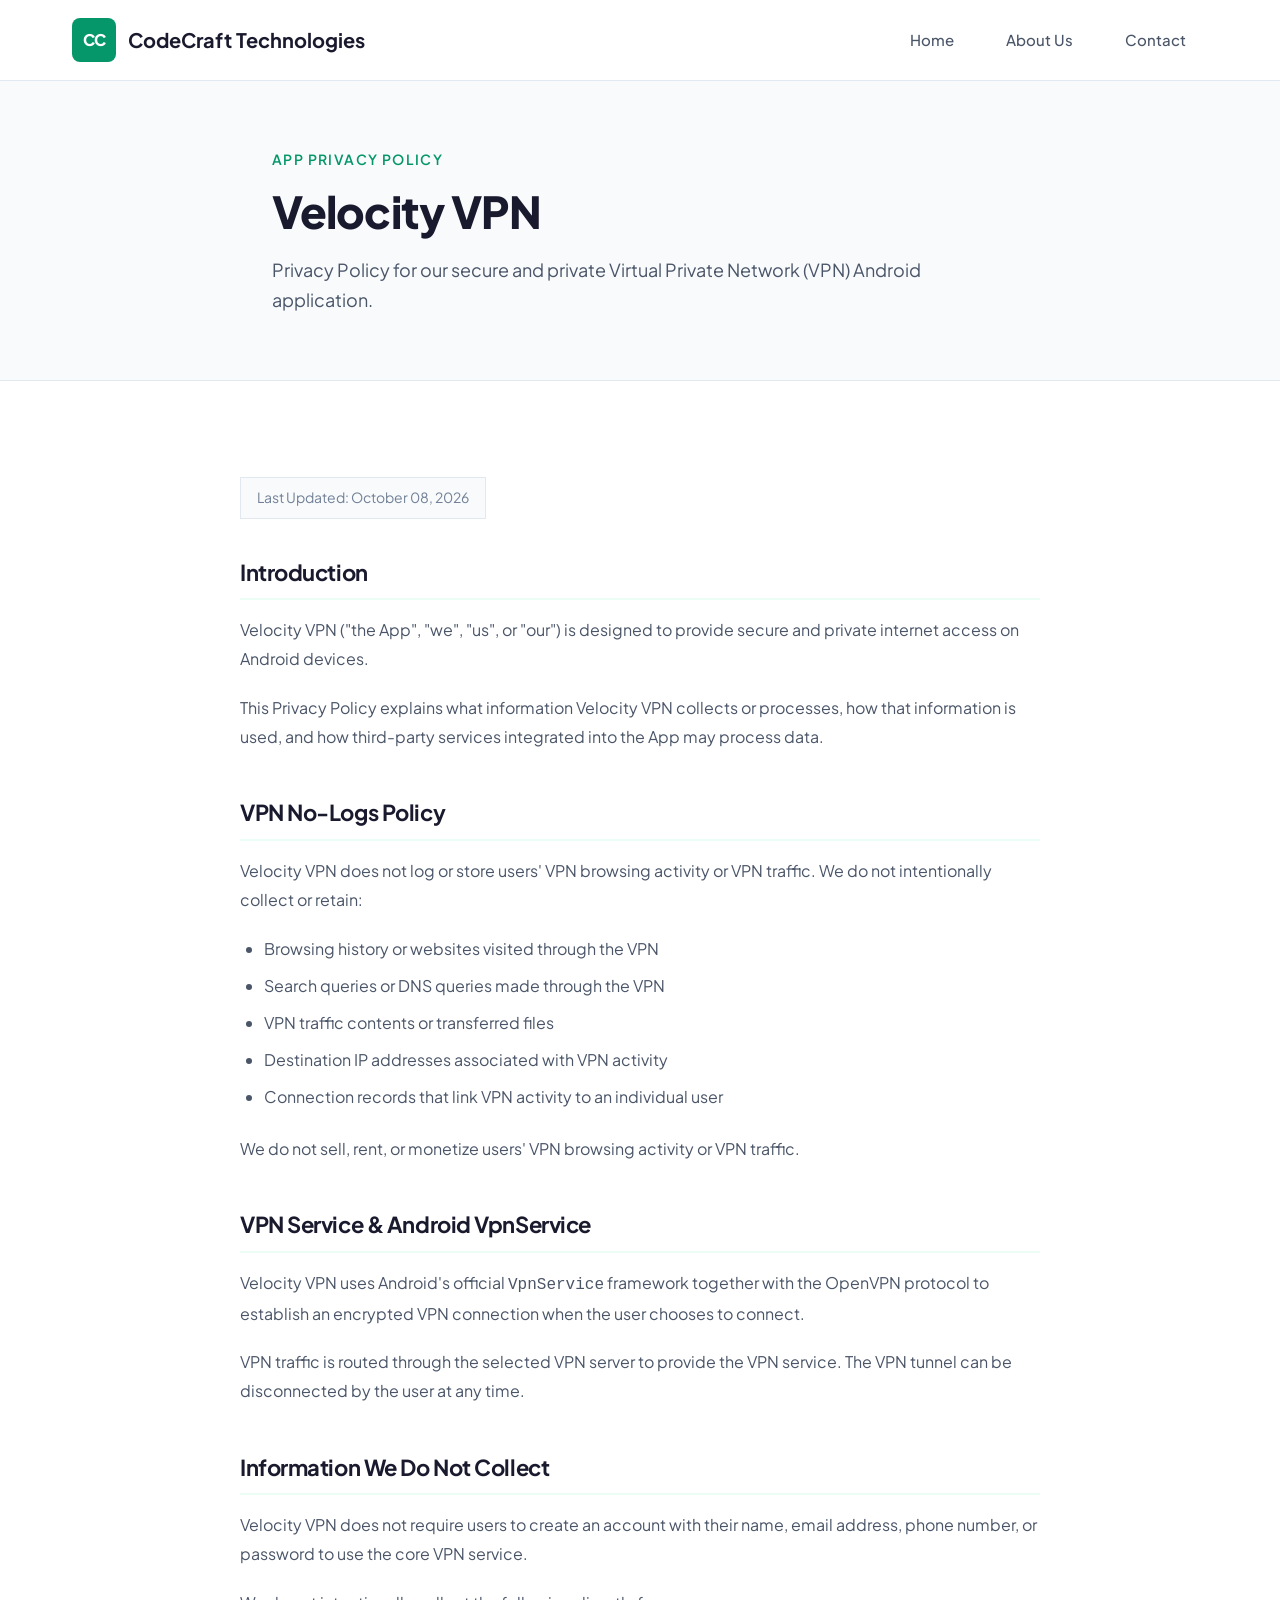
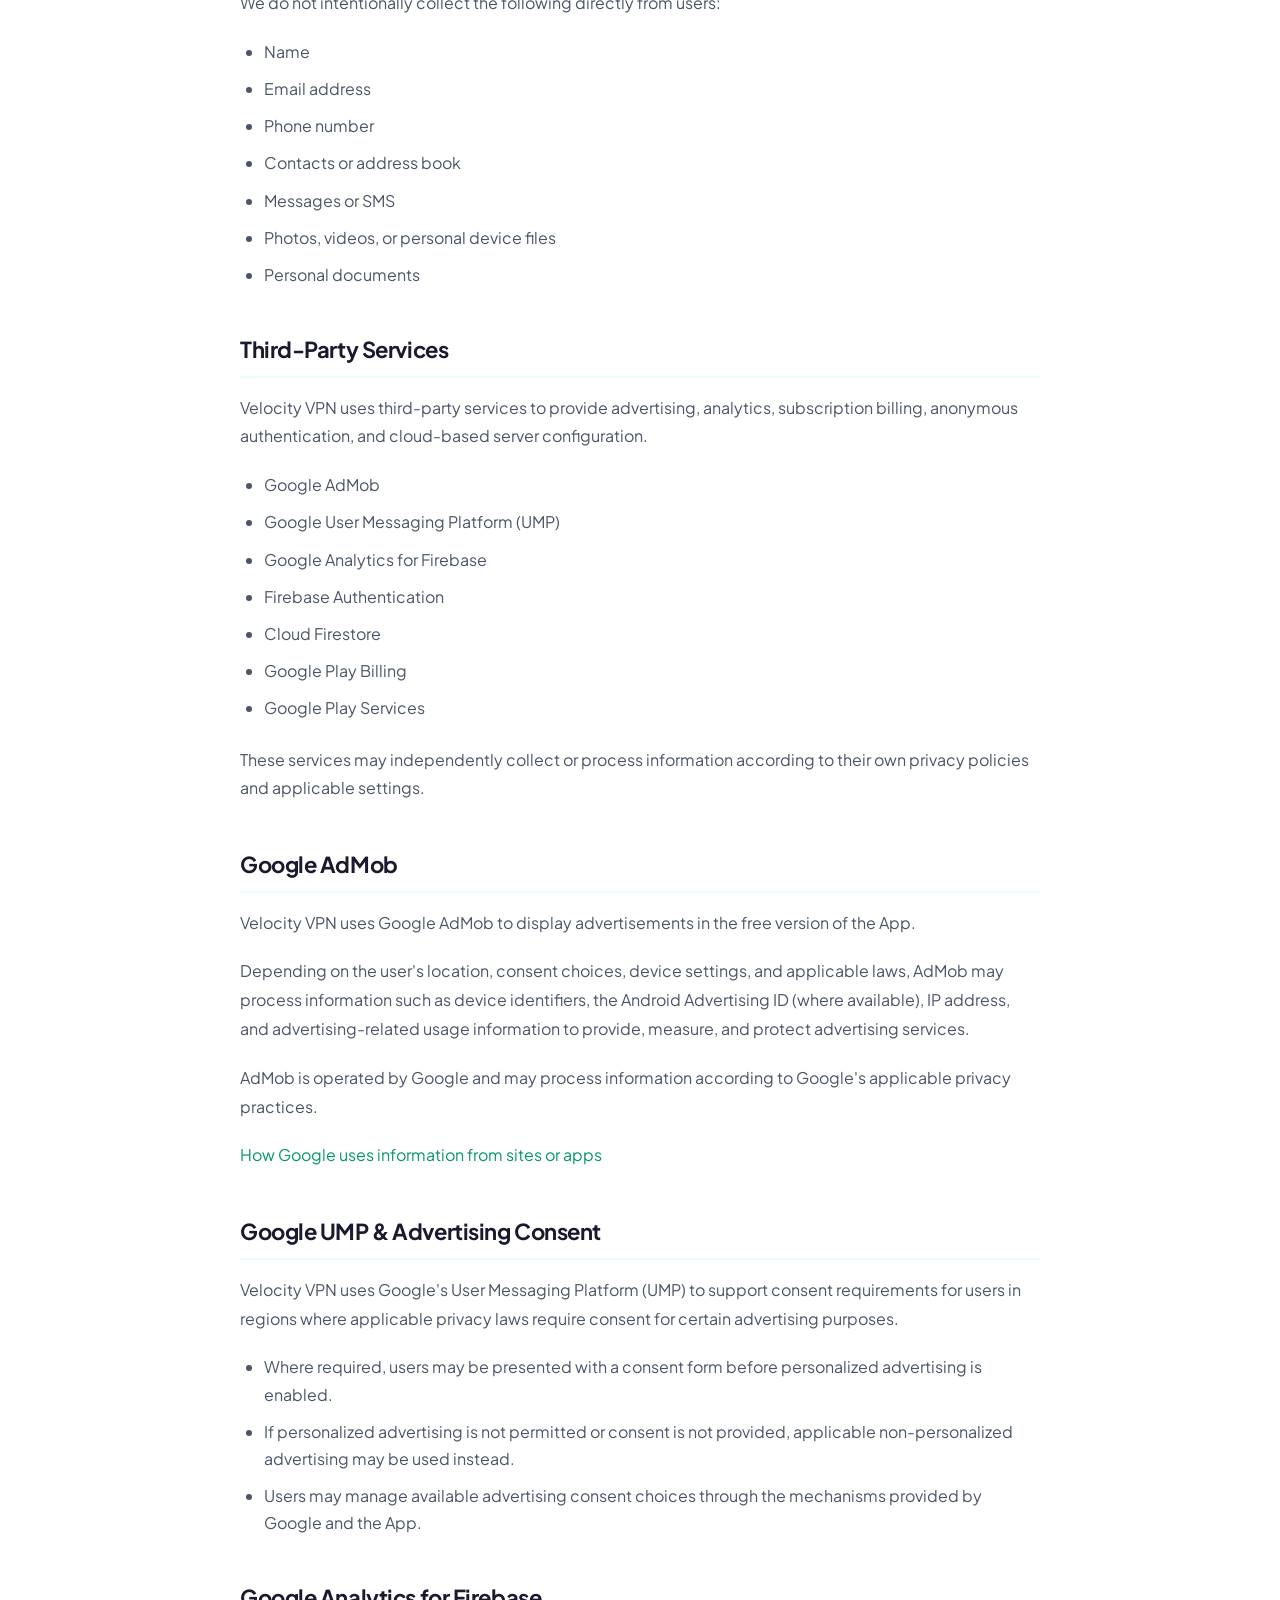
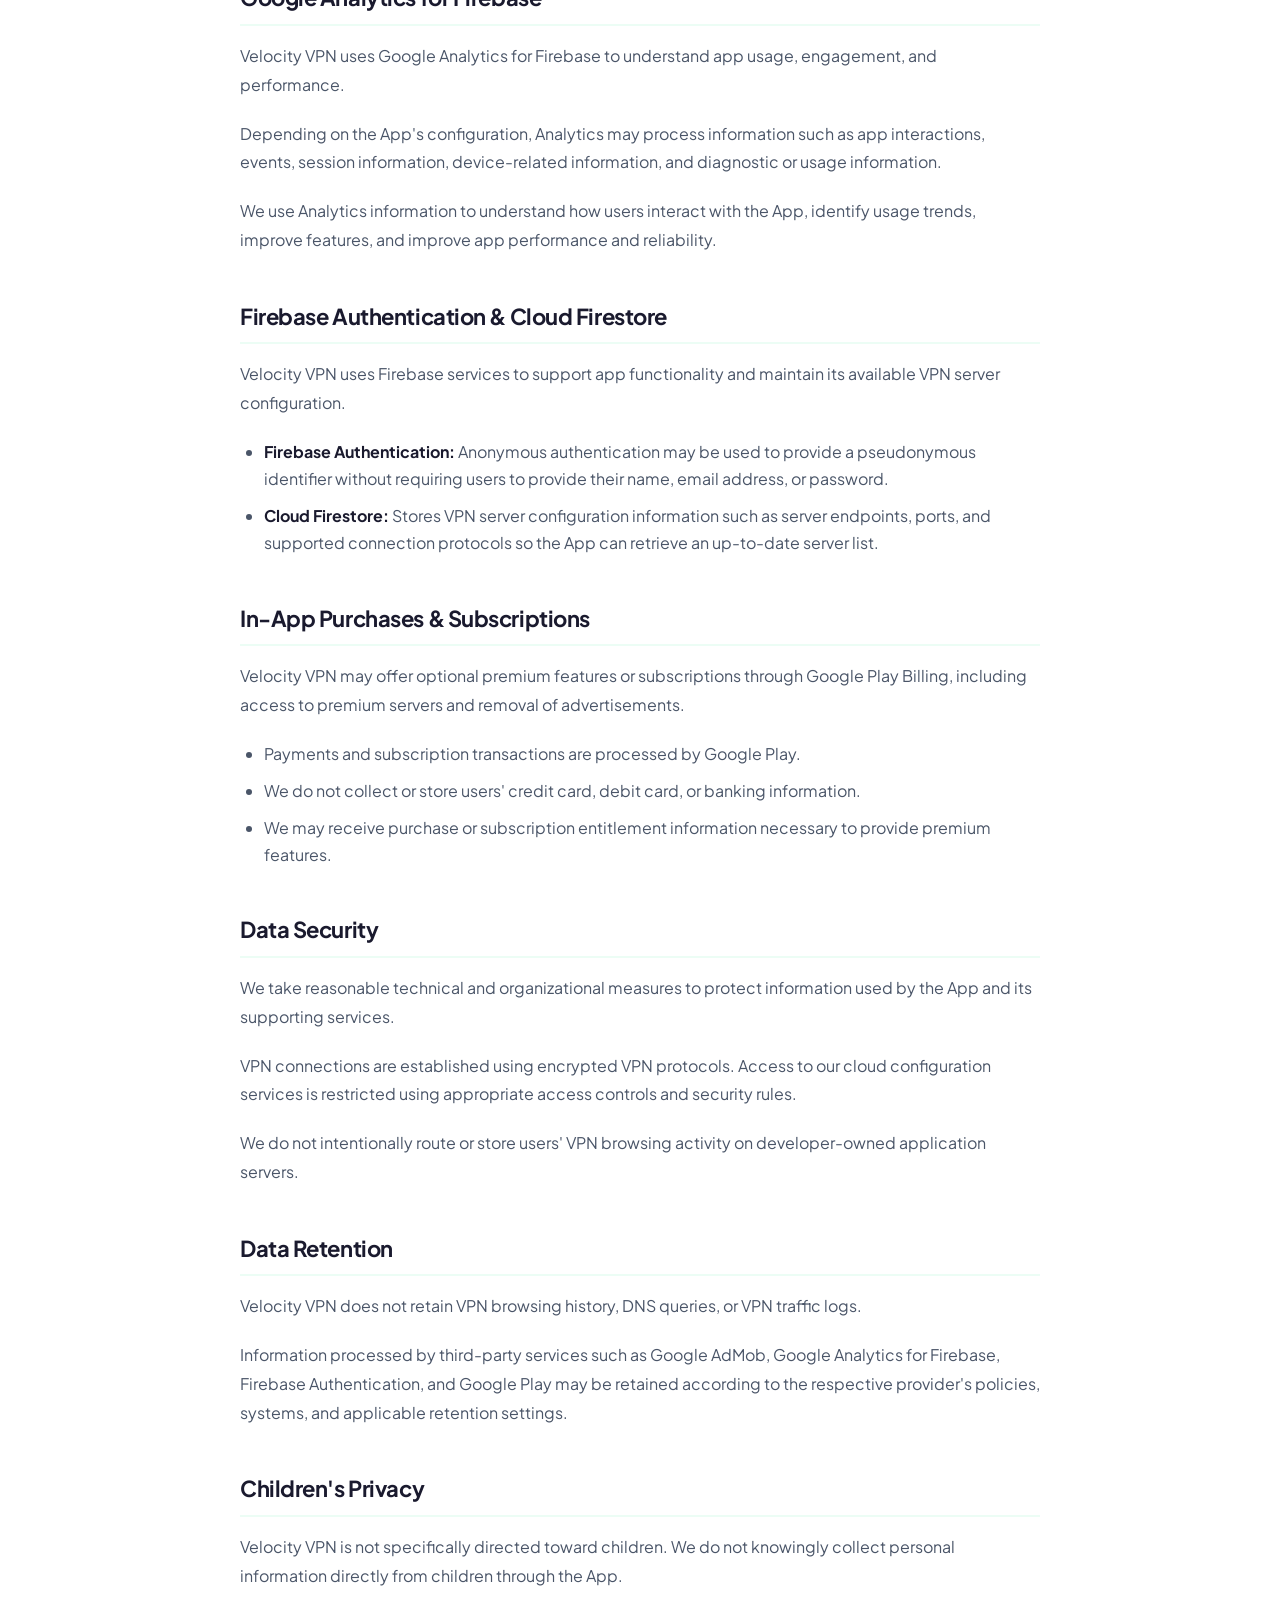
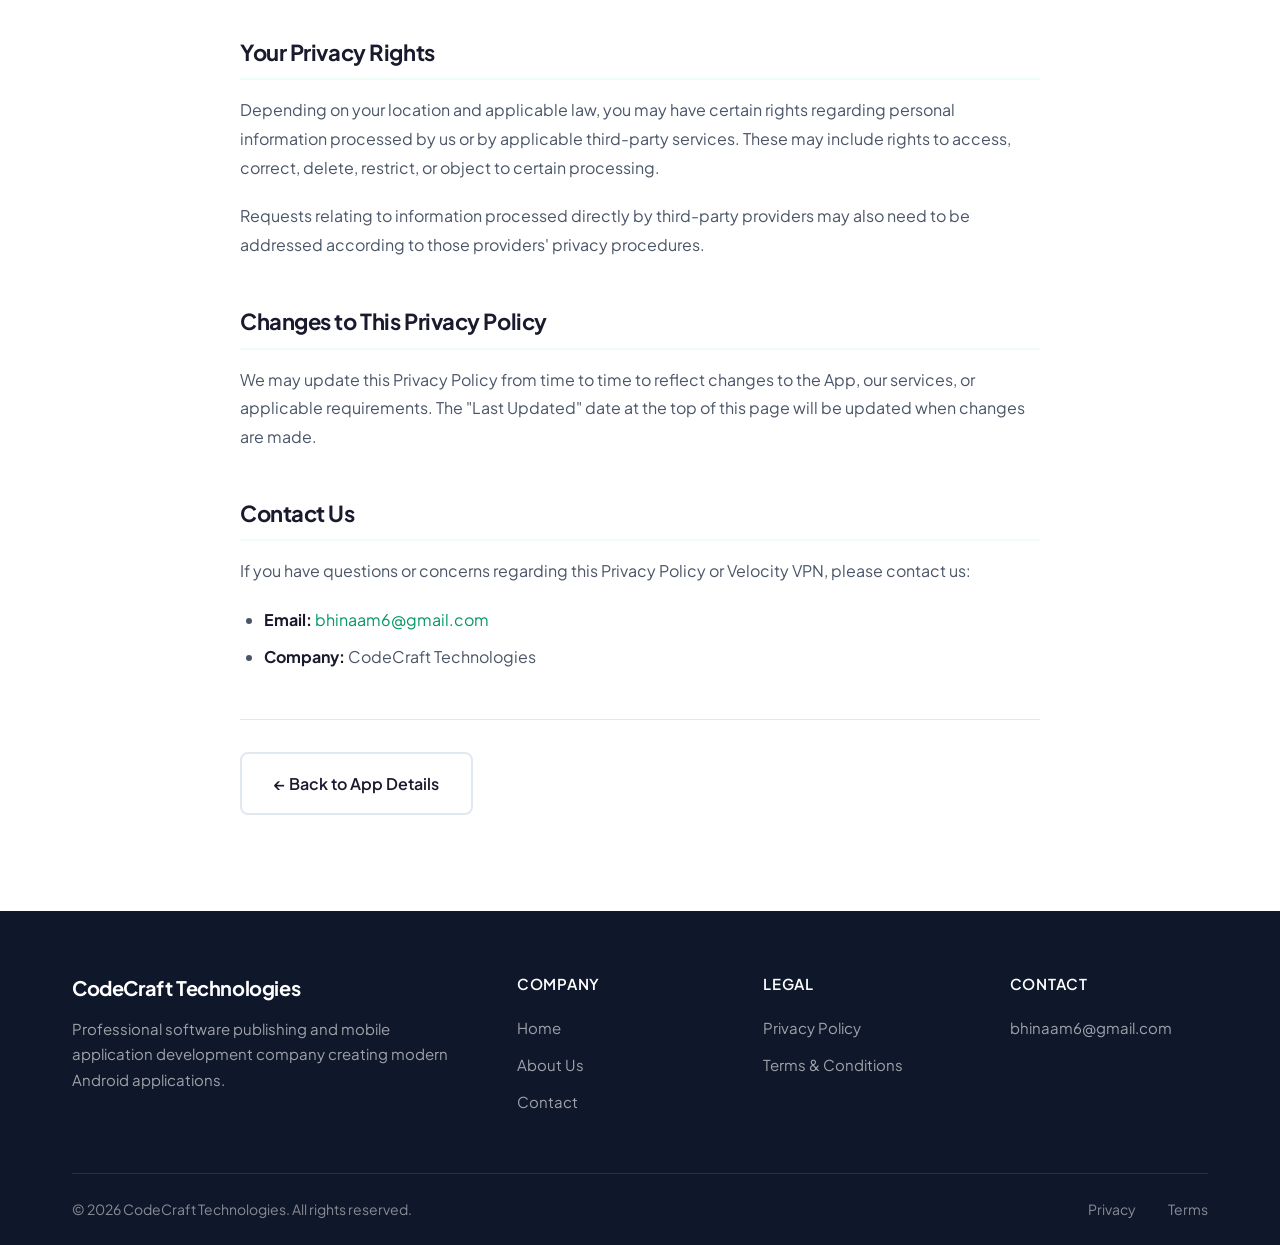
<file: apps/velocity_privacy.html>
<!DOCTYPE html>  
<html lang="en">  
  
<head>  
    <meta charset="UTF-8">  
    <meta name="viewport" content="width=device-width, initial-scale=1.0">  
    <meta name="description"  
        content="Privacy Policy for Velocity VPN Android application.">  
    <title>Privacy Policy | Velocity VPN</title>  
    <link rel="stylesheet" href="../../css/style.css">  
</head>  
  
<body>  
  
    <!-- Header -->  
    <header class="header">  
        <div class="container">  
            <a href="../../index.html" class="logo">  
                <span class="logo-icon">CC</span>  
                CodeCraft Technologies  
            </a>  
  
            <nav class="nav" id="nav">  
                <a href="../../index.html" class="nav-link">Home</a>  
                <a href="../../about.html" class="nav-link">About Us</a>  
                <a href="../../contact.html" class="nav-link">Contact</a>  
            </nav>  
  
            <button class="mobile-menu-btn" id="menuBtn" aria-label="Toggle menu">  
                <svg xmlns="http://www.w3.org/2000/svg" width="24" height="24"  
                    viewBox="0 0 24 24" fill="none" stroke="currentColor"  
                    stroke-width="2" stroke-linecap="round"  
                    stroke-linejoin="round">  
                    <line x1="4" x2="20" y1="12" y2="12" />  
                    <line x1="4" x2="20" y1="6" y2="6" />  
                    <line x1="4" x2="20" y1="18" y2="18" />  
                </svg>  
            </button>  
        </div>  
    </header>  
  
    <!-- Page Header -->  
    <section class="page-header">  
        <div class="container">  
            <span class="section-label">App Privacy Policy</span>  
            <h1>Velocity VPN</h1>  
            <p>  
                Privacy Policy for our secure and private Virtual Private Network  
                (VPN) Android application.  
            </p>  
        </div>  
    </section>  
  
    <!-- Privacy Content -->  
    <section class="section legal-section">  
        <div class="container">  
            <div class="legal-content">  
  
                <span class="last-updated">Last Updated: October 08, 2026</span>  
  
                <h2>Introduction</h2>  
  
                <p>  
                    Velocity VPN ("the App", "we", "us", or "our") is designed to  
                    provide secure and private internet access on Android devices.  
                </p>  
  
                <p>  
                    This Privacy Policy explains what information Velocity VPN  
                    collects or processes, how that information is used, and how  
                    third-party services integrated into the App may process data.  
                </p>  
  
                <h2>VPN No-Logs Policy</h2>  
  
                <p>  
                    Velocity VPN does not log or store users' VPN browsing activity  
                    or VPN traffic. We do not intentionally collect or retain:  
                </p>  
  
                <ul>  
                    <li>Browsing history or websites visited through the VPN</li>  
                    <li>Search queries or DNS queries made through the VPN</li>  
                    <li>VPN traffic contents or transferred files</li>  
                    <li>Destination IP addresses associated with VPN activity</li>  
                    <li>Connection records that link VPN activity to an individual user</li>  
                </ul>  
  
                <p>  
                    We do not sell, rent, or monetize users' VPN browsing activity  
                    or VPN traffic.  
                </p>  
  
                <h2>VPN Service & Android VpnService</h2>  
  
                <p>  
                    Velocity VPN uses Android's official <code>VpnService</code>  
                    framework together with the OpenVPN protocol to establish an  
                    encrypted VPN connection when the user chooses to connect.  
                </p>  
  
                <p>  
                    VPN traffic is routed through the selected VPN server to provide  
                    the VPN service. The VPN tunnel can be disconnected by the user  
                    at any time.  
                </p>  
  
                <h2>Information We Do Not Collect</h2>  
  
                <p>  
                    Velocity VPN does not require users to create an account with  
                    their name, email address, phone number, or password to use the  
                    core VPN service.  
                </p>  
  
                <p>  
                    We do not intentionally collect the following directly from  
                    users:  
                </p>  
  
                <ul>  
                    <li>Name</li>  
                    <li>Email address</li>  
                    <li>Phone number</li>  
                    <li>Contacts or address book</li>  
                    <li>Messages or SMS</li>  
                    <li>Photos, videos, or personal device files</li>  
                    <li>Personal documents</li>  
                </ul>  
  
                <h2>Third-Party Services</h2>  
  
                <p>  
                    Velocity VPN uses third-party services to provide advertising,  
                    analytics, subscription billing, anonymous authentication, and  
                    cloud-based server configuration.  
                </p>  
  
                <ul>  
                    <li>Google AdMob</li>  
                    <li>Google User Messaging Platform (UMP)</li>  
                    <li>Google Analytics for Firebase</li>  
                    <li>Firebase Authentication</li>  
                    <li>Cloud Firestore</li>  
                    <li>Google Play Billing</li>  
                    <li>Google Play Services</li>  
                </ul>  
  
                <p>  
                    These services may independently collect or process information  
                    according to their own privacy policies and applicable settings.  
                </p>  
  
                <h2>Google AdMob</h2>  
  
                <p>  
                    Velocity VPN uses Google AdMob to display advertisements in the  
                    free version of the App.  
                </p>  
  
                <p>  
                    Depending on the user's location, consent choices, device  
                    settings, and applicable laws, AdMob may process information  
                    such as device identifiers, the Android Advertising ID (where  
                    available), IP address, and advertising-related usage information  
                    to provide, measure, and protect advertising services.  
                </p>  
  
                <p>  
                    AdMob is operated by Google and may process information according  
                    to Google's applicable privacy practices.  
                </p>  
  
                <p>  
                    <a href="https://policies.google.com/technologies/ads"  
                        target="_blank" rel="noopener noreferrer">  
                        How Google uses information from sites or apps  
                    </a>  
                </p>  
  
                <h2>Google UMP & Advertising Consent</h2>  
  
                <p>  
                    Velocity VPN uses Google's User Messaging Platform (UMP) to  
                    support consent requirements for users in regions where applicable  
                    privacy laws require consent for certain advertising purposes.  
                </p>  
  
                <ul>  
                    <li>  
                        Where required, users may be presented with a consent form  
                        before personalized advertising is enabled.  
                    </li>  
                    <li>  
                        If personalized advertising is not permitted or consent is  
                        not provided, applicable non-personalized advertising may be  
                        used instead.  
                    </li>  
                    <li>  
                        Users may manage available advertising consent choices through  
                        the mechanisms provided by Google and the App.  
                    </li>  
                </ul>  
  
                <h2>Google Analytics for Firebase</h2>  
  
                <p>  
                    Velocity VPN uses Google Analytics for Firebase to understand  
                    app usage, engagement, and performance.  
                </p>  
  
                <p>  
                    Depending on the App's configuration, Analytics may process  
                    information such as app interactions, events, session information,  
                    device-related information, and diagnostic or usage information.  
                </p>  
  
                <p>  
                    We use Analytics information to understand how users interact  
                    with the App, identify usage trends, improve features, and  
                    improve app performance and reliability.  
                </p>  
  
                <h2>Firebase Authentication & Cloud Firestore</h2>  
  
                <p>  
                    Velocity VPN uses Firebase services to support app functionality  
                    and maintain its available VPN server configuration.  
                </p>  
  
                <ul>  
                    <li>  
                        <strong>Firebase Authentication:</strong>  
                        Anonymous authentication may be used to provide a  
                        pseudonymous identifier without requiring users to provide  
                        their name, email address, or password.  
                    </li>  
  
                    <li>  
                        <strong>Cloud Firestore:</strong>  
                        Stores VPN server configuration information such as server  
                        endpoints, ports, and supported connection protocols so the  
                        App can retrieve an up-to-date server list.  
                    </li>  
                </ul>  
  
                <h2>In-App Purchases & Subscriptions</h2>  
  
                <p>  
                    Velocity VPN may offer optional premium features or subscriptions  
                    through Google Play Billing, including access to premium servers  
                    and removal of advertisements.  
                </p>  
  
                <ul>  
                    <li>  
                        Payments and subscription transactions are processed by  
                        Google Play.  
                    </li>  
                    <li>  
                        We do not collect or store users' credit card, debit card,  
                        or banking information.  
                    </li>  
                    <li>  
                        We may receive purchase or subscription entitlement  
                        information necessary to provide premium features.  
                    </li>  
                </ul>  
  
                <h2>Data Security</h2>  
  
                <p>  
                    We take reasonable technical and organizational measures to  
                    protect information used by the App and its supporting services.  
                </p>  
  
                <p>  
                    VPN connections are established using encrypted VPN protocols.  
                    Access to our cloud configuration services is restricted using  
                    appropriate access controls and security rules.  
                </p>  
  
                <p>  
                    We do not intentionally route or store users' VPN browsing  
                    activity on developer-owned application servers.  
                </p>  
  
                <h2>Data Retention</h2>  
  
                <p>  
                    Velocity VPN does not retain VPN browsing history, DNS queries,  
                    or VPN traffic logs.  
                </p>  
  
                <p>  
                    Information processed by third-party services such as Google  
                    AdMob, Google Analytics for Firebase, Firebase Authentication,  
                    and Google Play may be retained according to the respective  
                    provider's policies, systems, and applicable retention settings.  
                </p>  
  
                <h2>Children's Privacy</h2>  
  
                <p>  
                    Velocity VPN is not specifically directed toward children.  
                    We do not knowingly collect personal information directly from  
                    children through the App.  
                </p>  
  
                <h2>Your Privacy Rights</h2>  
  
                <p>  
                    Depending on your location and applicable law, you may have  
                    certain rights regarding personal information processed by us  
                    or by applicable third-party services. These may include rights  
                    to access, correct, delete, restrict, or object to certain  
                    processing.  
                </p>  
  
                <p>  
                    Requests relating to information processed directly by third-party  
                    providers may also need to be addressed according to those  
                    providers' privacy procedures.  
                </p>  
  
                <h2>Changes to This Privacy Policy</h2>  
  
                <p>  
                    We may update this Privacy Policy from time to time to reflect  
                    changes to the App, our services, or applicable requirements.  
                    The "Last Updated" date at the top of this page will be updated  
                    when changes are made.  
                </p>  
  
                <h2>Contact Us</h2>  
  
                <p>  
                    If you have questions or concerns regarding this Privacy Policy  
                    or Velocity VPN, please contact us:  
                </p>  
  
                <ul>  
                    <li>  
                        <strong>Email:</strong>  
                        <a href="mailto:bhinaam6@gmail.com">  
                            bhinaam6@gmail.com  
                        </a>  
                    </li>  
  
                    <li>  
                        <strong>Company:</strong>  
                        CodeCraft Technologies  
                    </li>  
                </ul>  
  
                <div style="margin-top: 3rem; padding-top: 2rem; border-top: 1px solid var(--color-border);">  
                    <a href="index.html" class="btn btn-outline">  
                        ← Back to App Details  
                    </a>  
                </div>  
  
            </div>  
        </div>  
    </section>  
  
    <!-- Footer -->  
    <footer class="footer">  
        <div class="container">  
  
            <div class="footer-grid">  
  
                <div class="footer-brand">  
                    <h3>CodeCraft Technologies</h3>  
  
                    <p>  
                        Professional software publishing and mobile application  
                        development company creating modern Android applications.  
                    </p>  
                </div>  
  
                <div class="footer-nav">  
                    <h4>Company</h4>  
  
                    <ul class="footer-links">  
                        <li><a href="../../index.html">Home</a></li>  
                        <li><a href="../../about.html">About Us</a></li>  
                        <li><a href="../../contact.html">Contact</a></li>  
                    </ul>  
                </div>  
  
                <div class="footer-nav">  
                    <h4>Legal</h4>  
  
                    <ul class="footer-links">  
                        <li><a href="../../privacy.html">Privacy Policy</a></li>  
                        <li><a href="../../terms.html">Terms &amp; Conditions</a></li>  
                    </ul>  
                </div>  
  
                <div class="footer-nav">  
                    <h4>Contact</h4>  
  
                    <ul class="footer-links">  
                        <li>  
                            <a href="mailto:bhinaam6@gmail.com">  
                                bhinaam6@gmail.com  
                            </a>  
                        </li>  
                    </ul>  
                </div>  
  
            </div>  
  
            <div class="footer-bottom">  
                <p>&copy; 2026 CodeCraft Technologies. All rights reserved.</p>  
  
                <div class="footer-bottom-links">  
                    <a href="../../privacy.html">Privacy</a>  
                    <a href="../../terms.html">Terms</a>  
                </div>  
            </div>  
  
        </div>  
    </footer>  
  
    <script>  
        document.getElementById('menuBtn').addEventListener('click', function () {  
            document.getElementById('nav').classList.toggle('active');  
        });  
    </script>  
  
</body>  
</html>
</file>
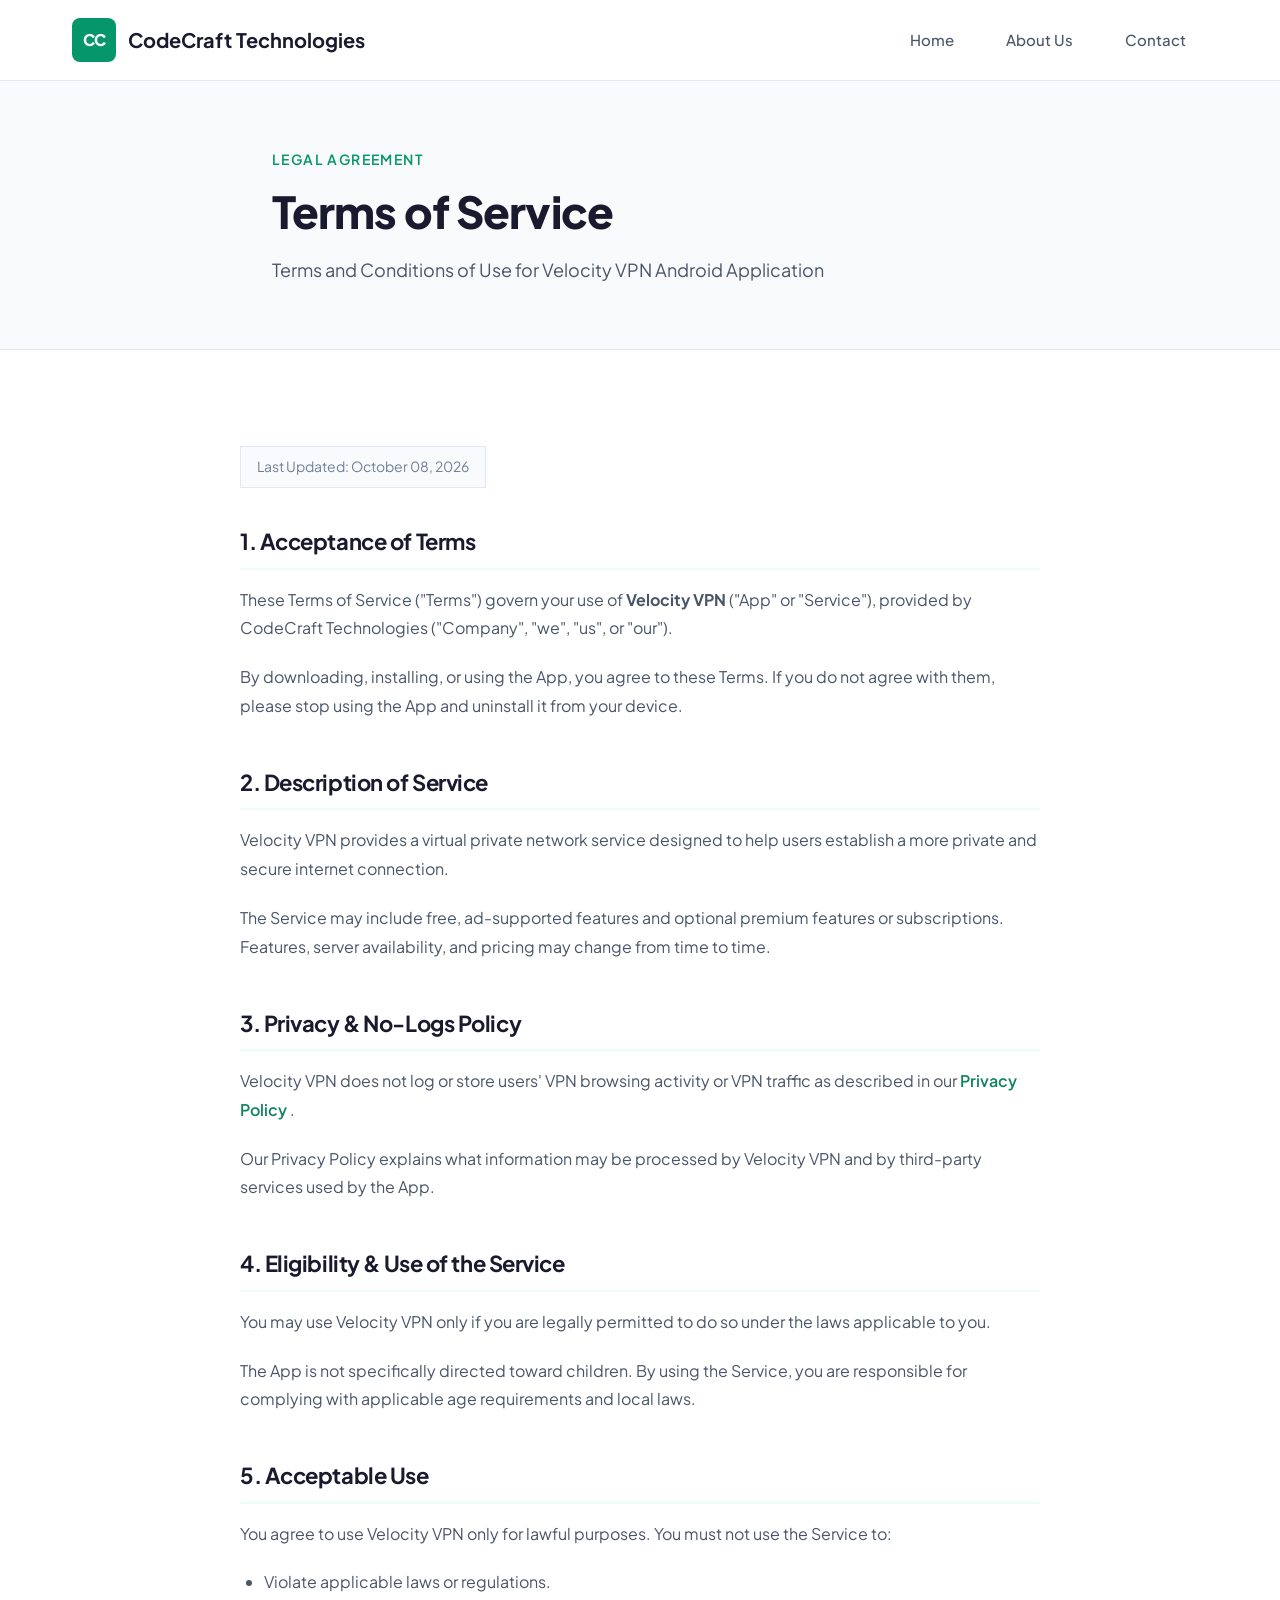
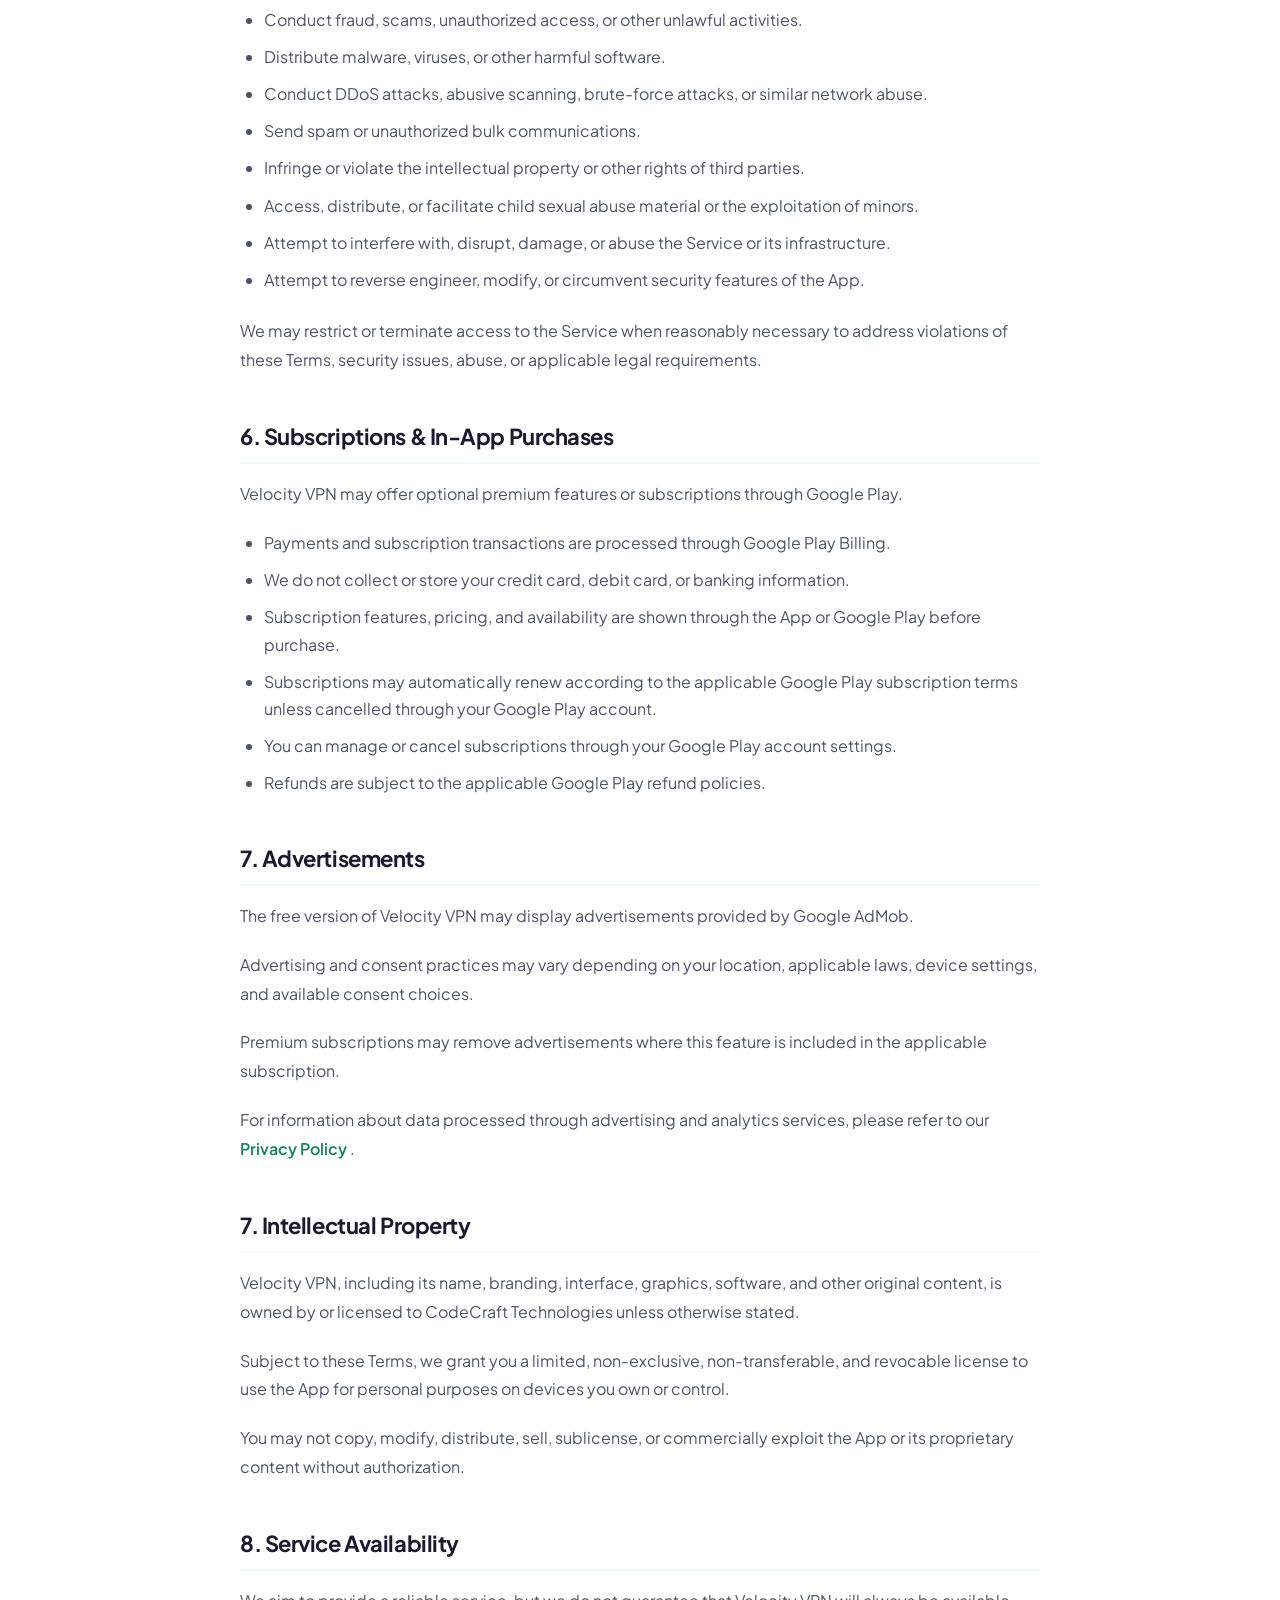
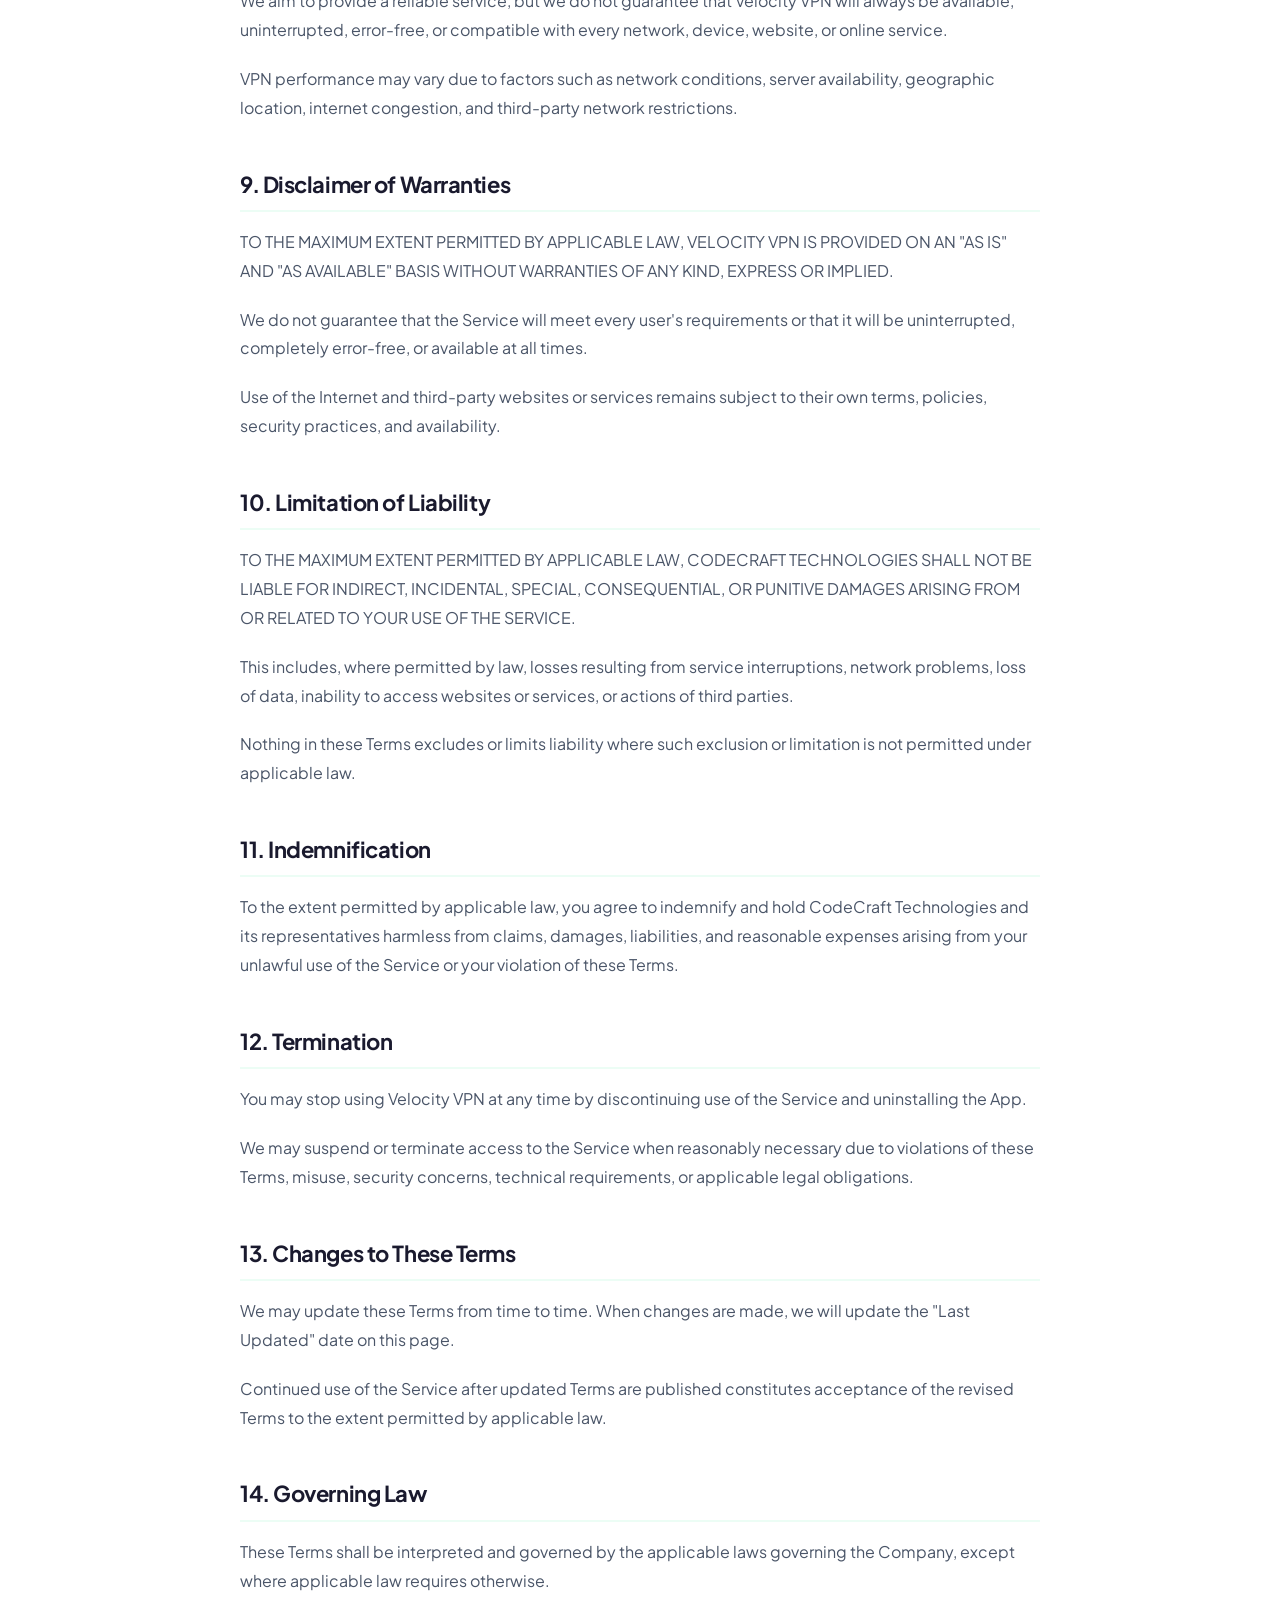
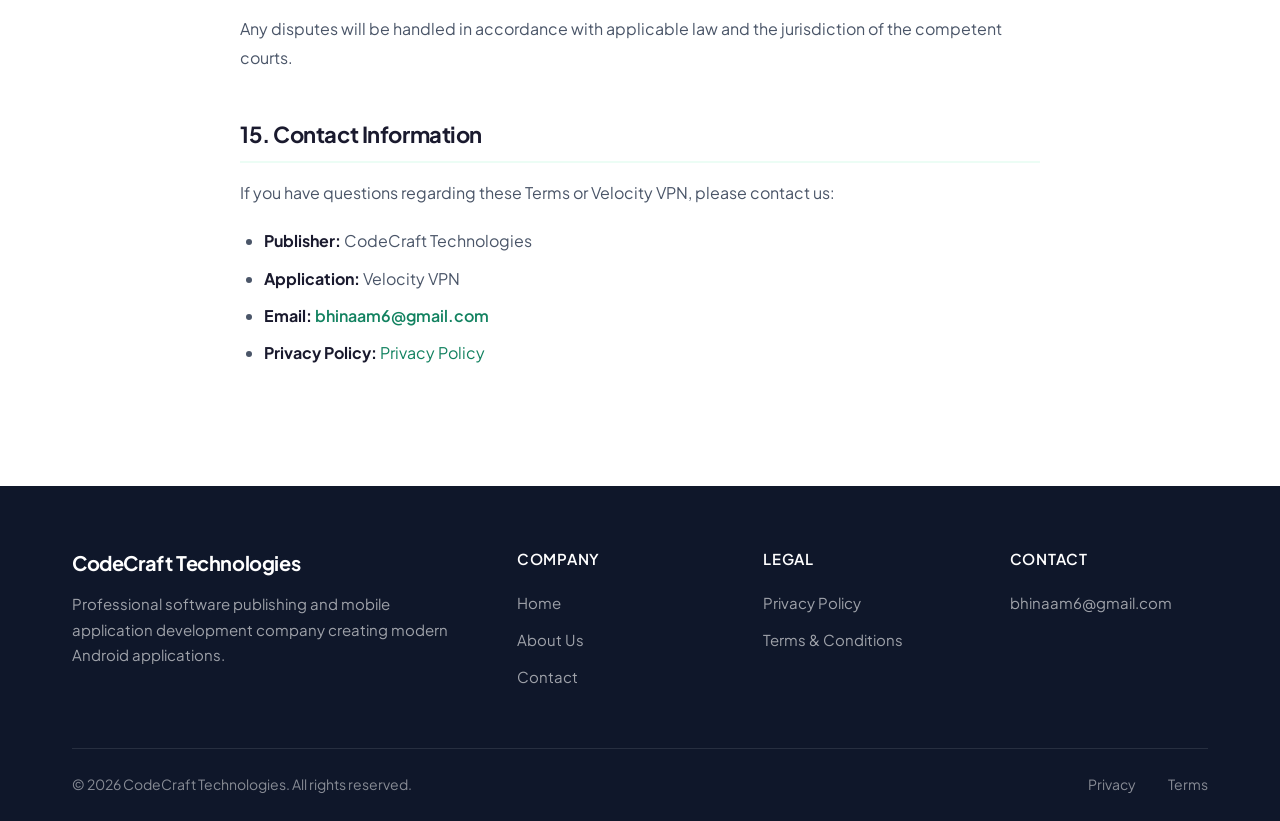
<file: apps/velocity_terms.html>
<!DOCTYPE html>
<html lang="en">

<head>
    <meta charset="UTF-8">
    <meta name="viewport" content="width=device-width, initial-scale=1.0">
    <meta name="description"
        content="Terms of Service for Velocity VPN Android application.">
    <title>Terms of Service | Velocity VPN</title>
    <link rel="stylesheet" href="../../css/style.css">
</head>

<body>

    <!-- Header -->
    <header class="header">
        <div class="container">
            <a href="../../index.html" class="logo">
                <span class="logo-icon">CC</span>
                CodeCraft Technologies
            </a>

            <nav class="nav" id="nav">
                <a href="../../index.html" class="nav-link">Home</a>
                <a href="../../about.html" class="nav-link">About Us</a>
                <a href="../../contact.html" class="nav-link">Contact</a>
            </nav>

            <button class="mobile-menu-btn" id="menuBtn" aria-label="Toggle menu">
                <svg xmlns="http://www.w3.org/2000/svg" width="24" height="24"
                    viewBox="0 0 24 24" fill="none" stroke="currentColor"
                    stroke-width="2" stroke-linecap="round"
                    stroke-linejoin="round">
                    <line x1="4" x2="20" y1="12" y2="12" />
                    <line x1="4" x2="20" y1="6" y2="6" />
                    <line x1="4" x2="20" y1="18" y2="18" />
                </svg>
            </button>
        </div>
    </header>

    <!-- Page Header -->
    <section class="page-header">
        <div class="container">
            <span class="section-label">Legal Agreement</span>
            <h1>Terms of Service</h1>
            <p>Terms and Conditions of Use for Velocity VPN Android Application</p>
        </div>
    </section>

    <!-- Terms Content -->
    <section class="section legal-section">
        <div class="container">
            <div class="legal-content">

                <span class="last-updated">Last Updated: October 08, 2026</span>

                <h2>1. Acceptance of Terms</h2>

                <p>
                    These Terms of Service ("Terms") govern your use of
                    <strong>Velocity VPN</strong> ("App" or "Service"), provided by
                    CodeCraft Technologies ("Company", "we", "us", or "our").
                </p>

                <p>
                    By downloading, installing, or using the App, you agree to these
                    Terms. If you do not agree with them, please stop using the App
                    and uninstall it from your device.
                </p>

                <h2>2. Description of Service</h2>

                <p>
                    Velocity VPN provides a virtual private network service designed
                    to help users establish a more private and secure internet
                    connection.
                </p>

                <p>
                    The Service may include free, ad-supported features and optional
                    premium features or subscriptions. Features, server availability,
                    and pricing may change from time to time.
                </p>

                <h2>3. Privacy & No-Logs Policy</h2>

                <p>
                    Velocity VPN does not log or store users' VPN browsing activity
                    or VPN traffic as described in our
                    <a href="privacy.html"
                        style="color: #128260; font-weight: 600;">
                        Privacy Policy
                    </a>.
                </p>

                <p>
                    Our Privacy Policy explains what information may be processed by
                    Velocity VPN and by third-party services used by the App.
                </p>

                <h2>4. Eligibility & Use of the Service</h2>

                <p>
                    You may use Velocity VPN only if you are legally permitted to do
                    so under the laws applicable to you.
                </p>

                <p>
                    The App is not specifically directed toward children. By using
                    the Service, you are responsible for complying with applicable
                    age requirements and local laws.
                </p>

                <h2>5. Acceptable Use</h2>

                <p>
                    You agree to use Velocity VPN only for lawful purposes. You must
                    not use the Service to:
                </p>

                <ul>
                    <li>
                        Violate applicable laws or regulations.
                    </li>
                    <li>
                        Conduct fraud, scams, unauthorized access, or other unlawful
                        activities.
                    </li>
                    <li>
                        Distribute malware, viruses, or other harmful software.
                    </li>
                    <li>
                        Conduct DDoS attacks, abusive scanning, brute-force attacks,
                        or similar network abuse.
                    </li>
                    <li>
                        Send spam or unauthorized bulk communications.
                    </li>
                    <li>
                        Infringe or violate the intellectual property or other rights
                        of third parties.
                    </li>
                    <li>
                        Access, distribute, or facilitate child sexual abuse material
                        or the exploitation of minors.
                    </li>
                    <li>
                        Attempt to interfere with, disrupt, damage, or abuse the
                        Service or its infrastructure.
                    </li>
                    <li>
                        Attempt to reverse engineer, modify, or circumvent security
                        features of the App.
                    </li>
                </ul>

                <p>
                    We may restrict or terminate access to the Service when reasonably
                    necessary to address violations of these Terms, security issues,
                    abuse, or applicable legal requirements.
                </p>

                <h2>6. Subscriptions & In-App Purchases</h2>

                <p>
                    Velocity VPN may offer optional premium features or subscriptions
                    through Google Play.
                </p>

                <ul>
                    <li>
                        Payments and subscription transactions are processed through
                        Google Play Billing.
                    </li>
                    <li>
                        We do not collect or store your credit card, debit card, or
                        banking information.
                    </li>
                    <li>
                        Subscription features, pricing, and availability are shown
                        through the App or Google Play before purchase.
                    </li>
                    <li>
                        Subscriptions may automatically renew according to the
                        applicable Google Play subscription terms unless cancelled
                        through your Google Play account.
                    </li>
                    <li>
                        You can manage or cancel subscriptions through your Google
                        Play account settings.
                    </li>
                    <li>
                        Refunds are subject to the applicable Google Play refund
                        policies.
                    </li>
                </ul>

    

                <h2>7. Advertisements</h2>

                <p>
                    The free version of Velocity VPN may display advertisements
                    provided by Google AdMob.
                </p>

                <p>
                    Advertising and consent practices may vary depending on your
                    location, applicable laws, device settings, and available
                    consent choices.
                </p>

                <p>
                    Premium subscriptions may remove advertisements where this
                    feature is included in the applicable subscription.
                </p>

                <p>
                    For information about data processed through advertising and
                    analytics services, please refer to our
                    <a href="privacy.html"
                        style="color: #128260; font-weight: 600;">
                        Privacy Policy
                    </a>.
                </p>

               

                <h2>7. Intellectual Property</h2>

                <p>
                    Velocity VPN, including its name, branding, interface, graphics,
                    software, and other original content, is owned by or licensed to
                    CodeCraft Technologies unless otherwise stated.
                </p>

                <p>
                    Subject to these Terms, we grant you a limited, non-exclusive,
                    non-transferable, and revocable license to use the App for
                    personal purposes on devices you own or control.
                </p>

                <p>
                    You may not copy, modify, distribute, sell, sublicense, or
                    commercially exploit the App or its proprietary content without
                    authorization.
                </p>

                <h2>8. Service Availability</h2>

                <p>
                    We aim to provide a reliable service, but we do not guarantee that
                    Velocity VPN will always be available, uninterrupted, error-free,
                    or compatible with every network, device, website, or online
                    service.
                </p>

                <p>
                    VPN performance may vary due to factors such as network conditions,
                    server availability, geographic location, internet congestion,
                    and third-party network restrictions.
                </p>

                <h2>9. Disclaimer of Warranties</h2>

                <p>
                    TO THE MAXIMUM EXTENT PERMITTED BY APPLICABLE LAW, VELOCITY VPN
                    IS PROVIDED ON AN "AS IS" AND "AS AVAILABLE" BASIS WITHOUT
                    WARRANTIES OF ANY KIND, EXPRESS OR IMPLIED.
                </p>

                <p>
                    We do not guarantee that the Service will meet every user's
                    requirements or that it will be uninterrupted, completely
                    error-free, or available at all times.
                </p>

                <p>
                    Use of the Internet and third-party websites or services remains
                    subject to their own terms, policies, security practices, and
                    availability.
                </p>

                <h2>10. Limitation of Liability</h2>

                <p>
                    TO THE MAXIMUM EXTENT PERMITTED BY APPLICABLE LAW, CODECRAFT
                    TECHNOLOGIES SHALL NOT BE LIABLE FOR INDIRECT, INCIDENTAL,
                    SPECIAL, CONSEQUENTIAL, OR PUNITIVE DAMAGES ARISING FROM OR
                    RELATED TO YOUR USE OF THE SERVICE.
                </p>

                <p>
                    This includes, where permitted by law, losses resulting from
                    service interruptions, network problems, loss of data, inability
                    to access websites or services, or actions of third parties.
                </p>

                <p>
                    Nothing in these Terms excludes or limits liability where such
                    exclusion or limitation is not permitted under applicable law.
                </p>

                <h2>11. Indemnification</h2>

                <p>
                    To the extent permitted by applicable law, you agree to
                    indemnify and hold CodeCraft Technologies and its representatives
                    harmless from claims, damages, liabilities, and reasonable
                    expenses arising from your unlawful use of the Service or your
                    violation of these Terms.
                </p>

                <h2>12. Termination</h2>

                <p>
                    You may stop using Velocity VPN at any time by discontinuing use
                    of the Service and uninstalling the App.
                </p>

                <p>
                    We may suspend or terminate access to the Service when reasonably
                    necessary due to violations of these Terms, misuse, security
                    concerns, technical requirements, or applicable legal obligations.
                </p>

                <h2>13. Changes to These Terms</h2>

                <p>
                    We may update these Terms from time to time. When changes are
                    made, we will update the "Last Updated" date on this page.
                </p>

                <p>
                    Continued use of the Service after updated Terms are published
                    constitutes acceptance of the revised Terms to the extent
                    permitted by applicable law.
                </p>

                <h2>14. Governing Law</h2>

                <p>
                    These Terms shall be interpreted and governed by the applicable
                    laws governing the Company, except where applicable law requires
                    otherwise.
                </p>

                <p>
                    Any disputes will be handled in accordance with applicable law
                    and the jurisdiction of the competent courts.
                </p>

                <h2>15. Contact Information</h2>

                <p>
                    If you have questions regarding these Terms or Velocity VPN,
                    please contact us:
                </p>

                <ul>
                    <li>
                        <strong>Publisher:</strong>
                        CodeCraft Technologies
                    </li>

                    <li>
                        <strong>Application:</strong>
                        Velocity VPN
                    </li>

                    <li>
                        <strong>Email:</strong>
                        <a href="mailto:bhinaam6@gmail.com"
                            style="color: #128260; font-weight: 600;">
                            bhinaam6@gmail.com
                        </a>
                    </li>

                    <li>
                        <strong>Privacy Policy:</strong>
                        <a href="privacy.html"
                            style="color: #128260;">
                            Privacy Policy
                        </a>
                    </li>
                </ul>

            </div>
        </div>
    </section>

    <!-- Footer -->
    <footer class="footer">
        <div class="container">

            <div class="footer-grid">

                <div class="footer-brand">
                    <h3>CodeCraft Technologies</h3>

                    <p>
                        Professional software publishing and mobile application
                        development company creating modern Android applications.
                    </p>
                </div>

                <div class="footer-nav">
                    <h4>Company</h4>

                    <ul class="footer-links">
                        <li><a href="../../index.html">Home</a></li>
                        <li><a href="../../about.html">About Us</a></li>
                        <li><a href="../../contact.html">Contact</a></li>
                    </ul>
                </div>

                <div class="footer-nav">
                    <h4>Legal</h4>

                    <ul class="footer-links">
                        <li><a href="privacy.html">Privacy Policy</a></li>
                        <li><a href="terms.html">Terms &amp; Conditions</a></li>
                    </ul>
                </div>

                <div class="footer-nav">
                    <h4>Contact</h4>

                    <ul class="footer-links">
                        <li>
                            <a href="mailto:bhinaam6@gmail.com">
                                bhinaam6@gmail.com
                            </a>
                        </li>
                    </ul>
                </div>

            </div>

            <div class="footer-bottom">
                <p>&copy; 2026 CodeCraft Technologies. All rights reserved.</p>

                <div class="footer-bottom-links">
                    <a href="privacy.html">Privacy</a>
                    <a href="terms.html">Terms</a>
                </div>
            </div>

        </div>
    </footer>

    <script>
        document.getElementById('menuBtn').addEventListener('click', function () {
            document.getElementById('nav').classList.toggle('active');
        });
    </script>

</body>
</html
</file>
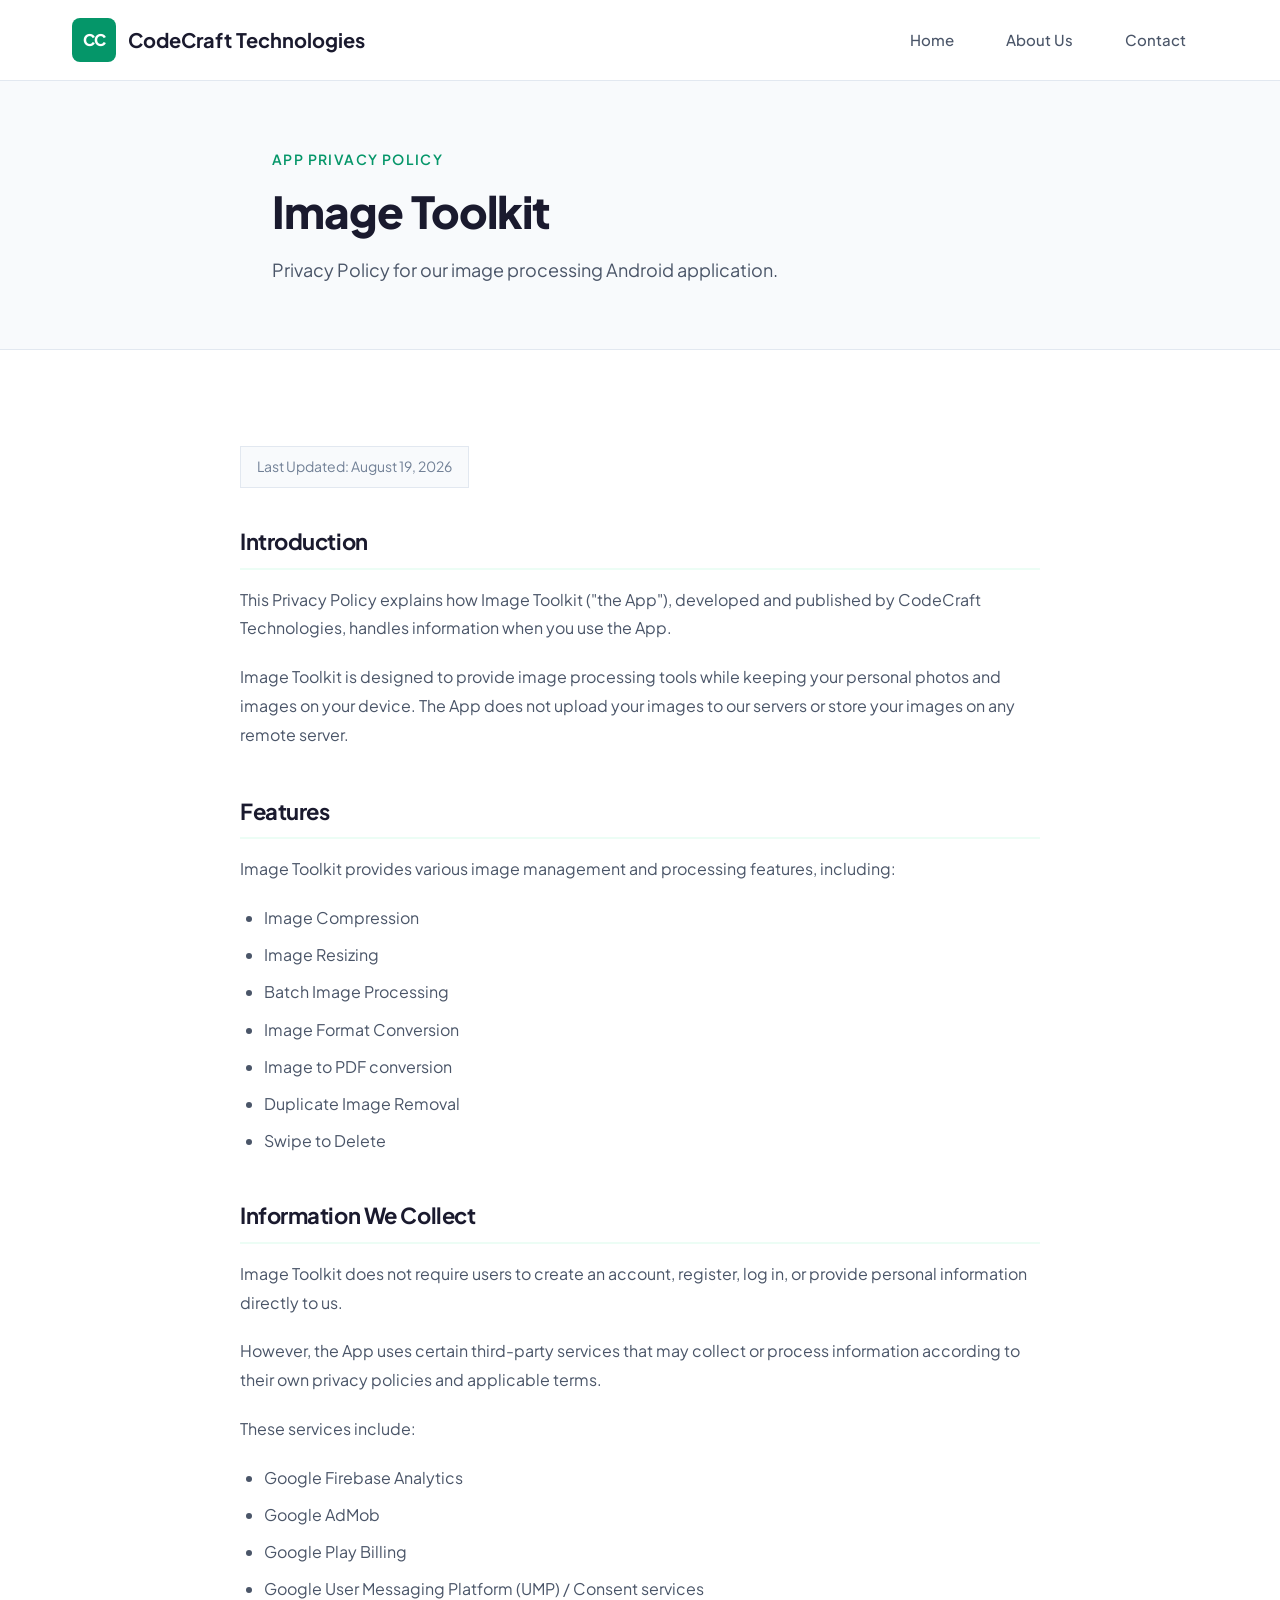
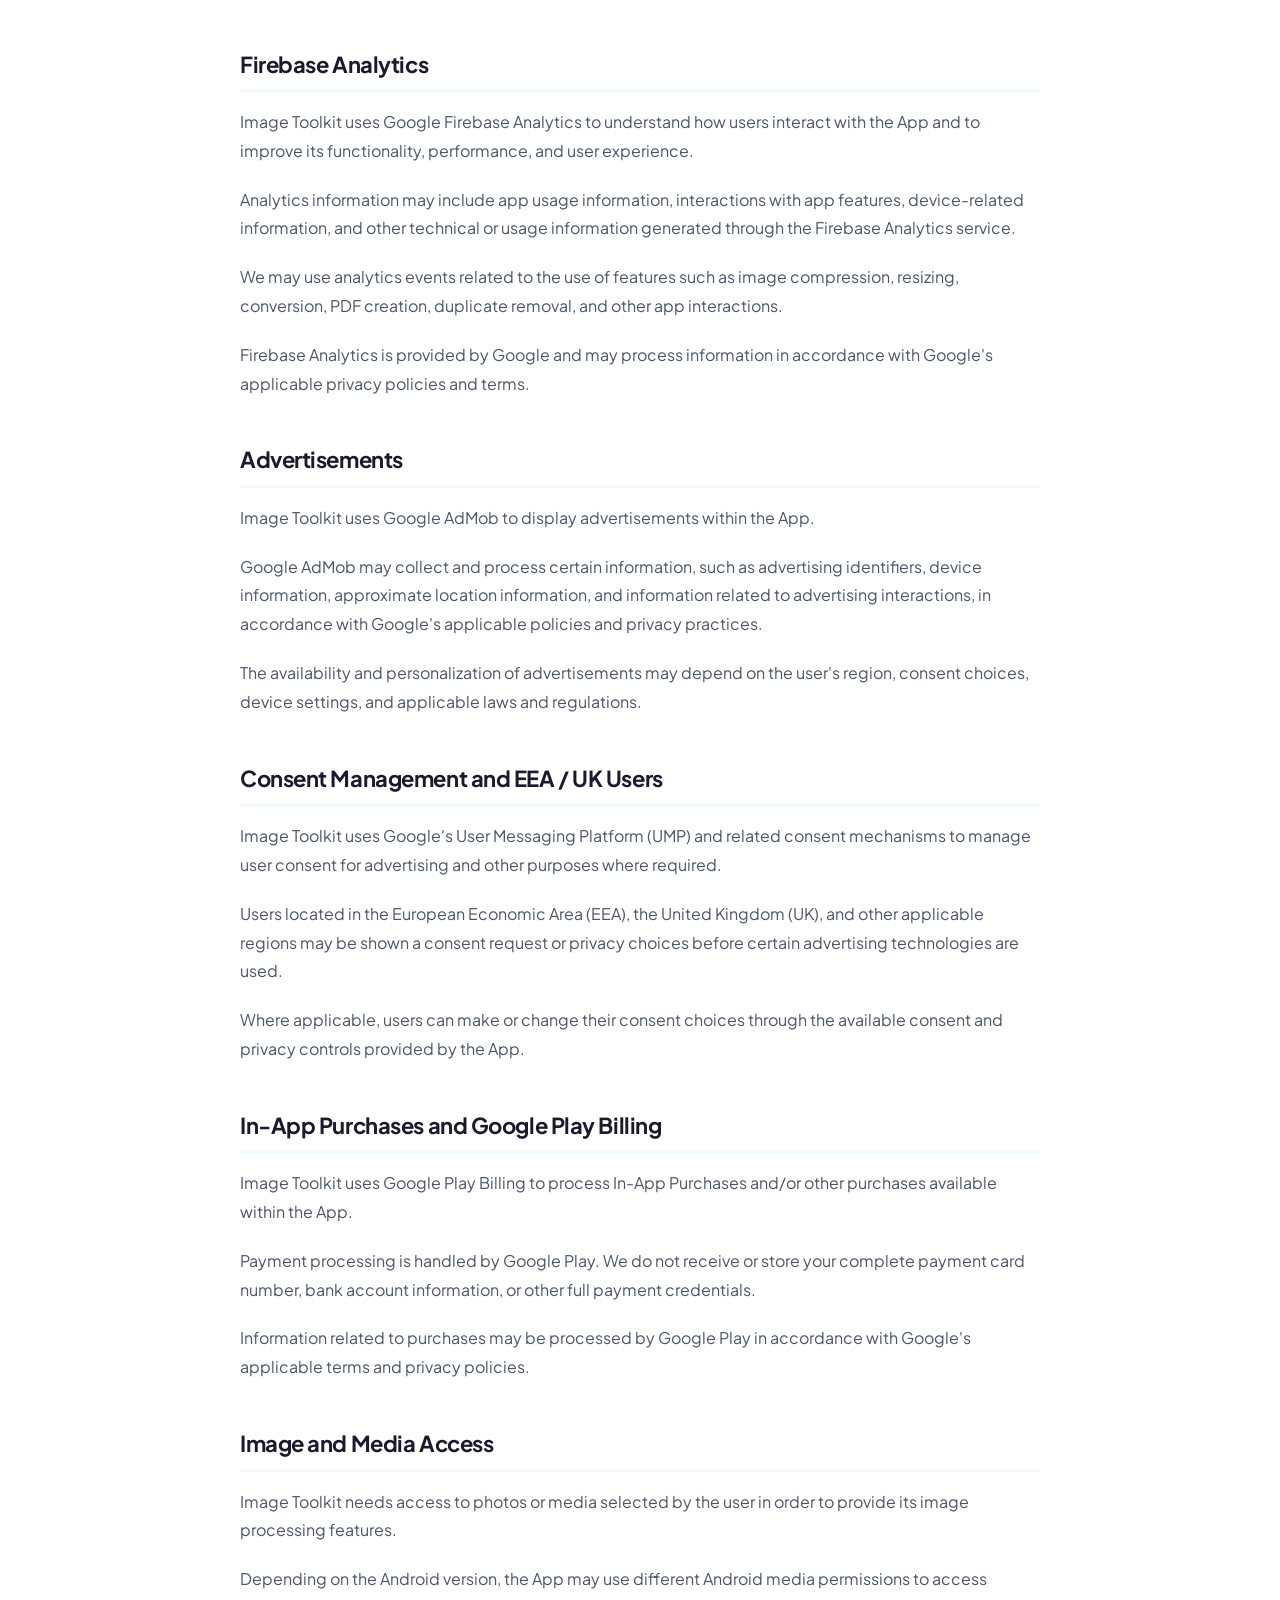
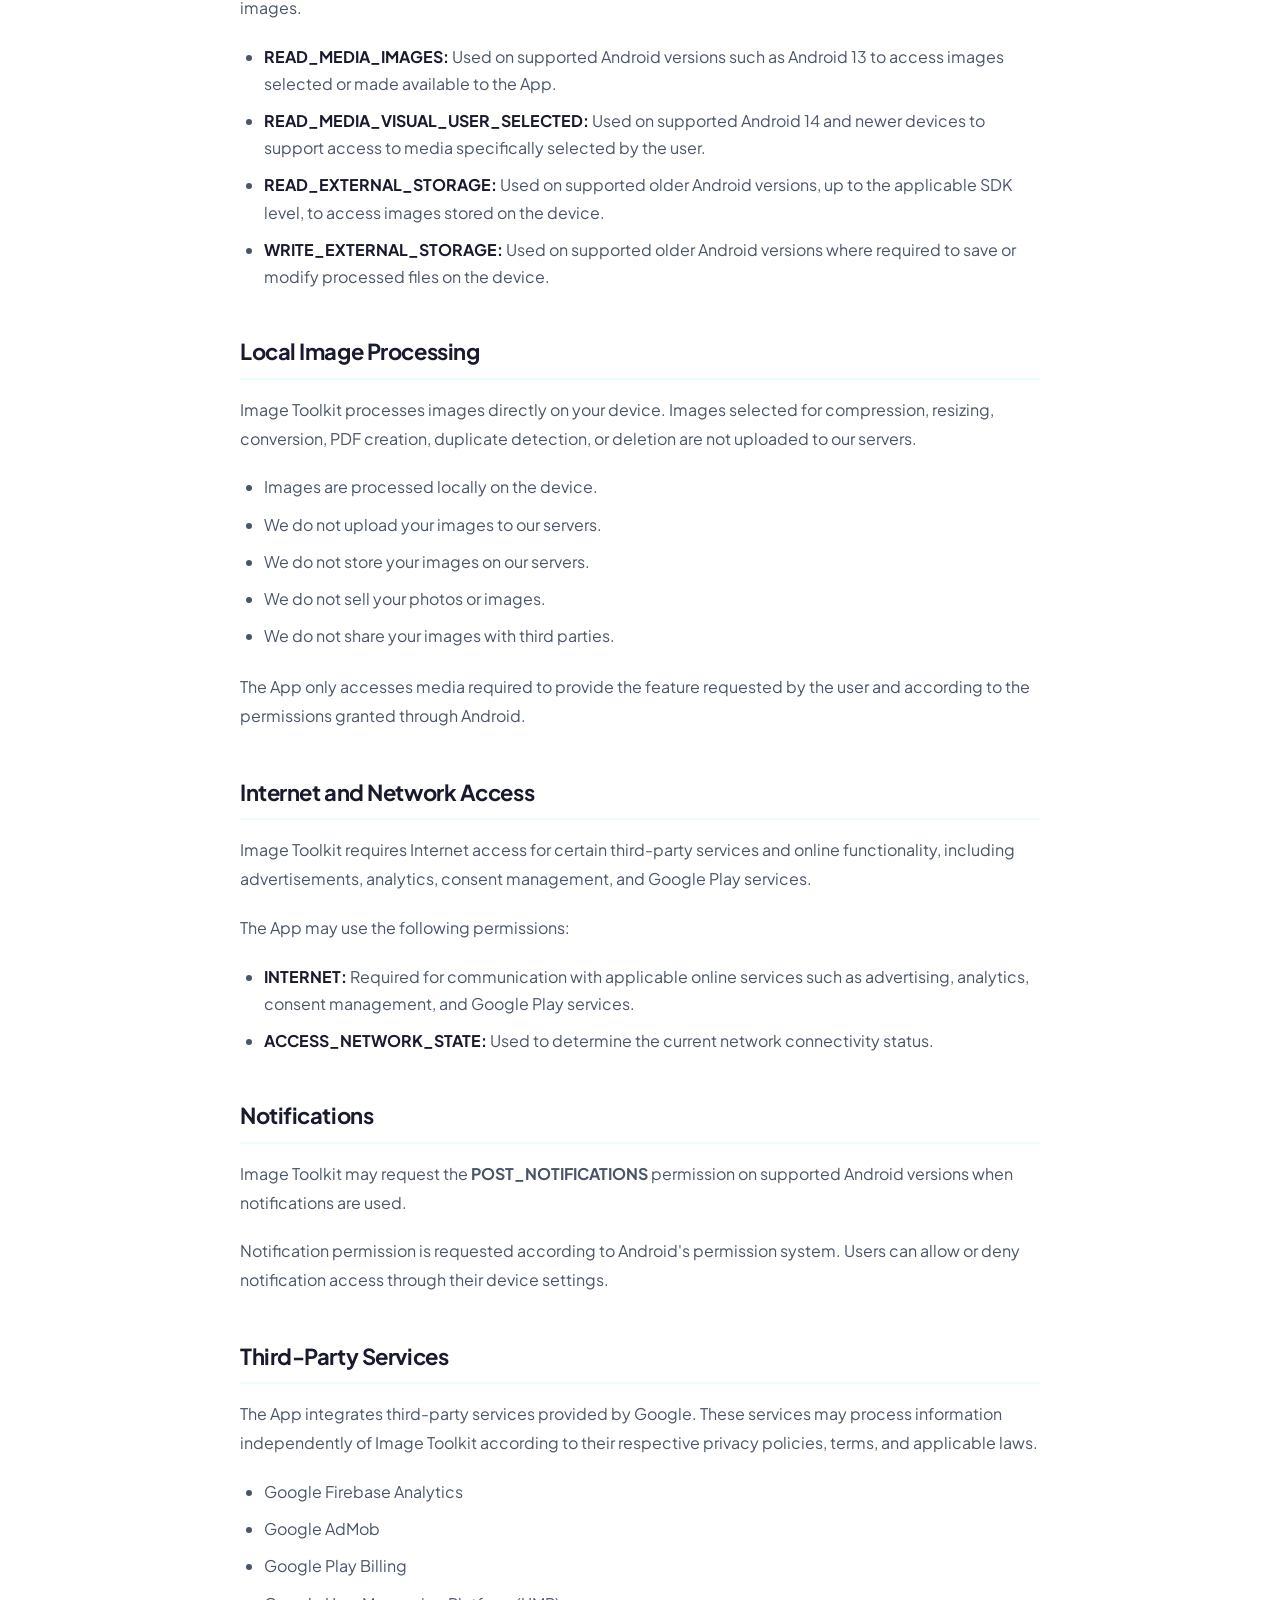
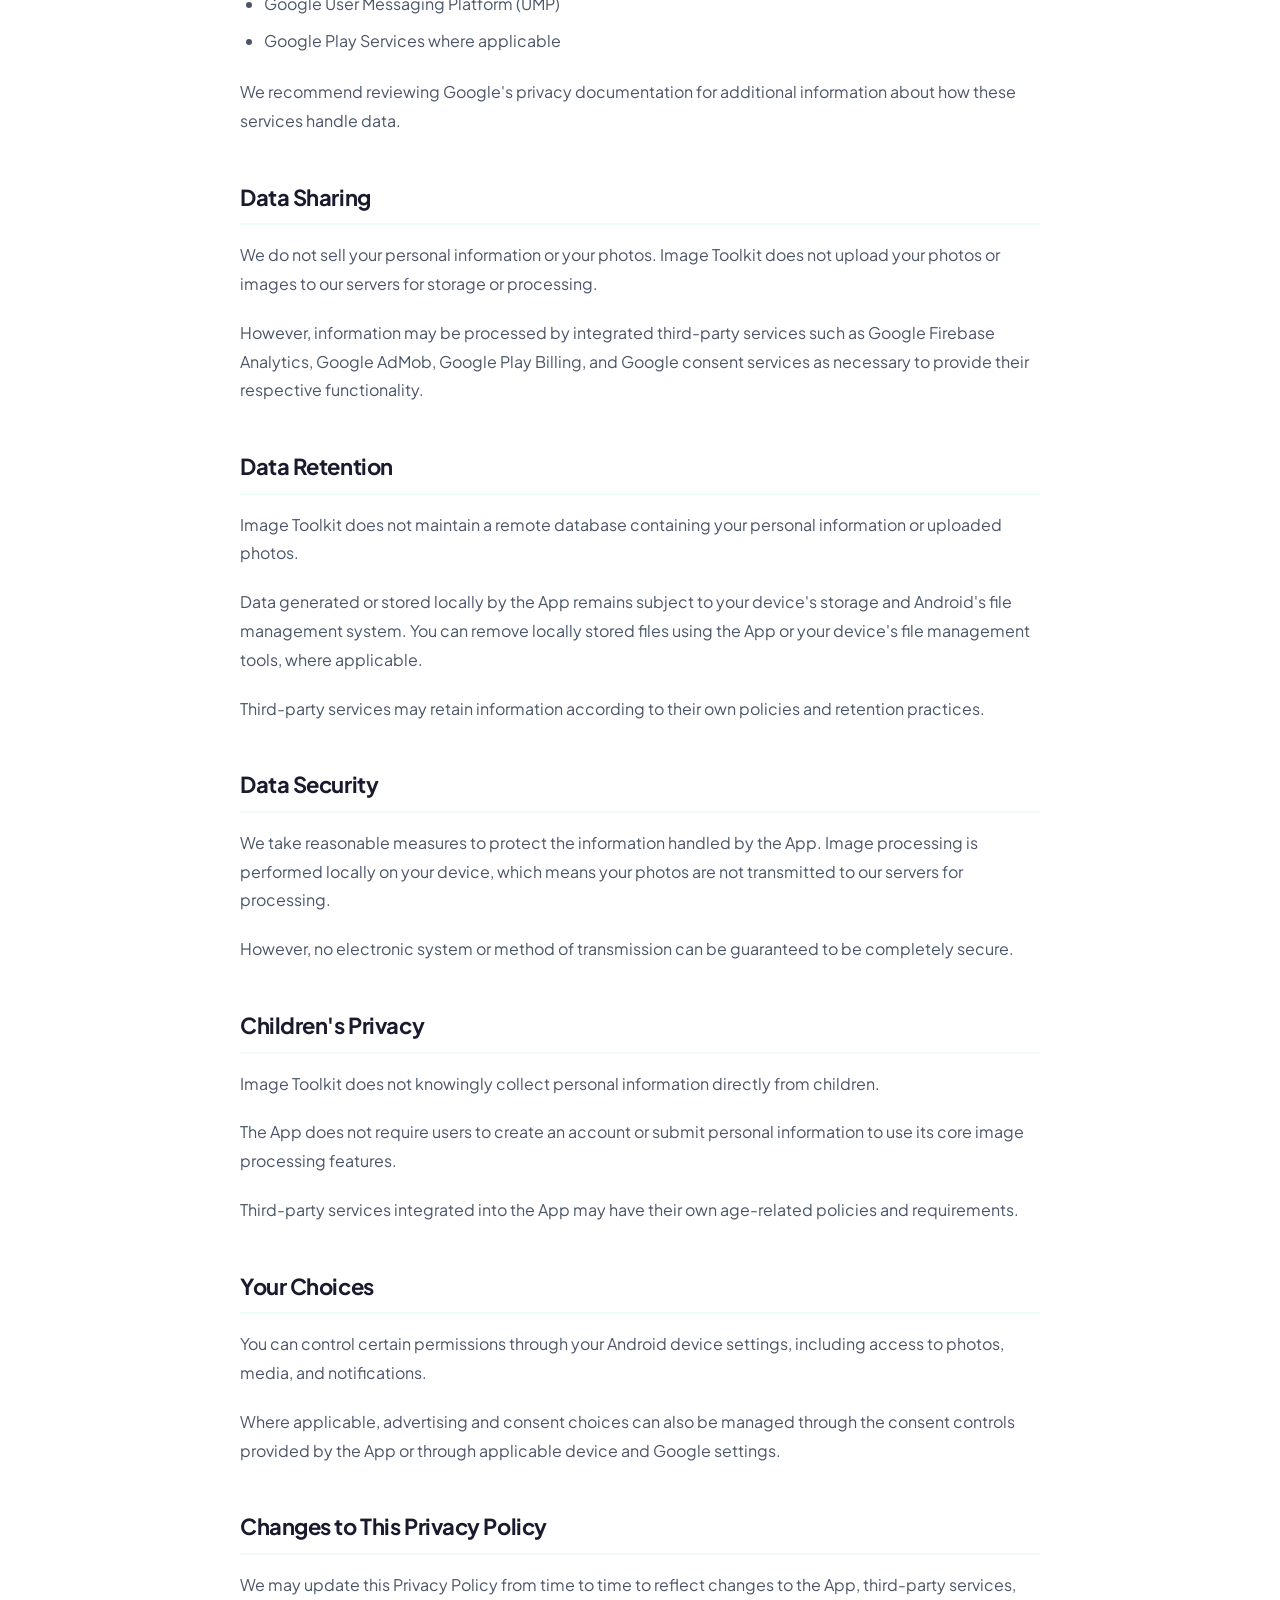
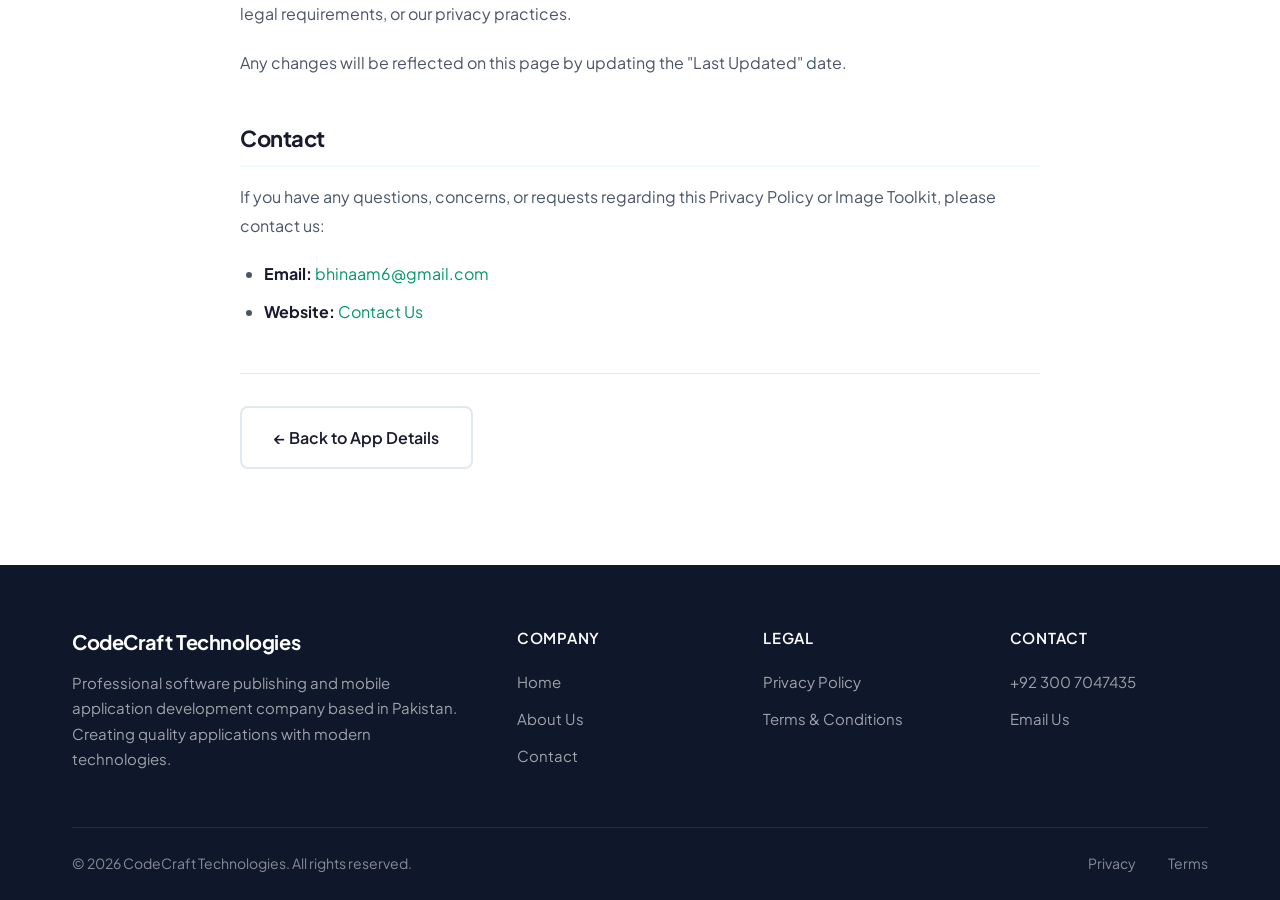
<file: apps/image-comressor/privacy.html>
<!DOCTYPE html>
<html lang="en">

<head>
    <meta charset="UTF-8">
    <meta name="viewport" content="width=device-width, initial-scale=1.0">
    <meta name="description"
        content="Privacy Policy for Image Toolkit Android app by CodeCraft Technologies.">
    <title>Privacy Policy | Image Toolkit</title>
    <link rel="stylesheet" href="../../css/style.css">
</head>

<body>

    <!-- Header -->
    <header class="header">
        <div class="container">
            <a href="../../index.html" class="logo">
                <span class="logo-icon">CC</span>
                CodeCraft Technologies
            </a>

            <nav class="nav" id="nav">
                <a href="../../index.html" class="nav-link">Home</a>
                <a href="../../about.html" class="nav-link">About Us</a>
                <a href="../../contact.html" class="nav-link">Contact</a>
            </nav>

            <button class="mobile-menu-btn" id="menuBtn" aria-label="Toggle menu">
                <svg xmlns="http://www.w3.org/2000/svg" width="24" height="24"
                    viewBox="0 0 24 24" fill="none" stroke="currentColor"
                    stroke-width="2" stroke-linecap="round" stroke-linejoin="round">
                    <line x1="4" x2="20" y1="12" y2="12" />
                    <line x1="4" x2="20" y1="6" y2="6" />
                    <line x1="4" x2="20" y1="18" y2="18" />
                </svg>
            </button>
        </div>
    </header>


    <!-- Page Header -->
    <section class="page-header">
        <div class="container">
            <span class="section-label">App Privacy Policy</span>
            <h1>Image Toolkit</h1>
            <p>Privacy Policy for our image processing Android application.</p>
        </div>
    </section>


    <!-- Privacy Content -->
    <section class="section legal-section">
        <div class="container">
            <div class="legal-content">

                <span class="last-updated">Last Updated: August 19, 2026</span>


                <h2>Introduction</h2>

                <p>
                    This Privacy Policy explains how Image Toolkit ("the App"),
                    developed and published by CodeCraft Technologies, handles
                    information when you use the App.
                </p>

                <p>
                    Image Toolkit is designed to provide image processing tools
                    while keeping your personal photos and images on your device.
                    The App does not upload your images to our servers or store
                    your images on any remote server.
                </p>


                <h2>Features</h2>

                <p>Image Toolkit provides various image management and processing
                    features, including:</p>

                <ul>
                    <li>Image Compression</li>
                    <li>Image Resizing</li>
                    <li>Batch Image Processing</li>
                    <li>Image Format Conversion</li>
                    <li>Image to PDF conversion</li>
                    <li>Duplicate Image Removal</li>
                    <li>Swipe to Delete</li>
                </ul>


                <h2>Information We Collect</h2>

                <p>
                    Image Toolkit does not require users to create an account,
                    register, log in, or provide personal information directly
                    to us.
                </p>

                <p>
                    However, the App uses certain third-party services that may
                    collect or process information according to their own
                    privacy policies and applicable terms.
                </p>

                <p>These services include:</p>

                <ul>
                    <li>Google Firebase Analytics</li>
                    <li>Google AdMob</li>
                    <li>Google Play Billing</li>
                    <li>Google User Messaging Platform (UMP) / Consent services</li>
                </ul>


                <h2>Firebase Analytics</h2>

                <p>
                    Image Toolkit uses Google Firebase Analytics to understand
                    how users interact with the App and to improve its
                    functionality, performance, and user experience.
                </p>

                <p>
                    Analytics information may include app usage information,
                    interactions with app features, device-related information,
                    and other technical or usage information generated through
                    the Firebase Analytics service.
                </p>

                <p>
                    We may use analytics events related to the use of features
                    such as image compression, resizing, conversion, PDF creation,
                    duplicate removal, and other app interactions.
                </p>

                <p>
                    Firebase Analytics is provided by Google and may process
                    information in accordance with Google's applicable privacy
                    policies and terms.
                </p>


                <h2>Advertisements</h2>

                <p>
                    Image Toolkit uses Google AdMob to display advertisements
                    within the App.
                </p>

                <p>
                    Google AdMob may collect and process certain information,
                    such as advertising identifiers, device information,
                    approximate location information, and information related
                    to advertising interactions, in accordance with Google's
                    applicable policies and privacy practices.
                </p>

                <p>
                    The availability and personalization of advertisements may
                    depend on the user's region, consent choices, device settings,
                    and applicable laws and regulations.
                </p>


                <h2>Consent Management and EEA / UK Users</h2>

                <p>
                    Image Toolkit uses Google's User Messaging Platform (UMP)
                    and related consent mechanisms to manage user consent for
                    advertising and other purposes where required.
                </p>

                <p>
                    Users located in the European Economic Area (EEA), the United
                    Kingdom (UK), and other applicable regions may be shown a
                    consent request or privacy choices before certain advertising
                    technologies are used.
                </p>

                <p>
                    Where applicable, users can make or change their consent
                    choices through the available consent and privacy controls
                    provided by the App.
                </p>


                <h2>In-App Purchases and Google Play Billing</h2>

                <p>
                    Image Toolkit uses Google Play Billing to process
                    In-App Purchases and/or other purchases available within
                    the App.
                </p>

                <p>
                    Payment processing is handled by Google Play. We do not
                    receive or store your complete payment card number,
                    bank account information, or other full payment credentials.
                </p>

                <p>
                    Information related to purchases may be processed by Google
                    Play in accordance with Google's applicable terms and privacy
                    policies.
                </p>


                <h2>Image and Media Access</h2>

                <p>
                    Image Toolkit needs access to photos or media selected by
                    the user in order to provide its image processing features.
                </p>

                <p>
                    Depending on the Android version, the App may use different
                    Android media permissions to access images.
                </p>

                <ul>
                    <li>
                        <strong>READ_MEDIA_IMAGES:</strong>
                        Used on supported Android versions such as Android 13
                        to access images selected or made available to the App.
                    </li>

                    <li>
                        <strong>READ_MEDIA_VISUAL_USER_SELECTED:</strong>
                        Used on supported Android 14 and newer devices to
                        support access to media specifically selected by the user.
                    </li>

                    <li>
                        <strong>READ_EXTERNAL_STORAGE:</strong>
                        Used on supported older Android versions, up to the
                        applicable SDK level, to access images stored on the
                        device.
                    </li>

                    <li>
                        <strong>WRITE_EXTERNAL_STORAGE:</strong>
                        Used on supported older Android versions where required
                        to save or modify processed files on the device.
                    </li>
                </ul>


                <h2>Local Image Processing</h2>

                <p>
                    Image Toolkit processes images directly on your device.
                    Images selected for compression, resizing, conversion,
                    PDF creation, duplicate detection, or deletion are not
                    uploaded to our servers.
                </p>

                <ul>
                    <li>Images are processed locally on the device.</li>
                    <li>We do not upload your images to our servers.</li>
                    <li>We do not store your images on our servers.</li>
                    <li>We do not sell your photos or images.</li>
                    <li>We do not share your images with third parties.</li>
                </ul>

                <p>
                    The App only accesses media required to provide the feature
                    requested by the user and according to the permissions
                    granted through Android.
                </p>


                <h2>Internet and Network Access</h2>

                <p>
                    Image Toolkit requires Internet access for certain
                    third-party services and online functionality, including
                    advertisements, analytics, consent management, and
                    Google Play services.
                </p>

                <p>
                    The App may use the following permissions:
                </p>

                <ul>
                    <li>
                        <strong>INTERNET:</strong>
                        Required for communication with applicable online
                        services such as advertising, analytics, consent
                        management, and Google Play services.
                    </li>

                    <li>
                        <strong>ACCESS_NETWORK_STATE:</strong>
                        Used to determine the current network connectivity
                        status.
                    </li>
                </ul>


                <h2>Notifications</h2>

                <p>
                    Image Toolkit may request the
                    <strong>POST_NOTIFICATIONS</strong> permission on supported
                    Android versions when notifications are used.
                </p>

                <p>
                    Notification permission is requested according to Android's
                    permission system. Users can allow or deny notification
                    access through their device settings.
                </p>


                <h2>Third-Party Services</h2>

                <p>
                    The App integrates third-party services provided by Google.
                    These services may process information independently of
                    Image Toolkit according to their respective privacy policies,
                    terms, and applicable laws.
                </p>

                <ul>
                    <li>Google Firebase Analytics</li>
                    <li>Google AdMob</li>
                    <li>Google Play Billing</li>
                    <li>Google User Messaging Platform (UMP)</li>
                    <li>Google Play Services where applicable</li>
                </ul>

                <p>
                    We recommend reviewing Google's privacy documentation for
                    additional information about how these services handle data.
                </p>


                <h2>Data Sharing</h2>

                <p>
                    We do not sell your personal information or your photos.
                    Image Toolkit does not upload your photos or images to our
                    servers for storage or processing.
                </p>

                <p>
                    However, information may be processed by integrated
                    third-party services such as Google Firebase Analytics,
                    Google AdMob, Google Play Billing, and Google consent
                    services as necessary to provide their respective
                    functionality.
                </p>


                <h2>Data Retention</h2>

                <p>
                    Image Toolkit does not maintain a remote database containing
                    your personal information or uploaded photos.
                </p>

                <p>
                    Data generated or stored locally by the App remains subject
                    to your device's storage and Android's file management
                    system. You can remove locally stored files using the
                    App or your device's file management tools, where applicable.
                </p>

                <p>
                    Third-party services may retain information according to
                    their own policies and retention practices.
                </p>


                <h2>Data Security</h2>

                <p>
                    We take reasonable measures to protect the information
                    handled by the App. Image processing is performed locally
                    on your device, which means your photos are not transmitted
                    to our servers for processing.
                </p>

                <p>
                    However, no electronic system or method of transmission can
                    be guaranteed to be completely secure.
                </p>


                <h2>Children's Privacy</h2>

                <p>
                    Image Toolkit does not knowingly collect personal information
                    directly from children.
                </p>

                <p>
                    The App does not require users to create an account or submit
                    personal information to use its core image processing
                    features.
                </p>

                <p>
                    Third-party services integrated into the App may have their
                    own age-related policies and requirements.
                </p>


                <h2>Your Choices</h2>

                <p>
                    You can control certain permissions through your Android
                    device settings, including access to photos, media, and
                    notifications.
                </p>

                <p>
                    Where applicable, advertising and consent choices can also
                    be managed through the consent controls provided by the App
                    or through applicable device and Google settings.
                </p>


                <h2>Changes to This Privacy Policy</h2>

                <p>
                    We may update this Privacy Policy from time to time to
                    reflect changes to the App, third-party services, legal
                    requirements, or our privacy practices.
                </p>

                <p>
                    Any changes will be reflected on this page by updating the
                    "Last Updated" date.
                </p>


                <h2>Contact</h2>

                <p>
                    If you have any questions, concerns, or requests regarding
                    this Privacy Policy or Image Toolkit, please contact us:
                </p>

                <ul>
                    <li>
                        <strong>Email:</strong>
                        <a href="mailto:bhinaam6@gmail.com">
                            bhinaam6@gmail.com
                        </a>
                    </li>

                    <li>
                        <strong>Website:</strong>
                        <a href="../../contact.html">
                            Contact Us
                        </a>
                    </li>
                </ul>


                <div style="margin-top: 3rem; padding-top: 2rem; border-top: 1px solid var(--color-border);">
                    <a href="index.html" class="btn btn-outline">
                        ← Back to App Details
                    </a>
                </div>

            </div>
        </div>
    </section>


    <!-- Footer -->
    <footer class="footer">
        <div class="container">

            <div class="footer-grid">

                <div class="footer-brand">
                    <h3>CodeCraft Technologies</h3>

                    <p>
                        Professional software publishing and mobile application
                        development company based in Pakistan. Creating quality
                        applications with modern technologies.
                    </p>
                </div>


                <div class="footer-nav">
                    <h4>Company</h4>

                    <ul class="footer-links">
                        <li><a href="../../index.html">Home</a></li>
                        <li><a href="../../about.html">About Us</a></li>
                        <li><a href="../../contact.html">Contact</a></li>
                    </ul>
                </div>


                <div class="footer-nav">
                    <h4>Legal</h4>

                    <ul class="footer-links">
                        <li><a href="../../privacy.html">Privacy Policy</a></li>
                        <li><a href="../../terms.html">Terms & Conditions</a></li>
                    </ul>
                </div>


                <div class="footer-nav">
                    <h4>Contact</h4>

                    <ul class="footer-links">
                        <li>
                            <a href="tel:+923007047435">
                                +92 300 7047435
                            </a>
                        </li>

                        <li>
                            <a href="mailto:bhinaam6@gmail.com">
                                Email Us
                            </a>
                        </li>
                    </ul>
                </div>

            </div>


            <div class="footer-bottom">

                <p>
                    &copy; 2026 CodeCraft Technologies.
                    All rights reserved.
                </p>

                <div class="footer-bottom-links">
                    <a href="../../privacy.html">Privacy</a>
                    <a href="../../terms.html">Terms</a>
                </div>

            </div>

        </div>
    </footer>


    <script>
        document.getElementById('menuBtn').addEventListener('click', function () {
            document.getElementById('nav').classList.toggle('active');
        });
    </script>

</body>

</html>
</file>
<file: css/style.css>
/* CodeCraft Technologies - Modern Professional Stylesheet */
/* Design: Flat, minimal, professional - No shadows, no gradients */

/* ========================================
   1. CSS RESET & BASE
   ======================================== */
@import url('https://fonts.googleapis.com/css2?family=Plus+Jakarta+Sans:wght@400;500;600;700;800&display=swap');

*,
*::before,
*::after {
    margin: 0;
    padding: 0;
    box-sizing: border-box;
}

html {
    font-size: 16px;
    scroll-behavior: smooth;
}

body {
    font-family: 'Plus Jakarta Sans', -apple-system, BlinkMacSystemFont, 'Segoe UI', Roboto, sans-serif;
    font-weight: 400;
    line-height: 1.7;
    color: #1a1a2e;
    background-color: #FFFFFF;
    min-height: 100vh;
    display: flex;
    flex-direction: column;
    -webkit-font-smoothing: antialiased;
    -moz-osx-font-smoothing: grayscale;
}

/* ========================================
   2. COLOR VARIABLES
   ======================================== */
:root {
    --color-primary: #059669;
    --color-primary-dark: #047857;
    --color-primary-light: #10b981;
    --color-primary-subtle: #ecfdf5;
    --color-white: #FFFFFF;
    --color-text: #1a1a2e;
    --color-text-secondary: #4a5568;
    --color-text-muted: #718096;
    --color-border: #e2e8f0;
    --color-background: #f8fafc;
    --color-dark: #0f172a;
}

/* ========================================
   3. TYPOGRAPHY
   ======================================== */
h1,
h2,
h3,
h4,
h5,
h6 {
    font-weight: 700;
    line-height: 1.25;
    color: var(--color-text);
    letter-spacing: -0.02em;
}

h1 {
    font-size: 3.5rem;
    font-weight: 800;
}

h2 {
    font-size: 2.25rem;
}

h3 {
    font-size: 1.5rem;
}

h4 {
    font-size: 1.25rem;
}

p {
    color: var(--color-text-secondary);
    margin-bottom: 1.25rem;
}

.lead {
    font-size: 1.25rem;
    line-height: 1.8;
    color: var(--color-text-secondary);
}

a {
    color: var(--color-primary);
    text-decoration: none;
    transition: color 0.2s ease;
}

a:hover {
    color: var(--color-primary-dark);
}

/* Icon Styling */
[class^="lucide-"],
[class*=" lucide-"] {
    font-size: inherit;
    line-height: 1;
    display: inline-flex;
    align-items: center;
    justify-content: center;
}

/* ========================================
   4. LAYOUT UTILITIES
   ======================================== */
.container {
    width: 100%;
    max-width: 1200px;
    margin: 0 auto;
    padding: 0 2rem;
}

.section {
    padding: 6rem 0;
}

.section-header {
    text-align: center;
    margin-bottom: 4rem;
}

.section-header h2 {
    margin-bottom: 1rem;
}

.section-header p {
    max-width: 600px;
    margin: 0 auto;
    font-size: 1.125rem;
}

.section-label {
    display: inline-block;
    font-size: 0.875rem;
    font-weight: 600;
    color: var(--color-primary);
    text-transform: uppercase;
    letter-spacing: 0.1em;
    margin-bottom: 0.75rem;
}

/* ========================================
   5. HEADER & NAVIGATION
   ======================================== */
.header {
    background-color: var(--color-white);
    border-bottom: 1px solid var(--color-border);
    position: sticky;
    top: 0;
    z-index: 1000;
}

.header .container {
    display: flex;
    align-items: center;
    justify-content: space-between;
    height: 80px;
}

.logo {
    display: flex;
    align-items: center;
    gap: 0.75rem;
    font-size: 1.25rem;
    font-weight: 700;
    color: var(--color-text);
}

.logo:hover {
    color: var(--color-text);
}

.logo-icon {
    width: 44px;
    height: 44px;
    background-color: var(--color-primary);
    color: var(--color-white);
    display: flex;
    align-items: center;
    justify-content: center;
    font-weight: 800;
    font-size: 1rem;
    letter-spacing: -0.05em;
    border-radius: 8px;
}

.nav {
    display: flex;
    align-items: center;
    gap: 0.5rem;
}

.nav-link {
    font-weight: 500;
    font-size: 0.9375rem;
    color: var(--color-text-secondary);
    padding: 0.625rem 1.25rem;
    border: 2px solid transparent;
    transition: all 0.2s ease;
}

.nav-link:hover {
    color: var(--color-primary);
}

.nav-link.active {
    color: var(--color-primary);
    background-color: var(--color-primary-subtle);
    border-color: var(--color-primary-subtle);
}

.mobile-menu-btn {
    display: none;
    background: none;
    border: 2px solid var(--color-border);
    width: 44px;
    height: 44px;
    font-size: 1.25rem;
    color: var(--color-text);
    cursor: pointer;
    align-items: center;
    justify-content: center;
}

/* ========================================
   6. HERO SECTION
   ======================================== */
.hero {
    padding: 6rem 0 8rem;
    background-color: var(--color-white);
    position: relative;
}

.hero::after {
    content: '';
    position: absolute;
    bottom: 0;
    left: 0;
    right: 0;
    height: 1px;
    background-color: var(--color-border);
}

.hero-content {
    max-width: 800px;
    margin: 0 auto;
    text-align: center;
}

.hero-badge {
    display: inline-flex;
    align-items: center;
    gap: 0.5rem;
    padding: 0.5rem 1rem;
    background-color: var(--color-primary-subtle);
    color: var(--color-primary-dark);
    font-size: 0.875rem;
    font-weight: 600;
    margin-bottom: 2rem;
    border: 1px solid var(--color-primary);
    border-radius: 50px;
}

.hero h1 {
    margin-bottom: 1.5rem;
}

.hero h1 .highlight {
    color: var(--color-primary);
}

.hero .lead {
    margin-bottom: 2.5rem;
}

.hero-buttons {
    display: flex;
    gap: 1rem;
    justify-content: center;
    flex-wrap: wrap;
}

/* ========================================
   7. BUTTONS
   ======================================== */
.btn {
    display: inline-flex;
    align-items: center;
    justify-content: center;
    gap: 0.5rem;
    padding: 1rem 2rem;
    font-size: 1rem;
    font-weight: 600;
    border: 2px solid transparent;
    border-radius: 8px;
    cursor: pointer;
    transition: all 0.2s ease;
    text-decoration: none;
}

.btn-primary {
    background-color: var(--color-primary);
    color: var(--color-white);
    border-color: var(--color-primary);
}

.btn-primary:hover {
    background-color: var(--color-primary-dark);
    border-color: var(--color-primary-dark);
    color: var(--color-white);
}

.btn-outline {
    background-color: transparent;
    color: var(--color-text);
    border-color: var(--color-border);
}

.btn-outline:hover {
    border-color: var(--color-primary);
    color: var(--color-primary);
}

.btn-lg {
    padding: 1.125rem 2.5rem;
    font-size: 1.0625rem;
}

/* ========================================
   8. FEATURES / SERVICES
   ======================================== */
.features {
    background-color: var(--color-background);
}

.features-grid {
    display: grid;
    grid-template-columns: repeat(3, 1fr);
    gap: 2rem;
}

.feature-card {
    background-color: var(--color-white);
    padding: 2.5rem;
    border: 1px solid var(--color-border);
    transition: border-color 0.2s ease;
    border-radius: 12px;
}

.feature-card:hover {
    border-color: var(--color-primary);
}

.feature-icon {
    width: 56px;
    height: 56px;
    background-color: var(--color-primary-subtle);
    color: var(--color-primary);
    display: flex;
    align-items: center;
    justify-content: center;
    font-size: 1.5rem;
    margin-bottom: 1.5rem;
    border-radius: 10px;
}

.feature-card h3 {
    margin-bottom: 0.75rem;
    font-size: 1.25rem;
}

.feature-card p {
    color: var(--color-text-muted);
    margin-bottom: 0;
    font-size: 0.9375rem;
    line-height: 1.7;
}

/* ========================================
   9. STATS SECTION
   ======================================== */
.stats {
    background-color: var(--color-primary);
    padding: 4rem 0;
}

.stats-grid {
    display: grid;
    grid-template-columns: repeat(4, 1fr);
    gap: 2rem;
    text-align: center;
}

.stat-item h3 {
    font-size: 2.5rem;
    color: var(--color-white);
    margin-bottom: 0.5rem;
    font-weight: 800;
}

.stat-item p {
    color: rgba(255, 255, 255, 0.8);
    font-size: 0.9375rem;
    margin: 0;
    font-weight: 500;
}

/* ========================================
   10. ABOUT PREVIEW
   ======================================== */
.about-preview {
    background-color: var(--color-white);
}

.about-content-wrapper {
    display: grid;
    grid-template-columns: 1fr 1fr;
    gap: 4rem;
    align-items: center;
}

.about-text .section-label {
    margin-bottom: 1rem;
}

.about-text h2 {
    margin-bottom: 1.5rem;
}

.about-text p {
    font-size: 1.0625rem;
}

.about-visual {
    background-color: var(--color-background);
    border: 1px solid var(--color-border);
    height: 400px;
    display: flex;
    flex-direction: column;
    align-items: center;
    justify-content: center;
    text-align: center;
    padding: 2rem;
    border-radius: 16px;
}

.about-visual-icon {
    width: 80px;
    height: 80px;
    background-color: var(--color-primary);
    color: var(--color-white);
    display: flex;
    align-items: center;
    justify-content: center;
    font-size: 2rem;
    margin-bottom: 1.5rem;
    border-radius: 12px;
}

.about-visual h3 {
    color: var(--color-text);
    margin-bottom: 0.5rem;
}

.about-visual p {
    color: var(--color-text-muted);
    margin: 0;
}

/* ========================================
   11. PAGE HEADER (Internal Pages)
   ======================================== */
.page-header {
    padding: 4rem 0;
    background-color: var(--color-background);
    border-bottom: 1px solid var(--color-border);
}

.page-header .container {
    max-width: 800px;
}

.page-header .section-label {
    margin-bottom: 0.75rem;
}

.page-header h1 {
    font-size: 2.75rem;
    margin-bottom: 1rem;
}

.page-header p {
    font-size: 1.125rem;
    color: var(--color-text-secondary);
    margin: 0;
}

/* ========================================
   12. ABOUT PAGE
   ======================================== */
.about-intro {
    display: grid;
    grid-template-columns: 1fr 1fr;
    gap: 4rem;
    align-items: center;
}

.about-intro-content h2 {
    margin-bottom: 1.5rem;
}

.about-intro-content p {
    font-size: 1.0625rem;
}

.about-details {
    margin-top: 2rem;
    padding-top: 2rem;
    border-top: 1px solid var(--color-border);
}

.about-detail-item {
    display: flex;
    margin-bottom: 0.75rem;
}

.about-detail-item strong {
    min-width: 180px;
    color: var(--color-text);
    font-weight: 600;
}

.about-detail-item span {
    color: var(--color-text-secondary);
}

.about-image {
    background-color: var(--color-background);
    border: 1px solid var(--color-border);
    height: 380px;
    display: flex;
    flex-direction: column;
    align-items: center;
    justify-content: center;
    border-radius: 16px;
}

.about-image-icon {
    font-size: 4rem;
    color: var(--color-primary);
    margin-bottom: 1rem;
}

.about-image p {
    color: var(--color-text-muted);
    font-weight: 500;
    margin: 0;
}

/* Values Section */
.values-section {
    background-color: var(--color-background);
}

.values-grid {
    display: grid;
    grid-template-columns: repeat(2, 1fr);
    gap: 2rem;
}

.value-card {
    background-color: var(--color-white);
    padding: 2rem;
    border: 1px solid var(--color-border);
    border-radius: 12px;
}

.value-card h3 {
    color: var(--color-primary);
    font-size: 1.125rem;
    margin-bottom: 0.75rem;
}

.value-card p {
    color: var(--color-text-muted);
    margin-bottom: 0;
    font-size: 0.9375rem;
}

/* Mission Section */
.mission-section {
    background-color: var(--color-white);
}

.mission-content {
    max-width: 800px;
    margin: 0 auto;
    text-align: center;
}

.mission-content p {
    font-size: 1.125rem;
}

/* ========================================
   13. CONTACT PAGE
   ======================================== */
.contact-grid {
    display: grid;
    grid-template-columns: repeat(3, 1fr);
    gap: 2rem;
}

.contact-card {
    background-color: var(--color-white);
    padding: 2.5rem;
    border: 1px solid var(--color-border);
    text-align: center;
    transition: border-color 0.2s ease;
    border-radius: 12px;
}

.contact-card:hover {
    border-color: var(--color-primary);
}

.contact-icon {
    width: 56px;
    height: 56px;
    background-color: var(--color-primary-subtle);
    color: var(--color-primary);
    display: flex;
    align-items: center;
    justify-content: center;
    font-size: 1.5rem;
    margin: 0 auto 1.25rem;
    border-radius: 10px;
}

.contact-card h4 {
    margin-bottom: 0.75rem;
    font-size: 1.125rem;
}

.contact-card p {
    color: var(--color-text-muted);
    margin-bottom: 0;
    font-size: 0.9375rem;
    line-height: 1.8;
}

/* Contact Person Card */
.contact-person {
    background-color: var(--color-background);
}

.contact-person-card {
    max-width: 500px;
    margin: 0 auto;
    background-color: var(--color-white);
    padding: 3rem;
    border: 1px solid var(--color-border);
    text-align: center;
    border-radius: 16px;
}

.contact-person-icon {
    width: 72px;
    height: 72px;
    background-color: var(--color-primary);
    color: var(--color-white);
    display: flex;
    align-items: center;
    justify-content: center;
    font-size: 2rem;
    margin: 0 auto 1.5rem;
    border-radius: 50%;
}

.contact-person-card h3 {
    margin-bottom: 0.5rem;
}

.contact-person-card .role {
    color: var(--color-primary);
    font-weight: 600;
    font-size: 0.9375rem;
    margin-bottom: 1rem;
}

.contact-person-card p {
    color: var(--color-text-muted);
    margin: 0;
}

/* Mailing Address */
.mailing-section {
    background-color: var(--color-white);
}

.mailing-content {
    max-width: 500px;
    margin: 0 auto;
    text-align: center;
}

.mailing-content .company-name {
    font-weight: 700;
    color: var(--color-text);
    font-size: 1.125rem;
    margin-bottom: 0.75rem;
}

.mailing-content p {
    margin: 0;
    line-height: 2;
}

/* ========================================
   14. LEGAL PAGES (Privacy, Terms)
   ======================================== */
.legal-section {
    background-color: var(--color-white);
}

.legal-content {
    max-width: 800px;
    margin: 0 auto;
}

.last-updated {
    display: inline-block;
    font-size: 0.875rem;
    color: var(--color-text-muted);
    padding: 0.5rem 1rem;
    background-color: var(--color-background);
    border: 1px solid var(--color-border);
    margin-bottom: 2.5rem;
}

.legal-content h2 {
    font-size: 1.375rem;
    margin-top: 3rem;
    margin-bottom: 1rem;
    padding-bottom: 0.75rem;
    border-bottom: 2px solid var(--color-primary-subtle);
    color: var(--color-text);
}

.legal-content h2:first-of-type {
    margin-top: 0;
}

.legal-content p {
    font-size: 1rem;
    line-height: 1.8;
}

.legal-content ul {
    padding-left: 1.5rem;
    margin-bottom: 1.5rem;
}

.legal-content li {
    margin-bottom: 0.625rem;
    color: var(--color-text-secondary);
    line-height: 1.7;
}

.legal-content li strong {
    color: var(--color-text);
}

/* ========================================
   15. CTA SECTION
   ======================================== */
.cta-section {
    background-color: var(--color-dark);
    padding: 5rem 0;
}

.cta-content {
    text-align: center;
    max-width: 600px;
    margin: 0 auto;
}

.cta-content h2 {
    color: var(--color-white);
    margin-bottom: 1rem;
}

.cta-content p {
    color: rgba(255, 255, 255, 0.7);
    margin-bottom: 2rem;
    font-size: 1.125rem;
}

/* ========================================
   16. FOOTER
   ======================================== */
.footer {
    background-color: var(--color-dark);
    color: var(--color-white);
    padding: 4rem 0 1.5rem;
    margin-top: auto;
}

.footer-grid {
    display: grid;
    grid-template-columns: 2fr 1fr 1fr 1fr;
    gap: 3rem;
    padding-bottom: 3rem;
    border-bottom: 1px solid rgba(255, 255, 255, 0.1);
}

.footer-brand h3 {
    color: var(--color-white);
    font-size: 1.25rem;
    margin-bottom: 1rem;
}

.footer-brand p {
    color: rgba(255, 255, 255, 0.6);
    font-size: 0.9375rem;
    margin: 0;
    line-height: 1.7;
}

.footer-nav h4 {
    color: var(--color-white);
    font-size: 0.9375rem;
    font-weight: 600;
    margin-bottom: 1.25rem;
    text-transform: uppercase;
    letter-spacing: 0.05em;
}

.footer-links {
    list-style: none;
}

.footer-links li {
    margin-bottom: 0.625rem;
}

.footer-links a {
    color: rgba(255, 255, 255, 0.6);
    font-size: 0.9375rem;
    transition: color 0.2s ease;
}

.footer-links a:hover {
    color: var(--color-white);
}

.footer-bottom {
    padding-top: 1.5rem;
    display: flex;
    justify-content: space-between;
    align-items: center;
}

.footer-bottom p {
    font-size: 0.875rem;
    color: rgba(255, 255, 255, 0.5);
    margin: 0;
}

.footer-bottom-links {
    display: flex;
    gap: 2rem;
}

.footer-bottom-links a {
    font-size: 0.875rem;
    color: rgba(255, 255, 255, 0.5);
}

.footer-bottom-links a:hover {
    color: var(--color-white);
}

/* ========================================
   17. RESPONSIVE DESIGN
   ======================================== */

/* Large Tablet */
@media (max-width: 1024px) {
    h1 {
        font-size: 2.75rem;
    }

    h2 {
        font-size: 2rem;
    }

    .hero h1 {
        font-size: 2.75rem;
    }

    .footer-grid {
        grid-template-columns: 1fr 1fr 1fr;
    }

    .footer-brand {
        grid-column: 1 / -1;
    }

    .stats-grid {
        grid-template-columns: repeat(2, 1fr);
        gap: 2rem 3rem;
    }
}

/* Tablet */
@media (max-width: 768px) {
    html {
        font-size: 15px;
    }

    .container {
        padding: 0 1.5rem;
    }

    .section {
        padding: 4rem 0;
    }

    h1 {
        font-size: 2.25rem;
    }

    .hero {
        padding: 4rem 0 5rem;
    }

    .hero h1 {
        font-size: 2.25rem;
    }

    .nav {
        display: none;
        position: absolute;
        top: 100%;
        left: 0;
        right: 0;
        background-color: var(--color-white);
        flex-direction: column;
        padding: 1rem;
        border-bottom: 1px solid var(--color-border);
        gap: 0;
    }

    .nav.active {
        display: flex;
    }

    .nav-link {
        padding: 1rem;
        width: 100%;
        text-align: center;
        border-bottom: 1px solid var(--color-border);
    }

    .nav-link:last-child {
        border-bottom: none;
    }

    .nav-link.active {
        background-color: var(--color-primary-subtle);
    }

    .mobile-menu-btn {
        display: flex;
    }

    .features-grid,
    .contact-grid {
        grid-template-columns: 1fr;
    }

    .about-content-wrapper,
    .about-intro {
        grid-template-columns: 1fr;
        gap: 2rem;
    }

    .about-visual,
    .about-image {
        height: 280px;
        order: -1;
    }

    .values-grid {
        grid-template-columns: 1fr;
    }

    .footer-grid {
        grid-template-columns: 1fr 1fr;
        gap: 2rem;
    }

    .footer-brand {
        grid-column: 1 / -1;
    }

    .footer-bottom {
        flex-direction: column;
        gap: 1rem;
        text-align: center;
    }

    .page-header h1 {
        font-size: 2rem;
    }

    .about-detail-item {
        flex-direction: column;
    }

    .about-detail-item strong {
        min-width: auto;
        margin-bottom: 0.25rem;
    }
}

/* Mobile */
@media (max-width: 480px) {
    html {
        font-size: 14px;
    }

    .container {
        padding: 0 1rem;
    }

    .header .container {
        height: 70px;
    }

    .logo {
        font-size: 1.125rem;
    }

    .logo-icon {
        width: 38px;
        height: 38px;
        font-size: 0.875rem;
    }

    h1 {
        font-size: 1.875rem;
    }

    h2 {
        font-size: 1.5rem;
    }

    .hero {
        padding: 3rem 0 4rem;
    }

    .hero h1 {
        font-size: 1.875rem;
    }

    .hero .lead {
        font-size: 1rem;
    }

    .hero-buttons {
        flex-direction: column;
    }

    .hero-buttons .btn {
        width: 100%;
    }

    .section {
        padding: 3rem 0;
    }

    .page-header {
        padding: 2.5rem 0;
    }

    .page-header h1 {
        font-size: 1.75rem;
    }

    .btn {
        padding: 0.875rem 1.5rem;
        font-size: 0.9375rem;
    }

    .feature-card,
    .contact-card,
    .value-card {
        padding: 1.75rem;
    }

    .stats-grid {
        grid-template-columns: 1fr;
        gap: 1.5rem;
    }

    .stat-item h3 {
        font-size: 2rem;
    }

    .footer-grid {
        grid-template-columns: 1fr;
        text-align: center;
    }

    .footer-bottom-links {
        flex-direction: column;
        gap: 0.75rem;
    }

    .contact-person-card {
        padding: 2rem;
    }

    .legal-content h2 {
        font-size: 1.25rem;
    }
}
</file>
